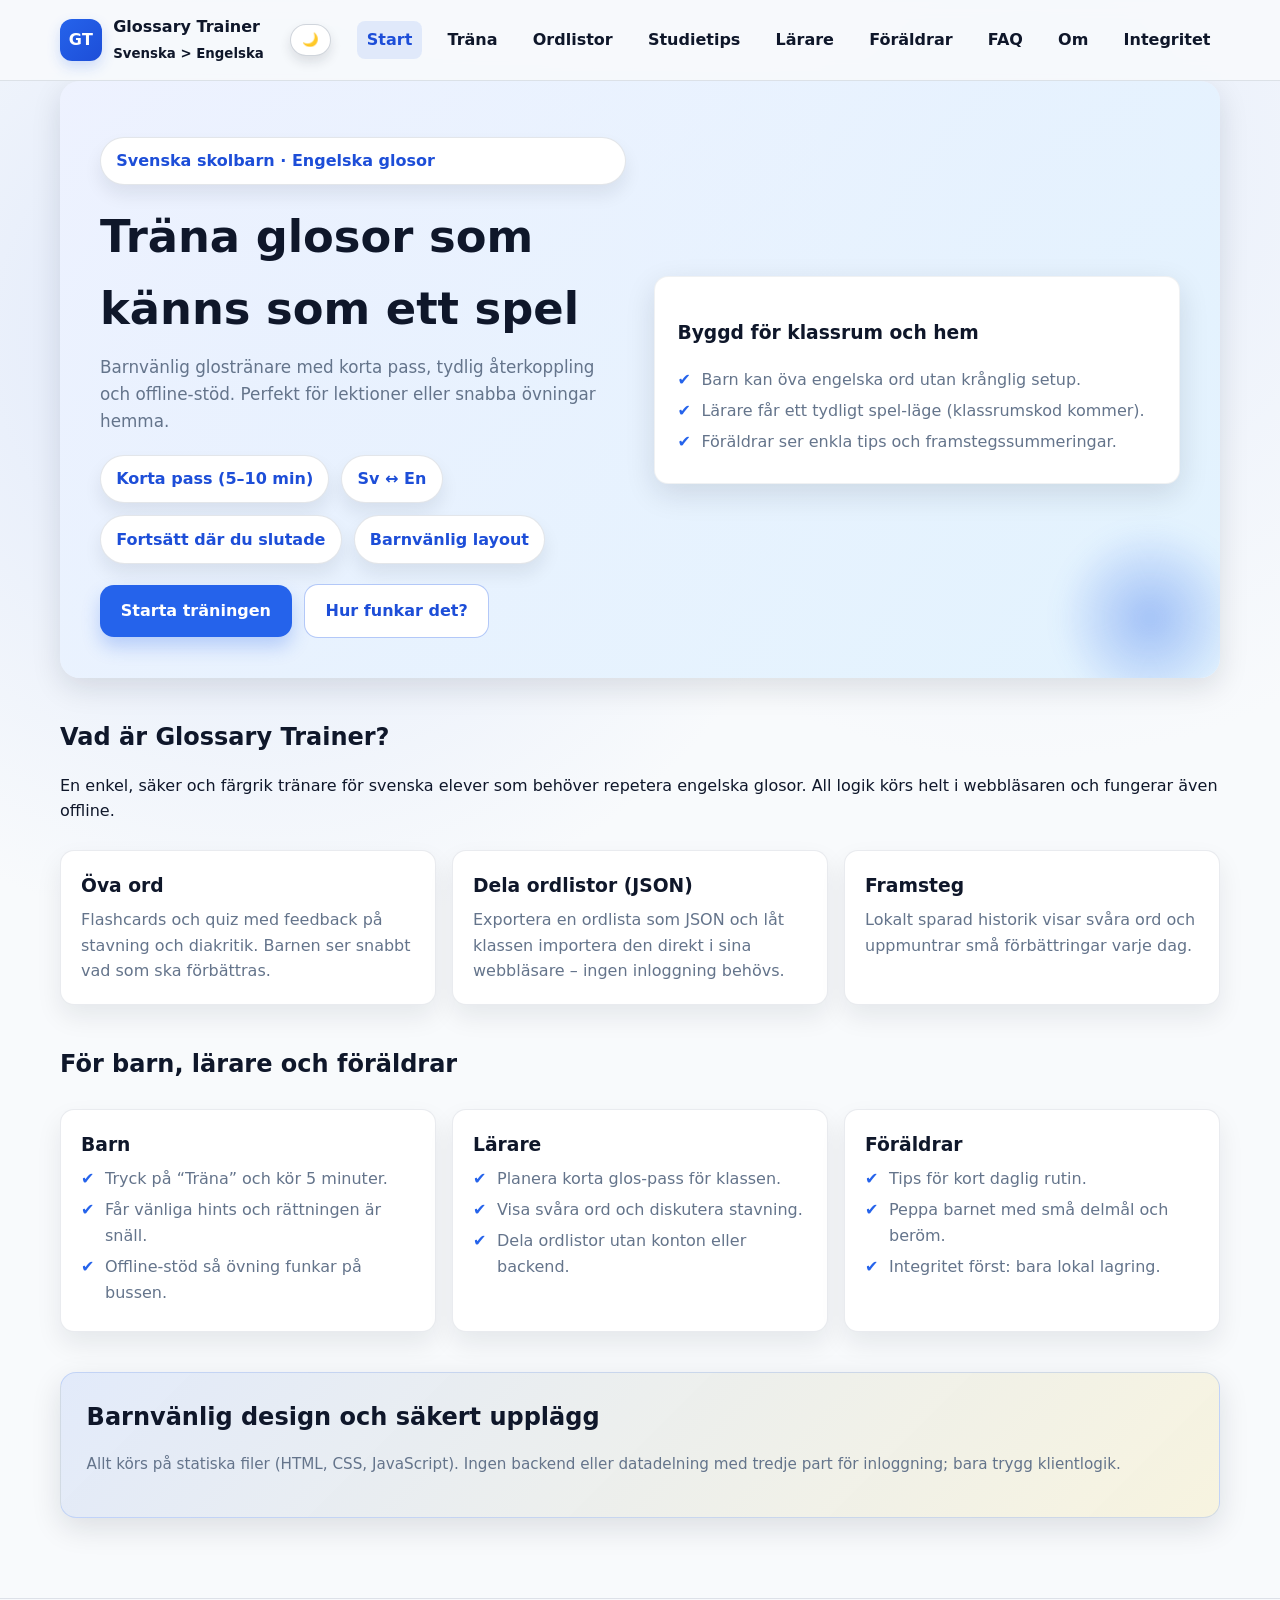
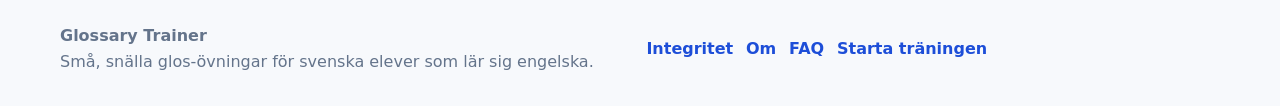
<file: index.html>
<!DOCTYPE html>
<html lang="sv">
<head>
  <meta charset="utf-8">
  <meta name="viewport" content="width=device-width, initial-scale=1">
  <meta http-equiv="Content-Security-Policy" content="default-src 'self'; style-src 'self' 'unsafe-inline'; img-src 'self' data: https://pagead2.googlesyndication.com https://googleads.g.doubleclick.net https://tpc.googlesyndication.com https://www.google-analytics.com; script-src 'self' 'unsafe-inline' https://pagead2.googlesyndication.com https://www.googletagmanager.com; connect-src 'self' https://pagead2.googlesyndication.com https://googleads.g.doubleclick.net https://www.google-analytics.com https://www.googletagmanager.com; frame-src https://googleads.g.doubleclick.net https://tpc.googlesyndication.com;">
  <title>Glossary Trainer | Svenska och Engelska glosor</title>
  <meta name="description" content="Glossary Trainer hjälper svenska skolbarn, lärare och föräldrar att träna engelska glosor på ett lekfullt och barnsäkert sätt.">
  <meta name="google-site-verification" content="8n_NNmSMlCgCqtONgCPEUggd4FST_eqx-KHPI5cfrjA">
  <meta name="google-adsense-account" content="ca-pub-8840406607435652">
  <script async src="https://pagead2.googlesyndication.com/pagead/js/adsbygoogle.js?client=ca-pub-8840406607435652" crossorigin="anonymous"></script>
  <script async src="https://www.googletagmanager.com/gtag/js?id=G-GJ0XDNEQVE"></script>
  <script>
    window.dataLayer = window.dataLayer || [];
    function gtag(){dataLayer.push(arguments);}
    gtag("js", new Date());
    gtag("config", "G-GJ0XDNEQVE");
  </script>
  <link rel="manifest" href="manifest.webmanifest">
  <link rel="icon" href="[data-uri]">
  <link rel="stylesheet" href="site.css">
</head>
<body class="home">
    <header class="site-header">
    <div class="site-header-inner">
      <a class="brand" href="index.html" aria-label="Glossary Trainer startsida">
        <span class="brand-mark" aria-hidden="true">GT</span>
        <div>
          <div>Glossary Trainer</div>
          <small>Svenska > Engelska</small>
        </div>
      </a>
      <div class="header-actions">
        <button class="theme-toggle" type="button" data-theme-toggle aria-label="Byt tema">
          <span class="theme-toggle-icon" aria-hidden="true">??</span>
        </button>
        <button class="nav-toggle" type="button" data-nav-toggle aria-expanded="false" aria-controls="primaryNav" aria-label="�ppna meny">Meny</button>
      </div>
      <nav class="site-nav" id="primaryNav">
        <a href="index.html" aria-current="page">Start</a>
        <a href="game.html">Träna</a>
        <a href="word-lists.html">Ordlistor</a>
        <a href="study-tips.html">Studietips</a>
        <a href="teachers.html">Lärare</a>
        <a href="parents.html">Föräldrar</a>
        <a href="faq.html">FAQ</a>
        <a href="about.html">Om</a>
        <a href="privacy.html">Integritet</a>
        
      </nav>
    </div>
  </header>

  <main class="site-shell">
    <section class="hero reveal">
      <div>
        <p class="pill">Svenska skolbarn · Engelska glosor</p>
        <h1>Träna glosor som känns som ett spel</h1>
        <p class="lead">Barnvänlig glostränare med korta pass, tydlig återkoppling och offline-stöd. Perfekt för lektioner eller snabba övningar hemma.</p>
        <div class="hero-pills">
          <span class="pill">Korta pass (5–10 min)</span>
          <span class="pill">Sv ↔ En</span>
          <span class="pill">Fortsätt där du slutade</span>
          <span class="pill">Barnvänlig layout</span>
        </div>
        <div class="cta-group">
          <a class="cta-button" href="game.html">Starta träningen</a>
          <a class="cta-button secondary" href="#guide">Hur funkar det?</a>
        </div>
      </div>
      <div class="hero-card">
        <h3>Byggd för klassrum och hem</h3>
        <ul class="highlight-list">
          <li>Barn kan öva engelska ord utan krånglig setup.</li>
          <li>Lärare får ett tydligt spel-läge (klassrumskod kommer).</li>
          <li>Föräldrar ser enkla tips och framstegssummeringar.</li>
        </ul>
      </div>
    </section>



    <section class="section reveal" id="guide">
      <h2>Vad är Glossary Trainer?</h2>
      <p>En enkel, säker och färgrik tränare för svenska elever som behöver repetera engelska glosor. All logik körs helt i webbläsaren och fungerar även offline.</p>
      <div class="feature-grid">
        <article class="card">
          <h3>Öva ord</h3>
          <p>Flashcards och quiz med feedback på stavning och diakritik. Barnen ser snabbt vad som ska förbättras.</p>
        </article>
        <article class="card">
          <h3>Dela ordlistor (JSON)</h3>
          <p>Exportera en ordlista som JSON och låt klassen importera den direkt i sina webbläsare – ingen inloggning behövs.</p>
        </article>
        <article class="card">
          <h3>Framsteg</h3>
          <p>Lokalt sparad historik visar svåra ord och uppmuntrar små förbättringar varje dag.</p>
        </article>
      </div>
    </section>

    <section class="section reveal">
      <h2>För barn, lärare och föräldrar</h2>
      <div class="feature-grid">
        <article class="card">
          <h3>Barn</h3>
          <ul class="highlight-list">
            <li>Tryck på “Träna” och kör 5 minuter.</li>
            <li>Får vänliga hints och rättningen är snäll.</li>
            <li>Offline-stöd så övning funkar på bussen.</li>
          </ul>
        </article>
        <article class="card">
          <h3>Lärare</h3>
          <ul class="highlight-list">
            <li>Planera korta glos-pass för klassen.</li>
            <li>Visa svåra ord och diskutera stavning.</li>
            <li>Dela ordlistor utan konton eller backend.</li>
        </article>
        <article class="card">
          <h3>Föräldrar</h3>
          <ul class="highlight-list">
            <li>Tips för kort daglig rutin.</li>
            <li>Peppa barnet med små delmål och beröm.</li>
            <li>Integritet först: bara lokal lagring.</li>
          </ul>
        </article>
      </div>
    </section>

    <section class="section callout reveal">
      <h2>Barnvänlig design och säkert upplägg</h2>
      <p class="footnotes">Allt körs på statiska filer (HTML, CSS, JavaScript). Ingen backend eller datadelning med tredje part för inloggning; bara trygg klientlogik.</p>
    </section>
  </main>

  <footer>
    <div class="footer-inner">
      <div>
        <strong>Glossary Trainer</strong><br>
        Små, snälla glos-övningar för svenska elever som lär sig engelska.
      </div>
      <div class="footer-links">
        <a href="privacy.html">Integritet</a>
        <a href="about.html">Om</a>
        <a href="faq.html">FAQ</a>
        <a href="game.html">Starta träningen</a>
      </div>
    </div>
  </footer>

  <script src="site.js"></script>
</body>
</html>
</file>
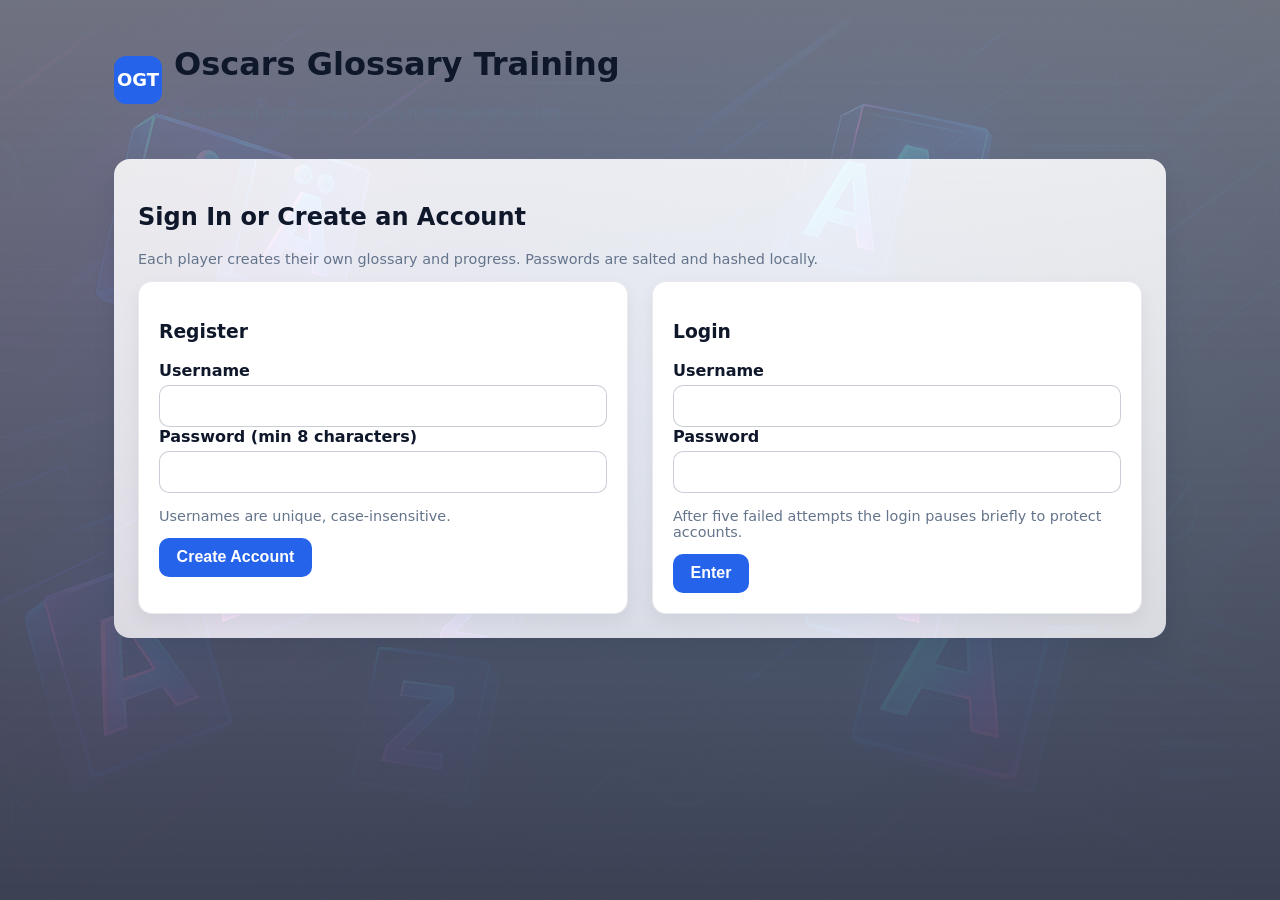
<file: Glossary trainer/index.html>
﻿<!--
README: Deploy on GitHub Pages
1. Commit these files to a GitHub repository.
2. In repository settings, enable GitHub Pages for the main branch (root folder).
3. Visit the published HTTPS URL; the service worker will activate after the first load.
App: Oscars Glossary Training (Swedish <-> English) - offline-ready single page PWA.
-->
<!DOCTYPE html>
<html lang="en">
<head>
  <meta charset="utf-8">
  <meta name="viewport" content="width=device-width, initial-scale=1">
  <meta http-equiv="Content-Security-Policy" content="default-src 'self'; style-src 'self' 'unsafe-inline'; img-src 'self' data:; script-src 'self' 'unsafe-inline';">
  <title>Oscars Glossary Training</title>
  <meta name="description" content="Oscars Glossary Training helps learners master Swedish and English vocabulary with saved progress and offline PWA support.">
  <link rel="manifest" href="manifest.webmanifest">
  <link rel="icon" href="[data-uri]">
  <meta name="theme-color" content="#2563eb">
  <style>
    :root {
      color-scheme: light;
      --primary: #2563eb;
      --primary-dark: #1d4ed8;
      --accent: #facc15;
      --bg: #f8fafc;
      --card: #ffffff;
      --text: #0f172a;
      --muted: #64748b;
      --success: #16a34a;
      --warning: #ea580c;
      --danger: #dc2626;
      font-family: "Segoe UI", system-ui, sans-serif;
    }

    * {
      box-sizing: border-box;
    }

    body {
      margin: 0;
      background-color: var(--bg);
      color: var(--text);
      min-height: 100vh;
    }

    body::before {
      content: "";
      position: fixed;
      inset: 0;
      background: url("Image/background-glossary-neon-tiles-hero-1920x1080.webp") center/cover no-repeat;
      opacity: 0.35;
      z-index: -2;
    }

    body::after {
      content: "";
      position: fixed;
      inset: 0;
      background: linear-gradient(180deg, rgba(15, 23, 42, 0.35), rgba(15, 23, 42, 0.7));
      z-index: -1;
    }

    h1, h2, h3 {
      font-weight: 700;
    }

    a {
      color: var(--primary-dark);
    }

    button {
      cursor: pointer;
    }

    .sr-only {
      position: absolute;
      width: 1px;
      height: 1px;
      padding: 0;
      margin: -1px;
      overflow: hidden;
      clip: rect(0, 0, 0, 0);
      white-space: nowrap;
      border: 0;
    }

    #app {
      max-width: 1100px;
      margin: auto;
      padding: 1.5rem;
      position: relative;
      z-index: 0;
    }

    header {
      display: flex;
      flex-wrap: wrap;
      gap: 1rem;
      align-items: center;
      justify-content: space-between;
      margin-bottom: 1.5rem;
    }

    .brand {
      display: flex;
      align-items: center;
      gap: 0.75rem;
    }

    .brand-icon {
      width: 48px;
      height: 48px;
      border-radius: 12px;
      background: var(--primary);
      display: grid;
      place-items: center;
      color: #fff;
      font-weight: 700;
      font-size: 1.125rem;
    }

    .view {
      background:
        linear-gradient(180deg, rgba(255, 255, 255, 0.92), rgba(255, 255, 255, 0.85)),
        url("Image/background-glossary-neon-tiles-hero-1920x1080.webp") center/cover no-repeat;
      border-radius: 16px;
      padding: 1.5rem;
      box-shadow: 0 12px 24px rgba(18, 27, 46, 0.08);
    }

    .hidden {
      display: none !important;
    }

    .panel-grid {
      display: grid;
      gap: 1.5rem;
      grid-template-columns: repeat(auto-fit, minmax(260px, 1fr));
    }

    .panel {
      background: var(--card);
      border-radius: 14px;
      padding: 1.25rem;
      border: 1px solid rgba(100, 116, 139, 0.15);
      box-shadow: 0 6px 18px rgba(15, 23, 42, 0.06);
    }

    label {
      display: block;
      font-weight: 600;
      margin-bottom: 0.3rem;
    }

    input[type="text"],
    input[type="password"],
    textarea,
    select {
      width: 100%;
      padding: 0.7rem 0.8rem;
      border-radius: 10px;
      border: 1px solid rgba(100, 116, 139, 0.35);
      font-size: 1rem;
      background: #fff;
      transition: border-color 0.2s ease;
    }

    input:focus,
    textarea:focus,
    select:focus {
      outline: none;
      border-color: var(--primary);
      box-shadow: 0 0 0 3px rgba(37, 99, 235, 0.15);
    }

    textarea {
      min-height: 120px;
      resize: vertical;
    }

    button,
    .btn {
      background: var(--primary);
      color: #fff;
      border: none;
      border-radius: 10px;
      padding: 0.65rem 1.1rem;
      font-size: 1rem;
      font-weight: 600;
      transition: background 0.2s ease, transform 0.1s ease, box-shadow 0.2s ease, filter 0.2s ease;
      display: inline-flex;
      align-items: center;
      gap: 0.4rem;
    }

    button:hover,
    .btn:hover {
      background: var(--primary-dark);
      box-shadow: 0 8px 20px rgba(37, 99, 235, 0.35);
      filter: brightness(1.05);
    }

    button.secondary:hover,
    .btn.secondary:hover,
    .nav-buttons button:hover,
    button.ghost:hover {
      box-shadow: 0 6px 16px rgba(15, 23, 42, 0.2);
      filter: brightness(1.08);
    }

    button:disabled,
    .btn:disabled {
      background: rgba(100, 116, 139, 0.4);
      cursor: not-allowed;
    }

    button.secondary {
      background: rgba(37, 99, 235, 0.12);
      color: var(--primary-dark);
    }

    button.ghost {
      background: transparent;
      color: var(--primary-dark);
      padding-left: 0;
    }

    button.danger,
    .btn.danger {
      background: rgba(220, 38, 38, 0.12);
      color: var(--danger);
    }

    button.danger:hover,
    .btn.danger:hover {
      background: var(--danger);
      color: #fff;
      box-shadow: 0 8px 20px rgba(220, 38, 38, 0.35);
    }

    .nav-buttons {
      display: flex;
      gap: 0.5rem;
      flex-wrap: wrap;
      margin-bottom: 1rem;
    }

    .nav-buttons button {
      background: rgba(15, 23, 42, 0.08);
      color: var(--text);
    }

    .nav-buttons button.active {
      background: var(--primary);
      color: #fff;
    }

    .glossary-controls {
      display: flex;
      flex-wrap: wrap;
      gap: 0.75rem;
      margin-bottom: 1.5rem;
      align-items: center;
    }

    
    .logout-accent {

      background: #ff5fd2;
      color: #160f29;
      border: none;
    }

    .logout-accent:hover {

      background: #ff73da;
      color: #0f0a1a;
      box-shadow: 0 8px 26px rgba(255, 95, 210, 0.45);
      filter: brightness(1.08);
    }

    .pill {
      display: inline-flex;
      align-items: center;
      gap: 0.35rem;
      padding: 0.4rem 0.75rem;
      border-radius: 999px;
      background: rgba(100, 116, 139, 0.12);
      font-size: 0.9rem;
      font-weight: 600;
    }

    table {
      width: 100%;
      border-collapse: collapse;
      margin-top: 1rem;
    }

    th, td {
      padding: 0.75rem 0.6rem;
      text-align: left;
      border-bottom: 1px solid rgba(100, 116, 139, 0.12);
    }

    th {
      font-size: 0.9rem;
      color: var(--muted);
      text-transform: uppercase;
      letter-spacing: 0.04em;
    }

    .table-actions {
      display: flex;
      gap: 0.4rem;
      flex-wrap: wrap;
    }

    .badge {
      display: inline-flex;
      align-items: center;
      gap: 0.3rem;
      border-radius: 999px;
      padding: 0.1rem 0.6rem;
      font-size: 0.85rem;
      font-weight: 600;
    }

    .badge.success { background: rgba(22, 163, 74, 0.15); color: var(--success); }
    .badge.partial { background: rgba(234, 88, 12, 0.15); color: var(--warning); }
    .badge.danger { background: rgba(220, 38, 38, 0.15); color: var(--danger); }

    .quiz-card {
      background: rgba(37, 99, 235, 0.05);
      border-radius: 16px;
      padding: 1.5rem;
      margin-top: 1rem;
    }

    .quiz-question {
      font-size: 1.6rem;
      font-weight: 700;
      margin-bottom: 1rem;
    }

    .choices-grid {
      display: grid;
      gap: 0.75rem;
      grid-template-columns: repeat(auto-fit, minmax(180px, 1fr));
      margin-top: 1rem;
    }

    .choices-grid button {
      justify-content: flex-start;
      background: #fff;
      color: var(--text);
      border: 2px solid transparent;
      box-shadow: 0 8px 20px rgba(15, 23, 42, 0.04);
    }

    .choices-grid button:focus {
      outline: none;
      border-color: var(--primary);
    }

    .progress-bar {
      height: 10px;
      border-radius: 999px;
      background: rgba(37, 99, 235, 0.2);
      overflow: hidden;
      margin-top: 1rem;
    }

    .progress-bar span {
      display: block;
      height: 100%;
      background: linear-gradient(90deg, var(--primary), var(--accent));
      width: 0%;
      transition: width 0.3s ease;
    }

    .results-grid {
      display: grid;
      gap: 1rem;
      grid-template-columns: repeat(auto-fit, minmax(200px, 1fr));
      margin-bottom: 1.5rem;
    }

    .results-grid .stat {
      background: rgba(15, 23, 42, 0.06);
      padding: 1rem;
      border-radius: 12px;
      font-weight: 600;
      display: flex;
      flex-direction: column;
      gap: 0.3rem;
    }

    .settings-grid {
      display: grid;
      gap: 1.5rem;
      grid-template-columns: repeat(auto-fit, minmax(260px, 1fr));
      margin-top: 1rem;
    }

    .settings-group h3 {
      margin-top: 0;
    }

    .switch-row {
      display: flex;
      align-items: center;
      gap: 0.75rem;
      margin-bottom: 0.8rem;
    }

    .hint {
      font-size: 0.9rem;
      color: var(--muted);
    }

    .warning-text {
      color: var(--danger);
      font-weight: 600;
    }

    @media (max-width: 720px) {
      #app {
        padding: 1rem;
      }

      header {
        justify-content: center;
      }

      .nav-buttons {
        justify-content: center;
      }

      .choices-grid {
        grid-template-columns: repeat(auto-fit, minmax(140px, 1fr));
      }
    }
  </style>
</head>
<body>
  <div id="app">
    <header>
      <div class="brand">
        <div class="brand-icon" aria-hidden="true">OGT</div>
        <div>
          <h1 id="brandTitle">Oscars Glossary Training</h1>
          <p id="brandWarning" class="hint">Educational login stored locally; not for sensitive data.</p>
        </div>
      </div>
      <div id="sessionInfo" class="pill hidden" aria-live="polite"></div>
      <button id="logoutBtn" class="secondary hidden logout-accent" type="button">Logout</button>
    </header>

    <section id="authView" class="view">
      <h2 id="authTitle">Sign In or Create an Account</h2>
      <p id="authHint" class="hint">Each player creates their own glossary and progress. Passwords are salted and hashed locally.</p>
      <div class="panel-grid">
        <div class="panel">
          <h3 id="registerHeading">Register</h3>
          <form id="registerForm">
            <label for="registerUsername">Username</label>
            <input id="registerUsername" name="username" type="text" autocomplete="username" minlength="3" maxlength="30" required>
            <label for="registerPassword">Password (min 8 characters)</label>
            <input id="registerPassword" name="password" type="password" autocomplete="new-password" minlength="8" required>
            <p class="hint">Usernames are unique, case-insensitive.</p>
            <button type="submit">Create Account</button>
          </form>
        </div>
        <div class="panel">
          <h3 id="loginHeading">Login</h3>
          <form id="loginForm">
            <label for="loginUsername">Username</label>
            <input id="loginUsername" name="username" type="text" autocomplete="username" required>
            <label for="loginPassword">Password</label>
            <input id="loginPassword" name="password" type="password" autocomplete="current-password" required>
            <p class="hint">After five failed attempts the login pauses briefly to protect accounts.</p>
            <button type="submit">Enter</button>
          </form>
        </div>
      </div>
    </section>

    <section id="appView" class="view hidden" aria-live="polite">
      <nav class="nav-buttons" aria-label="Main">
        <button class="nav-btn active" data-target="glossaryView" type="button">Glossary Builder</button>
        <button class="nav-btn" data-target="quizView" type="button">Quiz</button>
        <button class="nav-btn" data-target="resultsView" type="button">Results & Review</button>
        <button class="nav-btn" data-target="settingsView" type="button">Settings</button>
      </nav>

      <section id="glossaryView">
        <h2 id="glossaryTitle">Build Your Glossaries</h2>
        <div class="glossary-controls">
          <div>
            <label for="glossarySelect">Active Glossary</label>
            <select id="glossarySelect"></select>
          </div>
          <div class="table-actions">
            <button id="createGlossaryBtn" type="button">New Glossary</button>
            <button id="renameGlossaryBtn" class="secondary" type="button">Rename</button>
            <button id="duplicateGlossaryBtn" class="secondary" type="button">Duplicate</button>
            <button id="deleteGlossaryBtn" class="secondary" type="button">Delete</button>
          </div>
          <span class="pill" id="termCountPill">0 terms</span>
        </div>

        <form id="addTermForm" class="panel-grid" autocomplete="off">
          <div class="panel">
            <h3 id="addTermHeading">Add a New Term</h3>
            <label for="svTermInput">Swedish Word</label>
            <input id="svTermInput" name="sv" type="text" required>
            <label for="enTermInput">English Synonyms (comma separated)</label>
            <input id="enTermInput" name="en" type="text" required>
            <p class="hint" id="addTermHint">No duplicate entries. Words save automatically. Add at least 10 terms before starting the quiz.</p>
            <button type="submit">Add Term</button>
          </div>
        </form>

        <div id="termsTableContainer" class="panel">
          <h3 id="termsHeading">Terms</h3>
          <div class="hint" id="noTermsHint">Add at least 10 entries to unlock quizzes.</div>
          <div class="table-wrapper">
            <table aria-describedby="termCountPill">
              <thead>
                <tr>
                  <th scope="col">Swedish</th>
                  <th scope="col">English Synonyms</th>
                  <th scope="col">Tags</th>
                  <th scope="col">Actions</th>
                </tr>
              </thead>
              <tbody id="termsTableBody"></tbody>
            </table>
          </div>
        </div>
      </section>

      <section id="quizView" class="hidden">
        <h2 id="quizTitle">Practice Session</h2>
        <p id="quizHint" class="hint">Shuffle words each time. Use keyboard: Enter to submit, 1–4 for choices, N for next.</p>
        <div class="panel quiz-card" id="quizIntro">
          <p id="quizIntroText">Choose your mode in Settings, then start when ready.</p>
          <button id="toggleModeQuizBtn" class="secondary" type="button">Switch Mode</button>
          <button id="startQuizBtn" type="button">Start Quiz</button>
          <button id="retryIncorrectBtn" class="secondary hidden" type="button">Retry Incorrect Only</button>
          <button id="reviewDifficultBtn" class="secondary hidden" type="button">Review Difficult Words</button>
        </div>
        <div id="quizArea" class="quiz-card hidden">
          <div class="progress-bar" role="progressbar" aria-valuemin="0" aria-valuemax="100">
            <span id="progressFill"></span>
          </div>
          <p id="quizProgressText" class="hint">Question 0 of 0</p>
          <div id="quizQuestion" class="quiz-question"></div>
          <form id="typeAnswerForm" class="hidden" autocomplete="off">
            <label class="sr-only" for="typeAnswerInput">Your answer</label>
            <input id="typeAnswerInput" type="text" autocomplete="off">
            <div class="table-actions">
              <button type="submit">Submit</button>
              <button id="showHintBtn" class="ghost" type="button">Show hint</button>
            </div>
          </form>
          <div id="choiceOptions" class="choices-grid hidden" role="group" aria-label="Multiple choice answers"></div>
          <div class="table-actions">
            <button id="nextQuestionBtn" class="secondary" type="button">Next</button>
            <button id="abortQuizBtn" class="danger" type="button">Abort Quiz</button>
          </div>
          <div id="feedbackMessage" class="hint" aria-live="assertive"></div>
        </div>
      </section>

      <section id="resultsView" class="hidden">
        <h2 id="resultsTitle">Results & Review</h2>
        <div id="resultsSummary" class="results-grid"></div>
        <div class="table-actions">
          <button id="toggleModeResultsBtn" class="secondary" type="button">Switch Mode</button>
          <button id="restartQuizBtn" class="secondary" type="button">Play Again (Shuffle)</button>
        </div>
        <div class="table-wrapper">
          <table>
            <thead>
              <tr>
                <th scope="col">Swedish</th>
                <th scope="col">Your Answer</th>
                <th scope="col">Expected</th>
                <th scope="col">Similarity %</th>
                <th scope="col">Status</th>
              </tr>
            </thead>
            <tbody id="resultsTableBody"></tbody>
          </table>
        </div>
      </section>

      <section id="settingsView" class="hidden">
        <h2 id="settingsTitle">Player Settings & Data</h2>
        <div class="settings-grid">
          <div class="settings-group panel">
            <h3 id="quizPreferencesHeading">Quiz Preferences</h3>
            <div class="switch-row">
              <label for="modeSelect">Quiz Mode</label>
              <select id="modeSelect">
                <option value="type">Type Mode</option>
                <option value="guess">Guess Mode</option>
              </select>
            </div>
            <div class="switch-row">
              <label for="languageSelect">Interface language</label>
              <select id="languageSelect">
                <option value="en">English</option>
                <option value="sv">Svenska</option>
              </select>
            </div>
            <div class="switch-row">
              <input id="hintToggle" type="checkbox">
              <label for="hintToggle">Show first-letter hint button</label>
            </div>
            <div class="switch-row">
              <input id="punctuationToggle" type="checkbox">
              <label for="punctuationToggle">Ignore punctuation in answers</label>
            </div>
            <div class="switch-row">
              <input id="strictToggle" type="checkbox">
              <label for="strictToggle">Strict correct threshold (95%)</label>
            </div>
            <div class="switch-row">
              <input id="diacriticToggle" type="checkbox">
              <label for="diacriticToggle">Treat diacritics as identical</label>
            </div>
          </div>
          <div class="settings-group panel">
            <h3 id="playerDataHeading">Player Data</h3>
            <p class="hint">All progress is stored automatically on this device.</p>
          </div>
          <div class="settings-group panel">
            <h3 id="dangerHeading">Danger Zone</h3>
            <p id="resetHint" class="hint">Reset to defaults clears settings for this player.</p>
            <button id="resetSettingsBtn" class="secondary" type="button">Reset Settings</button>
            <p id="deleteWarning" class="warning-text">Delete account removes all saved glossaries and history.</p>
            <label id="confirmDeleteLabel" for="confirmDeleteInput">Type your username to confirm</label>
            <input id="confirmDeleteInput" type="text" autocomplete="off">
            <button id="deleteAccountBtn" class="btn danger" type="button">Delete Account</button>
          </div>
        </div>
      </section>
    </section>
    <div id="ariaStatus" class="sr-only" aria-live="polite"></div>
  </div>
  <script>
    (() => {
      const STORAGE_KEY = "oscarsGlossaryTrainingData";
      const LEGACY_STORAGE_KEY = "httpsGlossaryTrainerData";
      const AUTH_DRAFT_KEY = "oscarsGlossaryAuthDraft";
      const MIN_TERMS_REQUIRED = 10;
      const BACKOFF_BASE_MS = 30000;
      const PARTIAL_THRESHOLD = 60;
      const TRANSLATIONS = {
        en: {
          ui: {
            windowTitle: "Oscars Glossary Training",
            brandTitle: "Oscars Glossary Training",
            brandWarning: "Educational login stored locally; not for sensitive data.",
            nav: {
              glossary: "Glossary Builder",
              quiz: "Quiz",
              results: "Results & Review",
              settings: "Settings"
            },
            logout: "Logout",
            sessionSignedIn: ({ username }) => `Signed in as ${username}`
          },
          auth: {
            title: "Sign In or Create an Account",
            hint: "Each player creates their own glossary and progress. Passwords are salted and hashed locally.",
            register: {
              heading: "Register",
              usernameLabel: "Username",
              passwordLabel: "Password (min 8 characters)",
              hint: "Usernames are unique, case-insensitive.",
              button: "Create Account"
            },
            login: {
              heading: "Login",
              usernameLabel: "Username",
              passwordLabel: "Password",
              hint: "After five failed attempts the login pauses briefly to protect accounts.",
              button: "Enter"
            }
          },
          glossary: {
            title: "Build Your Glossaries",
            activeLabel: "Active Glossary",
            buttons: {
              new: "New Glossary",
              rename: "Rename",
              duplicate: "Duplicate",
              delete: "Delete"
            },
            defaultName: "My Glossary",
            initialName: "My First Glossary",
            importedName: "Imported Glossary",
            untitled: "Untitled Glossary",
            prompts: {
              newName: "Name for new glossary?",
              rename: "Rename glossary:",
              duplicate: "Name for duplicated glossary?",
              copySuffix: " Copy",
              confirmDelete: ({ name }) => `Delete glossary "${name}"? This cannot be undone.`,
              confirmDeleteTerm: ({ term }) => `Delete "${term}"?`
            },
            addHeading: "Add a New Term",
            svLabel: "Swedish Word",
            enLabel: "English Synonyms (comma separated)",
            addHint: "No duplicate entries. Words save automatically. Add at least 10 terms before starting the quiz.",
            addButton: "Add Term",
            termsHeading: "Terms",
            empty: "No terms yet. Add your first vocabulary pair.",
            termCount: ({ count }) => `${count} ${count === 1 ? "term" : "terms"}`,
            moreNeeded: ({ remaining }) => `Add ${remaining} more terms to unlock quizzes.`,
            ready: "Great! You can start a quiz at any time.",
            table: {
              swedish: "Swedish",
              english: "English Synonyms",
              tags: "Tags",
              actions: "Actions"
            },
            actions: {
              edit: "Edit",
              delete: "Delete",
              save: "Save",
              cancel: "Cancel"
            }
          },
          quiz: {
            title: "Practice Session",
            hint: "Shuffle words each time. Use keyboard: Enter to submit, 1–4 for choices, N for next.",
            intro: "Use the mode button or Settings to switch styles, then start when ready.",
            buttons: {
              start: "Start Quiz",
              retry: "Retry Incorrect Only",
              review: "Review Difficult Words",
              submit: "Submit",
              hint: "Show hint",
              next: "Next",
              abort: "Abort Quiz",
              switchToType: "Switch to Type Mode",
              switchToGuess: "Switch to Guess Mode"
            },
            progress: ({ current, total }) => `Question ${current} of ${total}`,
            hintMessage: ({ letter }) => `Hint: starts with ${letter}`,
            statuses: {
              correct: "Correct",
              partial: "Partially correct",
              incorrect: "Incorrect"
            },
            feedback: ({ status, expected, similarity }) => `${status} | Expected: ${expected} (${similarity}%)`,
            expectedLabel: "Expected",
            resultsAnnounce: "Quiz finished. Review your results."
          },
          results: {
            title: "Results & Review",
            stats: {
              overall: "Overall Accuracy",
              correct: "Correct",
              partial: "Partially Correct",
              incorrect: "Incorrect"
            },
            buttons: {
              restart: "Play Again (Shuffle)"
            },
            headers: {
              swedish: "Swedish",
              yourAnswer: "Your Answer",
              expected: "Expected",
              similarity: "Similarity %",
              status: "Status"
            },
            emptyHint: "Complete a quiz to see your results."
          },
          settings: {
            title: "Player Settings & Data",
            quizPreferences: "Quiz Preferences",
            playerDataHeading: "Player Data",
            modeLabel: "Quiz Mode",
            modeOptions: {
              type: "Type Mode",
              guess: "Guess Mode"
            },
            languageLabel: "Interface language",
            languageOptions: {
              en: "English",
              sv: "Swedish"
            },
            hintToggle: "Show first-letter hint button",
            punctuationToggle: "Ignore punctuation in answers",
            strictToggle: "Strict correct threshold (95%)",
            diacriticsToggle: "Treat diacritics as identical",
            danger: {
              heading: "Danger Zone",
              resetHint: "Reset to defaults clears settings for this player.",
              resetButton: "Reset Settings",
              deleteWarning: "Delete account removes all saved glossaries and history.",
              confirmLabel: "Type your username to confirm",
              deleteButton: "Delete Account"
            }
          },
          messages: {
            accountCreated: "Account created. You are now signed in.",
            loginSuccessful: "Login successful.",
            loggedOut: "Logged out.",
            glossaryRenamed: "Glossary renamed.",
            glossaryDuplicated: "Glossary duplicated.",
            glossaryDeleted: "Glossary deleted.",
            glossaryCreated: "Glossary created.",
            termAdded: "Term added.",
            termUpdated: "Term updated.",
            termDeleted: "Term deleted.",
            noDifficultWords: "No difficult words found yet.",
            settingsReset: "Settings reset.",
            fieldsRequired: "Both fields are required.",
            duplicateTerm: "That Swedish word already exists.",
            createGlossaryFirst: "Create a glossary first.",
            quizStarted: "Quiz started.",
            quizFinished: "Quiz finished. Review your results.",
            quizAborted: "Quiz aborted.",
            modeChanged: ({ modeName }) => `Mode set to ${modeName}.`,
            noIncorrectToRetry: "No incorrect answers to retry.",
            incorrectRemoved: "All incorrect items were removed from the glossary.",
            completeQuizFirst: "Complete a quiz first.",
            typeUsernameToConfirm: "Type your username to confirm deletion.",
            accountDeleted: "Account deleted.",
            languageChanged: ({ languageName }) => `Language changed to ${languageName}.`,
            hintEnabled: "Hint button enabled.",
            hintDisabled: "Hint button disabled.",
            punctuationIgnore: "Ignoring punctuation.",
            punctuationConsider: "Considering punctuation.",
            strictOn: "Strict mode on.",
            strictOff: "Strict mode off.",
            diacriticsOn: "Diacritics will be ignored.",
            diacriticsOff: "Diacritics will be respected.",
            confirmDeleteAccount: "Delete your account and all saved data?"
          },
          errors: {
            noActiveUser: "No active user.",
            usernameTooShort: "Username must be at least 3 characters.",
            passwordTooShort: "Password must be at least 8 characters.",
            usernameExists: "Username already exists.",
            enterUsernamePassword: "Enter username and password.",
            invalidCredentials: "Invalid username or password.",
            tooManyAttempts: ({ wait }) => `Too many attempts. Try again in ${wait} seconds.`,
            createGlossaryFirst: "Create a glossary first.",
            bothRequired: "Both Swedish and English are required.",
            duplicateTerm: "That Swedish word already exists.",
            invalidDataFormat: "Invalid data format."
          }
        },
        sv: {
          ui: {
            windowTitle: "Oscars ordträning",
            brandTitle: "Oscars ordträning",
            brandWarning: "Utbildningsinloggning sparas lokalt; inte för känslig information.",
            nav: {
              glossary: "Ordlistor",
              quiz: "Quiz",
              results: "Resultat & repetition",
              settings: "Inställningar"
            },
            logout: "Logga ut",
            sessionSignedIn: ({ username }) => `Inloggad som ${username}`
          },
          auth: {
            title: "Logga in eller skapa konto",
            hint: "Varje spelare skapar egna ordlistor och framsteg. Lösenord saltas och hashas lokalt.",
            register: {
              heading: "Registrera dig",
              usernameLabel: "Användarnamn",
              passwordLabel: "Lösenord (minst 8 tecken)",
              hint: "Användarnamn måste vara unika och är inte skiftlägeskänsliga.",
              button: "Skapa konto"
            },
            login: {
              heading: "Logga in",
              usernameLabel: "Användarnamn",
              passwordLabel: "Lösenord",
              hint: "Efter fem misslyckade försök pausas inloggningen för att skydda konton.",
              button: "Logga in"
            }
          },
          glossary: {
            title: "Skapa dina ordlistor",
            activeLabel: "Aktiv ordlista",
            buttons: {
              new: "Ny ordlista",
              rename: "Byt namn",
              duplicate: "Duplicera",
              delete: "Ta bort"
            },
            defaultName: "Min ordlista",
            initialName: "Min första ordlista",
            importedName: "Importerad ordlista",
            untitled: "Namnlös ordlista",
            prompts: {
              newName: "Namn på ny ordlista?",
              rename: "Byt namn på ordlista:",
              duplicate: "Namn för duplicerad ordlista?",
              copySuffix: " Kopia",
              confirmDelete: ({ name }) => `Ta bort ordlistan "${name}"? Detta går inte att ångra.`,
              confirmDeleteTerm: ({ term }) => `Ta bort "${term}"?`
            },
            addHeading: "Lägg till nytt ord",
            svLabel: "Svenskt ord",
            enLabel: "Engelska synonymer (kommaseparerade)",
            addHint: "Inga dubbletter. Orden sparas automatiskt. Lägg till minst 10 ord innan du startar quizet.",
            addButton: "Lägg till ord",
            termsHeading: "Ord",
            empty: "Inga ord ännu. Lägg till ditt första glospar.",
            termCount: ({ count }) => `${count} ${count === 1 ? "ord" : "ord"}`,
            moreNeeded: ({ remaining }) => `Lägg till ${remaining} fler ord för att låsa upp quiz.`,
            ready: "Toppen! Du kan starta ett quiz när som helst.",
            table: {
              swedish: "Svenska",
              english: "Engelska synonymer",
              tags: "Taggar",
              actions: "Åtgärder"
            },
            actions: {
              edit: "Redigera",
              delete: "Ta bort",
              save: "Spara",
              cancel: "Avbryt"
            }
          },
          quiz: {
            title: "Övningspass",
            hint: "Blanda orden varje gång. Tangentbord: Enter skickar, 1–4 för alternativ, N för nästa.",
            intro: "Byt läge med knappen eller i inställningar och starta när du är redo.",
            buttons: {
              start: "Starta quiz",
              retry: "Försök igen med fel svar",
              review: "Repetera svåra ord",
              submit: "Skicka in",
              hint: "Visa ledtråd",
              next: "Nästa",
              abort: "Avbryt quiz",
              switchToType: "Byt till skrivläge",
              switchToGuess: "Byt till gissningsläge"
            },
            progress: ({ current, total }) => `Fråga ${current} av ${total}`,
            hintMessage: ({ letter }) => `Ledtråd: börjar med ${letter}`,
            statuses: {
              correct: "Rätt",
              partial: "Delvis rätt",
              incorrect: "Fel"
            },
            feedback: ({ status, expected, similarity }) => `${status} | Förväntat: ${expected} (${similarity}%)`,
            expectedLabel: "Förväntat",
            resultsAnnounce: "Quiz klart. Granska dina resultat."
          },
          results: {
            title: "Resultat och repetition",
            stats: {
              overall: "Total träffsäkerhet",
              correct: "Rätt",
              partial: "Delvis rätt",
              incorrect: "Fel"
            },
            buttons: {
              restart: "Spela igen (blanda)"
            },
            headers: {
              swedish: "Svenska",
              yourAnswer: "Ditt svar",
              expected: "Förväntat",
              similarity: "Likhet %",
              status: "Status"
            },
            emptyHint: "Genomför ett quiz för att se resultat."
          },
          settings: {
            title: "Spelarinställningar & data",
            quizPreferences: "Quizinställningar",
            playerDataHeading: "Spelardata",
            modeLabel: "Quizläge",
            modeOptions: {
              type: "Skrivläge",
              guess: "Gissningsläge"
            },
            languageLabel: "Gränssnittsspråk",
            languageOptions: {
              en: "Engelska",
              sv: "Svenska"
            },
            hintToggle: "Visa ledtråd med första bokstaven",
            punctuationToggle: "Ignorera skiljetecken i svar",
            strictToggle: "Strikt gräns för rätt (95%)",
            diacriticsToggle: "Behandla diakritiska tecken som lika",
            danger: {
              heading: "Riskzon",
              resetHint: "Återställning återställer inställningarna för den här spelaren.",
              resetButton: "Återställ inställningar",
              deleteWarning: "Att ta bort kontot raderar alla sparade ordlistor och historik.",
              confirmLabel: "Skriv ditt användarnamn för att bekräfta",
              deleteButton: "Ta bort konto"
            }
          },
          messages: {
            accountCreated: "Konto skapat. Du är nu inloggad.",
            loginSuccessful: "Inloggning lyckades.",
            loggedOut: "Utloggad.",
            glossaryRenamed: "Ordlista döpt om.",
            glossaryDuplicated: "Ordlista duplicerad.",
            glossaryDeleted: "Ordlista borttagen.",
            glossaryCreated: "Ordlista skapad.",
            termAdded: "Ord tillaOG.",
            termUpdated: "Ord uppdaterat.",
            termDeleted: "Ord borttaget.",
            noDifficultWords: "Inga svåra ord hittades ännu.",
            settingsReset: "Inställningar återställda.",
            fieldsRequired: "Båda fälten krävs.",
            duplicateTerm: "Det svenska ordet finns redan.",
            createGlossaryFirst: "Skapa en ordlista först.",
            quizStarted: "Quiz startat.",
            quizFinished: "Quiz klart. Granska dina resultat.",
            quizAborted: "Quiz avbrutet.",
            modeChanged: ({ modeName }) => `Läge ändrat till ${modeName}.`,
            noIncorrectToRetry: "Inga felaktiga svar att repetera.",
            incorrectRemoved: "Alla felaktiga ord har tagits bort från ordlistan.",
            completeQuizFirst: "Genomför ett quiz först.",
            typeUsernameToConfirm: "Skriv ditt användarnamn för att bekräfta radering.",
            accountDeleted: "Kontot borttaget.",
            languageChanged: ({ languageName }) => `Språket ändrades till ${languageName}.`,
            hintEnabled: "Ledtrådsknappen aktiverades.",
            hintDisabled: "Ledtrådsknappen inaktiverades.",
            punctuationIgnore: "Skiljetecken ignoreras.",
            punctuationConsider: "Skiljetecken beaktas.",
            strictOn: "Strikt läge aktiverat.",
            strictOff: "Strikt läge avstänOG.",
            diacriticsOn: "Diakritiska tecken ignoreras.",
            diacriticsOff: "Diakritiska tecken skiljer på svar.",
            confirmDeleteAccount: "Ta bort ditt konto och alla sparade data?"
          },
          errors: {
            noActiveUser: "Ingen aktiv användare.",
            usernameTooShort: "Användarnamnet måste vara minst 3 tecken.",
            passwordTooShort: "Lösenordet måste vara minst 8 tecken.",
            usernameExists: "Användarnamnet finns redan.",
            enterUsernamePassword: "Ange användarnamn och lösenord.",
            invalidCredentials: "OgiltiOG användarnamn eller lösenord.",
            tooManyAttempts: ({ wait }) => `För många försök. Försök igen om ${wait} sekunder.`,
            createGlossaryFirst: "Skapa en ordlista först.",
            bothRequired: "Ange både svenska och engelska.",
            duplicateTerm: "Det svenska ordet finns redan.",
            invalidDataFormat: "OgiltiOG dataformat."
          }
        }
      };
      let currentLanguage = "en";

      function getTranslationObject(language) {
        return TRANSLATIONS[language] || TRANSLATIONS.en;
      }

      function resolveTranslation(obj, path) {
        return path.split(".").reduce((acc, key) => (acc && acc[key] !== undefined ? acc[key] : undefined), obj);
      }

      function formatString(template, params = {}) {
        return template.replace(/\{\{(\w+)\}\}/g, (_, key) => (params[key] !== undefined ? String(params[key]) : ""));
      }

      function getLanguageDisplayName(language, targetLanguage = currentLanguage) {
        const options = getTranslationObject(targetLanguage)?.settings?.languageOptions;
        if (options && options[language]) {
          return options[language];
        }
        const fallbackOptions = TRANSLATIONS.en.settings.languageOptions;
        return fallbackOptions[language] || language;
      }

      function t(path, params = {}) {
        const translation = resolveTranslation(getTranslationObject(currentLanguage), path);
        const fallback = resolveTranslation(TRANSLATIONS.en, path);
        const value = translation !== undefined ? translation : fallback;
        if (typeof value === "function") {
          return value(params);
        }
        if (typeof value === "string") {
          return formatString(value, params);
        }
        return value !== undefined ? value : path;
      }

      function updateTextContent(selectorOrElement, text) {
        const element = typeof selectorOrElement === "string" ? document.querySelector(selectorOrElement) : selectorOrElement;
        if (element) {
          element.textContent = text;
        }
      }

      function applyLanguage() {
        document.documentElement.lang = currentLanguage;
        document.title = t("ui.windowTitle");
        updateTextContent("#brandTitle", t("ui.brandTitle"));
        updateTextContent("#brandWarning", t("ui.brandWarning"));
        updateTextContent("#authTitle", t("auth.title"));
        updateTextContent("#authHint", t("auth.hint"));
        updateTextContent("#registerHeading", t("auth.register.heading"));
        updateTextContent("#loginHeading", t("auth.login.heading"));
        updateTextContent("#glossaryTitle", t("glossary.title"));
        updateTextContent("#addTermHeading", t("glossary.addHeading"));
        updateTextContent("#termsHeading", t("glossary.termsHeading"));
        updateTextContent("#quizTitle", t("quiz.title"));
        updateTextContent("#quizHint", t("quiz.hint"));
        updateTextContent("#quizIntroText", t("quiz.intro"));
        updateTextContent("#resultsTitle", t("results.title"));
        updateTextContent("#settingsTitle", t("settings.title"));
        updateTextContent("#quizPreferencesHeading", t("settings.quizPreferences"));
        updateTextContent("#playerDataHeading", t("settings.playerDataHeading"));
        updateTextContent("#dangerHeading", t("settings.danger.heading"));
        updateTextContent("#resetHint", t("settings.danger.resetHint"));
        updateTextContent("#deleteWarning", t("settings.danger.deleteWarning"));
        const sessionInfo = document.getElementById("sessionInfo");
        if (sessionInfo && currentUser) {
          sessionInfo.textContent = t("ui.sessionSignedIn", { username: currentUser.username });
        }
        updateTextContent("#logoutBtn", t("ui.logout"));
        updateTextContent("label[for='registerUsername']", t("auth.register.usernameLabel"));
        updateTextContent("label[for='registerPassword']", t("auth.register.passwordLabel"));
        updateTextContent("#registerForm .hint", t("auth.register.hint"));
        const registerButton = document.querySelector("#registerForm button[type='submit']");
        updateTextContent(registerButton, t("auth.register.button"));
        updateTextContent("label[for='loginUsername']", t("auth.login.usernameLabel"));
        updateTextContent("label[for='loginPassword']", t("auth.login.passwordLabel"));
        updateTextContent("#loginForm .hint", t("auth.login.hint"));
        const loginButton = document.querySelector("#loginForm button[type='submit']");
        updateTextContent(loginButton, t("auth.login.button"));
        updateTextContent("label[for='glossarySelect']", t("glossary.activeLabel"));
        updateTextContent("#createGlossaryBtn", t("glossary.buttons.new"));
        updateTextContent("#renameGlossaryBtn", t("glossary.buttons.rename"));
        updateTextContent("#duplicateGlossaryBtn", t("glossary.buttons.duplicate"));
        updateTextContent("#deleteGlossaryBtn", t("glossary.buttons.delete"));
        updateTextContent("label[for='svTermInput']", t("glossary.svLabel"));
        updateTextContent("label[for='enTermInput']", t("glossary.enLabel"));
        updateTextContent("#addTermHint", t("glossary.addHint"));
        const addTermButton = document.querySelector("#addTermForm button[type='submit']");
        updateTextContent(addTermButton, t("glossary.addButton"));
        const termHeaders = document.querySelectorAll("#termsTableContainer thead th");
        if (termHeaders.length === 4) {
          termHeaders[0].textContent = t("glossary.table.swedish");
          termHeaders[1].textContent = t("glossary.table.english");
          termHeaders[2].textContent = t("glossary.table.tags");
          termHeaders[3].textContent = t("glossary.table.actions");
        }
        updateTextContent("label[for='modeSelect']", t("settings.modeLabel"));
        const modeSelect = document.getElementById("modeSelect");
        if (modeSelect) {
          Array.from(modeSelect.options).forEach((option) => {
            if (option.value === "type") option.textContent = t("settings.modeOptions.type");
            if (option.value === "guess") option.textContent = t("settings.modeOptions.guess");
          });
        }
        updateTextContent("label[for='languageSelect']", t("settings.languageLabel"));
        const languageSelect = document.getElementById("languageSelect");
        if (languageSelect) {
          Array.from(languageSelect.options).forEach((option) => {
            option.textContent = getLanguageDisplayName(option.value);
          });
          languageSelect.value = currentLanguage;
        }
        updateTextContent("label[for='hintToggle']", t("settings.hintToggle"));
        updateTextContent("label[for='punctuationToggle']", t("settings.punctuationToggle"));
        updateTextContent("label[for='strictToggle']", t("settings.strictToggle"));
        updateTextContent("label[for='diacriticToggle']", t("settings.diacriticsToggle"));
        updateTextContent("#resetSettingsBtn", t("settings.danger.resetButton"));
        updateTextContent("#confirmDeleteLabel", t("settings.danger.confirmLabel"));
        updateTextContent("#deleteAccountBtn", t("settings.danger.deleteButton"));
        const navButtons = document.querySelectorAll(".nav-btn");
        navButtons.forEach((button) => {
          if (button.dataset.target === "glossaryView") button.textContent = t("ui.nav.glossary");
          if (button.dataset.target === "quizView") button.textContent = t("ui.nav.quiz");
          if (button.dataset.target === "resultsView") button.textContent = t("ui.nav.results");
          if (button.dataset.target === "settingsView") button.textContent = t("ui.nav.settings");
        });
        updateTextContent("#startQuizBtn", t("quiz.buttons.start"));
        updateTextContent("#retryIncorrectBtn", t("quiz.buttons.retry"));
        updateTextContent("#reviewDifficultBtn", t("quiz.buttons.review"));
        updateTextContent("#showHintBtn", t("quiz.buttons.hint"));
        updateTextContent("#nextQuestionBtn", t("quiz.buttons.next"));
        updateTextContent("#abortQuizBtn", t("quiz.buttons.abort"));
        const submitButton = document.querySelector("#typeAnswerForm button[type='submit']");
        updateTextContent(submitButton, t("quiz.buttons.submit"));
        updateTextContent("#restartQuizBtn", t("results.buttons.restart"));
        const resultsHeaders = document.querySelectorAll("#resultsView thead th");
        if (resultsHeaders.length === 5) {
          resultsHeaders[0].textContent = t("results.headers.swedish");
          resultsHeaders[1].textContent = t("results.headers.yourAnswer");
          resultsHeaders[2].textContent = t("results.headers.expected");
          resultsHeaders[3].textContent = t("results.headers.similarity");
          resultsHeaders[4].textContent = t("results.headers.status");
        }
        updateModeToggleButtons();
      }

      function setLanguage(language, options = {}) {
        const { persist = true, updateUI = true } = options;
        const nextLanguage = TRANSLATIONS[language] ? language : "en";
        currentLanguage = nextLanguage;
        if (persist && currentUser) {
          currentUser.profile.settings.language = nextLanguage;
          saveCurrentUser();
        }
        if (updateUI) {
          applyLanguage();
          updateSessionUI();
          if (currentUser) {
            renderGlossaries();
            renderSettings();
            renderResults();
            const activeGlossary = getActiveGlossary();
            renderQuizIntro(activeGlossary);
            if (quizSession) {
              renderQuestion();
            }
          } else {
            renderResults();
          }
        }
      }
      const ariaRegion = document.getElementById("ariaStatus");

      let appData = loadAppState();
      let currentUser = loadCurrentUser();
      let authDraft = loadAuthDraft();
      appData.authActivity = Array.isArray(appData.authActivity) ? appData.authActivity : [];
      currentLanguage = currentUser?.profile?.settings?.language || "en";
      let quizSession = null;
      let quizResults = null;
      let editingTermId = null;

      document.addEventListener("DOMContentLoaded", init);
      document.addEventListener("keydown", handleGlobalShortcuts);

      function init() {
        initAuthForms();
        initNavigation();
        initGlossaryBuilder();
        initQuizArea();
        initResultsArea();
        initSettings();
        setLanguage(currentLanguage, { persist: false });
        updateSessionUI();
        if (currentUser) {
          enterApp();
        } else {
          showAuthView();
        }
        maybeRegisterServiceWorker();
      }

      function initAuthForms() {
        const registerForm = document.getElementById("registerForm");
        const loginForm = document.getElementById("loginForm");
        const registerUsernameInput = document.getElementById("registerUsername");
        const loginUsernameInput = document.getElementById("loginUsername");

        applyAuthDraft(registerForm, loginForm);

        registerUsernameInput.addEventListener("input", (event) => {
          updateAuthDraft("registerUsername", event.target.value.trim());
        });
        loginUsernameInput.addEventListener("input", (event) => {
          updateAuthDraft("loginUsername", event.target.value.trim());
        });

        registerForm.addEventListener("submit", async (event) => {
          event.preventDefault();
          const formData = new FormData(registerForm);
          const username = String(formData.get("username") || "").trim();
          const password = String(formData.get("password") || "");
          try {
            await registerUser(username, password);
            updateAuthDraft("loginUsername", username);
            registerForm.reset();
            clearAuthDraft("registerUsername");
            applyAuthDraft(registerForm, loginForm);
            announce(t("messages.accountCreated"));
          } catch (error) {
            announce(error.message);
          }
          updateSessionUI();
        });

        loginForm.addEventListener("submit", async (event) => {
          event.preventDefault();
          const formData = new FormData(loginForm);
          const username = String(formData.get("username") || "").trim();
          const password = String(formData.get("password") || "");
          try {
            await loginUser(username, password);
            updateAuthDraft("loginUsername", username);
            loginForm.reset();
            loginUsernameInput.value = authDraft.loginUsername || "";
            announce(t("messages.loginSuccessful"));
          } catch (error) {
            announce(error.message);
          }
          updateSessionUI();
        });
      }

      function initNavigation() {
        const navButtons = document.querySelectorAll(".nav-btn");
        navButtons.forEach((button) => {
          button.addEventListener("click", () => {
            const targetId = button.dataset.target;
            showViewSection(targetId);
            navButtons.forEach((b) => b.classList.toggle("active", b === button));
          });
        });
        document.getElementById("logoutBtn").addEventListener("click", () => {
          appData.currentUserId = null;
          currentUser = null;
          saveAppState();
          quizSession = null;
          quizResults = null;
          setLanguage("en", { persist: false });
          showAuthView();
          announce(t("messages.loggedOut"));
          updateSessionUI();
        });
      }

      function initGlossaryBuilder() {
        document.getElementById("createGlossaryBtn").addEventListener("click", () => {
          const name = prompt(t("glossary.prompts.newName"), t("glossary.defaultName"));
          if (!name) return;
          createGlossary(name.trim());
        });

        document.getElementById("renameGlossaryBtn").addEventListener("click", () => {
          ensureActiveUser();
          const glossary = getActiveGlossary();
          if (!glossary) return;
          const name = prompt(t("glossary.prompts.rename"), glossary.name);
          if (!name) return;
          glossary.name = name.trim().slice(0, 60);
          glossary.updatedAt = new Date().toISOString();
          saveCurrentUser();
          renderGlossaries();
          announce(t("messages.glossaryRenamed"));
        });

        document.getElementById("duplicateGlossaryBtn").addEventListener("click", () => {
          ensureActiveUser();
          const glossary = getActiveGlossary();
          if (!glossary) return;
          const name = prompt(t("glossary.prompts.duplicate"), glossary.name + t("glossary.prompts.copySuffix"));
          if (!name) return;
          const clone = structuredClone(glossary);
          clone.id = crypto.randomUUID();
          clone.name = name.trim().slice(0, 60);
          clone.createdAt = new Date().toISOString();
          clone.updatedAt = clone.createdAt;
          clone.terms = clone.terms.map((term) => ({ ...term, id: crypto.randomUUID() }));
          currentUser.glossaries.push(clone);
          currentUser.profile.activeGlossaryId = clone.id;
          saveCurrentUser();
          renderGlossaries();
          announce(t("messages.glossaryDuplicated"));
        });

        document.getElementById("deleteGlossaryBtn").addEventListener("click", () => {
          ensureActiveUser();
          const glossary = getActiveGlossary();
          if (!glossary) return;
          if (!confirm(t("glossary.prompts.confirmDelete", { name: glossary.name }))) return;
          currentUser.glossaries = currentUser.glossaries.filter((g) => g.id !== glossary.id);
          if (!currentUser.glossaries.length) {
            const fallback = createGlossary(t("glossary.defaultName"));
            currentUser.profile.activeGlossaryId = fallback.id;
          } else {
            currentUser.profile.activeGlossaryId = currentUser.glossaries[0].id;
          }
          saveCurrentUser();
          renderGlossaries();
          announce(t("messages.glossaryDeleted"));
        });

        document.getElementById("glossarySelect").addEventListener("change", (event) => {
          ensureActiveUser();
          currentUser.profile.activeGlossaryId = event.target.value;
          saveCurrentUser();
          renderGlossaries();
        });

        document.getElementById("addTermForm").addEventListener("submit", (event) => {
          event.preventDefault();
          ensureActiveUser();
          const form = event.currentTarget;
          const svInput = form.querySelector("#svTermInput");
          const sv = form.sv.value.trim();
          const en = form.en.value.trim();
          try {
            addTermToGlossary(sv, en);
            form.reset();
            announce(t("messages.termAdded"));
          } catch (error) {
            announce(error.message);
          }
          renderGlossaries();
          if (svInput) {
            requestAnimationFrame(() => svInput.focus());
          }
        });

        document.getElementById("termsTableBody").addEventListener("click", handleTermTableClick);
      }

      function initQuizArea() {
        document.getElementById("startQuizBtn").addEventListener("click", () => {
          tryStartQuiz(getActiveGlossary());
        });
        document.getElementById("retryIncorrectBtn").addEventListener("click", retryIncorrectOnly);
        document.getElementById("reviewDifficultBtn").addEventListener("click", () => {
          const difficult = collectDifficultTerms();
          if (!difficult.length) {
            announce(t("messages.noDifficultWords"));
            return;
          }
          startQuiz(difficult);
        });
        document.getElementById("toggleModeQuizBtn").addEventListener("click", toggleQuizMode);
        document.getElementById("typeAnswerForm").addEventListener("submit", (event) => {
          event.preventDefault();
          if (!quizSession) return;
          const value = document.getElementById("typeAnswerInput").value.trim();
          handleTypeAnswer(value);
        });
        document.getElementById("showHintBtn").addEventListener("click", () => {
          if (!quizSession) return;
          const question = quizSession.questions[quizSession.index];
          const hint = question.term.en[0]?.charAt(0) || "";
          announce(t("quiz.hintMessage", { letter: hint.toUpperCase() }));
        });
        document.getElementById("nextQuestionBtn").addEventListener("click", () => {
          advanceQuiz();
        });
        document.getElementById("abortQuizBtn").addEventListener("click", abortQuiz);
      }

      function initResultsArea() {
        document.getElementById("toggleModeResultsBtn").addEventListener("click", toggleQuizMode);
        document.getElementById("restartQuizBtn").addEventListener("click", () => {
          const glossary = getActiveGlossary();
          if (!glossary) return;
          startQuiz(glossary.terms);
        });
      }

      function initSettings() {
        document.getElementById("modeSelect").addEventListener("change", (event) => {
          ensureActiveUser();
          currentUser.profile.settings.mode = event.target.value;
          saveCurrentUser();
          const modeName =
            event.target.value === "type" ? t("settings.modeOptions.type") : t("settings.modeOptions.guess");
          announce(t("messages.modeChanged", { modeName }));
          updateModeToggleButtons();
          renderQuizIntro(getActiveGlossary());
          if (quizSession) {
            quizSession.mode = event.target.value;
            renderQuestion();
          }
        });
        document.getElementById("languageSelect").addEventListener("change", (event) => {
          ensureActiveUser();
          const value = event.target.value;
          setLanguage(value);
          announce(t("messages.languageChanged", { languageName: getLanguageDisplayName(value) }));
        });
        document.getElementById("hintToggle").addEventListener("change", (event) => {
          ensureActiveUser();
          currentUser.profile.settings.showHintFirstLetter = event.target.checked;
          saveCurrentUser();
          announce(event.target.checked ? t("messages.hintEnabled") : t("messages.hintDisabled"));
        });
        document.getElementById("punctuationToggle").addEventListener("change", (event) => {
          ensureActiveUser();
          currentUser.profile.settings.ignorePunctuation = event.target.checked;
          saveCurrentUser();
          announce(event.target.checked ? t("messages.punctuationIgnore") : t("messages.punctuationConsider"));
        });
        document.getElementById("strictToggle").addEventListener("change", (event) => {
          ensureActiveUser();
          currentUser.profile.settings.strictThreshold = event.target.checked ? 95 : 90;
          saveCurrentUser();
          announce(event.target.checked ? t("messages.strictOn") : t("messages.strictOff"));
        });
        document.getElementById("diacriticToggle").addEventListener("change", (event) => {
          ensureActiveUser();
          currentUser.profile.settings.diacriticInsensitive = event.target.checked;
          saveCurrentUser();
          announce(event.target.checked ? t("messages.diacriticsOn") : t("messages.diacriticsOff"));
        });
        document.getElementById("resetSettingsBtn").addEventListener("click", () => {
          ensureActiveUser();
          currentUser.profile.settings = getDefaultSettings();
          currentLanguage = currentUser.profile.settings.language || "en";
          saveCurrentUser();
          setLanguage(currentLanguage);
          announce(t("messages.settingsReset"));
        });
        document.getElementById("deleteAccountBtn").addEventListener("click", deleteAccount);
      }
      function handleGlobalShortcuts(event) {
        if (!quizSession) return;
        if (quizSession.state !== "awaiting") return;
        if (quizSession.mode === "guess") {
          if (/^[1-4]$/.test(event.key)) {
            const index = Number(event.key) - 1;
            const button = document.querySelector(`#choiceOptions button[data-index="${index}"]`);
            if (button) {
              button.click();
              event.preventDefault();
            }
          }
        }
        if (event.key.toLowerCase() === "n") {
          const active = document.activeElement;
          if (active && (active.tagName === "INPUT" || active.tagName === "TEXTAREA" || active.isContentEditable)) {
            return;
          }
          advanceQuiz();
        }
      }

      function showAuthView() {
        document.getElementById("authView").classList.remove("hidden");
        document.getElementById("appView").classList.add("hidden");
      }

      function enterApp() {
        document.getElementById("authView").classList.add("hidden");
        document.getElementById("appView").classList.remove("hidden");
        ensureActiveUser();
        const language = currentUser.profile.settings.language || "en";
        setLanguage(language, { persist: false });
      }

      function showViewSection(id) {
        document.querySelectorAll("#appView > section").forEach((section) => {
          if (section.id === id) {
            section.classList.remove("hidden");
          } else if (section.id !== "appView") {
            section.classList.add("hidden");
          }
        });
      }

      function updateSessionUI() {
        const sessionInfo = document.getElementById("sessionInfo");
        const logoutBtn = document.getElementById("logoutBtn");
        if (currentUser) {
          sessionInfo.classList.remove("hidden");
          logoutBtn.classList.remove("hidden");
          sessionInfo.textContent = t("ui.sessionSignedIn", { username: currentUser.username });
          logoutBtn.textContent = t("ui.logout");
        } else {
          sessionInfo.classList.add("hidden");
          logoutBtn.classList.add("hidden");
          sessionInfo.textContent = "";
          logoutBtn.textContent = t("ui.logout");
        }
        updateModeToggleButtons();
      }

      function ensureActiveUser() {
        if (!currentUser) {
          throw new Error(t("errors.noActiveUser"));
        }
      }

      async function registerUser(username, password) {
        if (username.length < 3) throw new Error(t("errors.usernameTooShort"));
        if (password.length < 8) throw new Error(t("errors.passwordTooShort"));
        const normalized = normalizeUsername(username);
        const duplicate = appData.users.find((user) => user.usernameNormalized === normalized);
        if (duplicate) throw new Error(t("errors.usernameExists"));
        const salt = crypto.getRandomValues(new Uint8Array(16));
        const passwordHash = await hashPassword(password, salt);
        const newUser = {
          id: crypto.randomUUID(),
          username: username.trim(),
          usernameNormalized: normalized,
          salt: arrayBufferToBase64(salt),
          passwordHash,
          createdAt: new Date().toISOString(),
          security: { failedAttempts: 0, nextAllowed: 0 },
          profile: {
            activeGlossaryId: null,
            settings: getDefaultSettings()
          },
          glossaries: [],
          history: []
        };
        appData.users.push(newUser);
        appData.currentUserId = newUser.id;
        currentUser = newUser;
        currentLanguage = currentUser.profile.settings.language || "en";
        if (!currentUser.glossaries.length) {
          const glossary = createGlossary(t("glossary.initialName"));
          currentUser.profile.activeGlossaryId = glossary.id;
        }
        recordAuthEvent("register", currentUser.username);
        saveAppState();
        enterApp();
      }

      async function loginUser(username, password) {
        if (!username || !password) throw new Error(t("errors.enterUsernamePassword"));
        const user = appData.users.find((u) => u.usernameNormalized === normalizeUsername(username));
        if (!user) throw new Error(t("errors.invalidCredentials"));
        const now = Date.now();
        if (user.security.nextAllowed && now < user.security.nextAllowed) {
          const wait = Math.ceil((user.security.nextAllowed - now) / 1000);
          throw new Error(t("errors.tooManyAttempts", { wait }));
        }
        const saltBytes = base64ToArrayBuffer(user.salt);
        const candidateHash = await hashPassword(password, new Uint8Array(saltBytes));
        if (candidateHash === user.passwordHash) {
          user.security.failedAttempts = 0;
          user.security.nextAllowed = 0;
          appData.currentUserId = user.id;
          currentUser = user;
          currentUser.profile = currentUser.profile || {};
          const defaults = getDefaultSettings();
          currentUser.profile.settings = { ...defaults, ...(currentUser.profile.settings || {}) };
          currentLanguage = currentUser.profile.settings.language || "en";
          recordAuthEvent("login", currentUser.username);
          saveAppState();
          enterApp();
          return;
        }
        user.security.failedAttempts = (user.security.failedAttempts || 0) + 1;
        if (user.security.failedAttempts >= 5) {
          const exponent = user.security.failedAttempts - 5;
          const delay = BACKOFF_BASE_MS * Math.max(1, 2 ** exponent);
          user.security.nextAllowed = now + delay;
        }
        saveAppState();
        throw new Error(t("errors.invalidCredentials"));
      }

      async function hashPassword(password, salt) {
        const enc = new TextEncoder();
        const keyMaterial = await crypto.subtle.importKey(
          "raw",
          enc.encode(password),
          { name: "PBKDF2" },
          false,
          ["deriveBits"]
        );
        const derivedBits = await crypto.subtle.deriveBits(
          {
            name: "PBKDF2",
            salt,
            iterations: 150000,
            hash: "SHA-256"
          },
          keyMaterial,
          256
        );
        return arrayBufferToBase64(new Uint8Array(derivedBits));
      }

      function loadAppState() {
        try {
          let raw = localStorage.getItem(STORAGE_KEY);
          let loadedFromLegacy = false;
          if (!raw) {
            raw = localStorage.getItem(LEGACY_STORAGE_KEY);
            loadedFromLegacy = Boolean(raw);
          }
          if (!raw) {
            return { users: [], currentUserId: null, authActivity: [] };
          }
          const parsed = JSON.parse(raw);
          parsed.users = Array.isArray(parsed.users) ? parsed.users : [];
          parsed.authActivity = Array.isArray(parsed.authActivity) ? parsed.authActivity : [];
          if (loadedFromLegacy) {
            localStorage.setItem(STORAGE_KEY, JSON.stringify(parsed));
            localStorage.removeItem(LEGACY_STORAGE_KEY);
          }
          return parsed;
        } catch (error) {
          console.error("Failed to load stored state", error);
          return { users: [], currentUserId: null, authActivity: [] };
        }
      }

      function saveAppState() {
        localStorage.setItem(STORAGE_KEY, JSON.stringify(appData));
        localStorage.removeItem(LEGACY_STORAGE_KEY);
      }

      function loadCurrentUser() {
        if (!appData.currentUserId) return null;
        const user = appData.users.find((item) => item.id === appData.currentUserId) || null;
        if (user) {
          user.profile = user.profile || {};
          const defaults = getDefaultSettings();
          user.profile.settings = { ...defaults, ...(user.profile.settings || {}) };
        }
        return user;
      }

      function saveCurrentUser() {
        const index = appData.users.findIndex((user) => user.id === currentUser.id);
        if (index >= 0) {
          appData.users[index] = currentUser;
          saveAppState();
        }
      }

      function loadAuthDraft() {
        try {
          const raw = localStorage.getItem(AUTH_DRAFT_KEY);
          if (!raw) return {};
          const parsed = JSON.parse(raw);
          return parsed && typeof parsed === "object" ? parsed : {};
        } catch (error) {
          console.error("Failed to load auth draft", error);
          return {};
        }
      }

      function persistAuthDraft() {
        if (Object.keys(authDraft).length) {
          localStorage.setItem(AUTH_DRAFT_KEY, JSON.stringify(authDraft));
        } else {
          localStorage.removeItem(AUTH_DRAFT_KEY);
        }
      }

      function updateAuthDraft(field, value) {
        if (value) {
          authDraft[field] = value;
        } else {
          delete authDraft[field];
        }
        persistAuthDraft();
      }

      function clearAuthDraft(field) {
        if (field) {
          delete authDraft[field];
        } else {
          authDraft = {};
        }
        persistAuthDraft();
      }

      function applyAuthDraft(registerForm, loginForm) {
        if (registerForm?.username && typeof authDraft.registerUsername === "string") {
          registerForm.username.value = authDraft.registerUsername;
        }
        if (loginForm?.username && typeof authDraft.loginUsername === "string") {
          loginForm.username.value = authDraft.loginUsername;
        }
      }

      function recordAuthEvent(type, username) {
        if (!username) return;
        if (!Array.isArray(appData.authActivity)) {
          appData.authActivity = [];
        }
        appData.authActivity.unshift({
          id: crypto.randomUUID(),
          type,
          username,
          timestamp: new Date().toISOString()
        });
        appData.authActivity = appData.authActivity.slice(0, 200);
      }

      function getNextQuizMode() {
        const current = currentUser?.profile.settings.mode || "type";
        return current === "type" ? "guess" : "type";
      }

      function updateModeToggleButtons() {
        const quizButton = document.getElementById("toggleModeQuizBtn");
        const resultsButton = document.getElementById("toggleModeResultsBtn");
        const hasUser = Boolean(currentUser);
        const nextMode = hasUser ? getNextQuizMode() : "type";
        const label =
          nextMode === "type" ? t("quiz.buttons.switchToType") : t("quiz.buttons.switchToGuess");
        if (quizButton) {
          quizButton.textContent = label;
          quizButton.disabled = !hasUser;
          quizButton.classList.toggle("hidden", !hasUser);
        }
        if (resultsButton) {
          resultsButton.textContent = label;
          const showResultsButton = hasUser;
          resultsButton.disabled = !hasUser;
          resultsButton.classList.toggle("hidden", !showResultsButton);
        }
      }

      function toggleQuizMode() {
        ensureActiveUser();
        const nextMode = getNextQuizMode();
        currentUser.profile.settings.mode = nextMode;
        saveCurrentUser();
        const modeSelect = document.getElementById("modeSelect");
        if (modeSelect) {
          modeSelect.value = nextMode;
        }
        const modeName =
          nextMode === "type" ? t("settings.modeOptions.type") : t("settings.modeOptions.guess");
        announce(t("messages.modeChanged", { modeName }));
        updateModeToggleButtons();
        renderQuizIntro(getActiveGlossary());
        if (quizSession) {
          quizSession.mode = nextMode;
          renderQuestion();
        }
      }

      function getDefaultSettings() {
        return {
          mode: "type",
          showHintFirstLetter: false,
          ignorePunctuation: true,
          strictThreshold: 90,
          diacriticInsensitive: true,
          language: "en"
        };
      }

      function createGlossary(name) {
        ensureActiveUser();
        const now = new Date().toISOString();
        const glossary = {
          id: crypto.randomUUID(),
          name: name.trim().slice(0, 60) || t("glossary.untitled"),
          createdAt: now,
          updatedAt: now,
          terms: []
        };
        currentUser.glossaries.push(glossary);
        currentUser.profile.activeGlossaryId = glossary.id;
        saveCurrentUser();
        renderGlossaries();
        announce(t("messages.glossaryCreated"));
        return glossary;
      }

      function getActiveGlossary() {
        ensureActiveUser();
        const glossary = currentUser.glossaries.find((g) => g.id === currentUser.profile.activeGlossaryId);
        return glossary || currentUser.glossaries[0] || null;
      }

      function addTermToGlossary(svInput, enInput) {
        const glossary = getActiveGlossary();
        if (!glossary) throw new Error(t("errors.createGlossaryFirst"));
        const sv = svInput.trim();
        const enList = enInput.split(",").map((item) => item.trim()).filter(Boolean);
        if (!sv || !enList.length) throw new Error(t("errors.bothRequired"));
        const normalizedSv = diacriticNormalize(sv);
        const duplicates = glossary.terms.some((term) => diacriticNormalize(term.sv) === normalizedSv);
        if (duplicates) throw new Error(t("errors.duplicateTerm"));
        const now = new Date().toISOString();
        glossary.terms.push({
          id: crypto.randomUUID(),
          sv,
          en: enList,
          tags: []
        });
        glossary.updatedAt = now;
        saveCurrentUser();
      }

      function renderGlossaries() {
        if (!currentUser) return;
        if (!currentUser.glossaries.length) {
          createGlossary(t("glossary.defaultName"));
        }
        const select = document.getElementById("glossarySelect");
        select.innerHTML = "";
        currentUser.glossaries.forEach((glossary) => {
          const option = document.createElement("option");
          option.value = glossary.id;
          option.textContent = glossary.name;
          option.selected = glossary.id === currentUser.profile.activeGlossaryId;
          select.appendChild(option);
        });
        const glossary = getActiveGlossary();
        const count = glossary ? glossary.terms.length : 0;
        document.getElementById("termCountPill").textContent = t("glossary.termCount", { count });
        document.getElementById("noTermsHint").textContent =
          count >= MIN_TERMS_REQUIRED
            ? t("glossary.ready")
            : t("glossary.moreNeeded", { remaining: MIN_TERMS_REQUIRED - count });
        renderTermTable(glossary);
        renderQuizIntro(glossary);
      }

      function renderTermTable(glossary) {
        const tbody = document.getElementById("termsTableBody");
        tbody.innerHTML = "";
        if (!glossary || !glossary.terms.length) {
          const row = document.createElement("tr");
          const cell = document.createElement("td");
          cell.colSpan = 4;
          cell.textContent = t("glossary.empty");
          row.appendChild(cell);
          tbody.appendChild(row);
          return;
        }
        glossary.terms.forEach((term) => {
          if (editingTermId === term.id) {
            const row = document.createElement("tr");
            row.dataset.termId = term.id;
            row.innerHTML = `
              <td><input type="text" class="term-edit-sv" value="${term.sv.replace(/"/g, "&quot;")}"></td>
              <td><input type="text" class="term-edit-en" value="${term.en.join(", ").replace(/"/g, "&quot;")}"></td>
              <td><input type="text" class="term-edit-tags" value="${term.tags.join(", ").replace(/"/g, "&quot;")}"></td>
              <td class="table-actions">
                <button type="button" data-action="save-term">${t("glossary.actions.save")}</button>
                <button type="button" data-action="cancel-edit" class="secondary">${t("glossary.actions.cancel")}</button>
              </td>
            `;
            tbody.appendChild(row);
          } else {
            const row = document.createElement("tr");
            row.dataset.termId = term.id;
            row.innerHTML = `
              <td>${term.sv}</td>
              <td>${term.en.join(", ")}</td>
              <td>${term.tags.join(", ") || "—"}</td>
              <td class="table-actions">
                <button type="button" data-action="edit-term" class="secondary">${t("glossary.actions.edit")}</button>
                <button type="button" data-action="delete-term" class="secondary">${t("glossary.actions.delete")}</button>
              </td>
            `;
            tbody.appendChild(row);
          }
        });
      }

      function handleTermTableClick(event) {
        const button = event.target.closest("button");
        if (!button) return;
        const action = button.dataset.action;
        const row = button.closest("tr");
        const termId = row?.dataset.termId;
        if (!termId) return;
        const glossary = getActiveGlossary();
        const term = glossary.terms.find((t) => t.id === termId);
        switch (action) {
          case "edit-term":
            editingTermId = termId;
            renderTermTable(glossary);
            break;
          case "cancel-edit":
            editingTermId = null;
            renderTermTable(glossary);
            break;
          case "save-term":
            {
              const sv = row.querySelector(".term-edit-sv").value.trim();
              const enRaw = row.querySelector(".term-edit-en").value.trim();
              const tagsRaw = row.querySelector(".term-edit-tags").value.trim();
              if (!sv || !enRaw) {
                announce(t("messages.fieldsRequired"));
                return;
              }
              const normalizedSv = diacriticNormalize(sv);
              const duplicate = glossary.terms.some(
                (other) => other.id !== termId && diacriticNormalize(other.sv) === normalizedSv
              );
              if (duplicate) {
                announce(t("messages.duplicateTerm"));
                return;
              }
              term.sv = sv;
              term.en = enRaw.split(",").map((item) => item.trim()).filter(Boolean);
              term.tags = tagsRaw ? tagsRaw.split(",").map((item) => item.trim()).filter(Boolean) : [];
              glossary.updatedAt = new Date().toISOString();
              saveCurrentUser();
              editingTermId = null;
              renderTermTable(glossary);
              announce(t("messages.termUpdated"));
            }
            break;
          case "delete-term":
            if (!confirm(t("glossary.prompts.confirmDeleteTerm", { term: term.sv }))) return;
            glossary.terms = glossary.terms.filter((t) => t.id !== termId);
            glossary.updatedAt = new Date().toISOString();
            saveCurrentUser();
            renderGlossaries();
            announce(t("messages.termDeleted"));
            break;
          default:
        }
      }

      function renderQuizIntro(glossary) {
        const startButton = document.getElementById("startQuizBtn");
        const retryButton = document.getElementById("retryIncorrectBtn");
        const reviewButton = document.getElementById("reviewDifficultBtn");
        const hasResults = Boolean(quizResults);
        const hasHistory = collectDifficultTerms().length > 0;
        const ready = glossary && glossary.terms.length >= MIN_TERMS_REQUIRED;
        startButton.disabled = !ready;
        retryButton.classList.toggle("hidden", !hasResults || !quizResults.incorrectTermIds.length);
        reviewButton.classList.toggle("hidden", !hasHistory);
        updateModeToggleButtons();
      }

      function tryStartQuiz(glossary) {
        if (!glossary) {
          announce(t("messages.createGlossaryFirst"));
          return;
        }
        if (glossary.terms.length < MIN_TERMS_REQUIRED) {
          announce(t("glossary.moreNeeded", { remaining: MIN_TERMS_REQUIRED - glossary.terms.length }));
          return;
        }
        startQuiz(glossary.terms);
      }

      function startQuiz(terms) {
        if (!currentUser || !terms.length) return;
        const settings = currentUser.profile.settings;
        const shuffled = shuffleArray([...terms]);
        const questions = shuffled.map((term) => ({
          term,
          choices: settings.mode === "guess" ? generateChoices(term, shuffled) : [],
          answered: false,
          result: null
        }));
        quizSession = {
          id: crypto.randomUUID(),
          glossaryId: getActiveGlossary()?.id || null,
          mode: settings.mode,
          questions,
          index: 0,
          state: "awaiting",
          answers: []
        };
        quizResults = null;
        document.getElementById("quizArea").classList.remove("hidden");
        document.getElementById("quizIntro").classList.add("hidden");
        document.getElementById("resultsView").classList.add("hidden");
        showViewSection("quizView");
        renderQuestion();
        announce(t("messages.quizStarted"));
      }

      function generateChoices(term, pool) {
        const distractors = pool.filter((item) => item.id !== term.id);
        const picks = shuffleArray(distractors).slice(0, 3);
        const options = [...picks, term];
        return shuffleArray(options).map((item) => ({
          id: item.id,
          text: item.en[0] || ""
        }));
      }

      function renderQuestion() {
        if (!quizSession) return;
        const { questions, index, mode } = quizSession;
        const question = questions[index];
        if (!question) {
          finishQuiz();
          return;
        }
        quizSession.state = "awaiting";
        const total = questions.length;
        document.getElementById("quizQuestion").textContent = question.term.sv;
        document.getElementById("quizProgressText").textContent = t("quiz.progress", { current: index + 1, total });
        document.getElementById("progressFill").style.width = `${((index) / total) * 100}%`;
        const typeForm = document.getElementById("typeAnswerForm");
        const choiceOptions = document.getElementById("choiceOptions");
        const hintBtn = document.getElementById("showHintBtn");
        hintBtn.classList.toggle("hidden", !currentUser.profile.settings.showHintFirstLetter);
        document.getElementById("feedbackMessage").textContent = "";
        document.getElementById("typeAnswerInput").value = "";
        document.getElementById("nextQuestionBtn").disabled = true;
        if (mode === "type") {
          typeForm.classList.remove("hidden");
          choiceOptions.classList.add("hidden");
          document.getElementById("typeAnswerInput").focus();
        } else {
          typeForm.classList.add("hidden");
          choiceOptions.classList.remove("hidden");
          choiceOptions.innerHTML = "";
          question.choices.forEach((choice, idx) => {
            const button = document.createElement("button");
            button.type = "button";
            button.dataset.index = String(idx);
            button.dataset.choiceId = choice.id;
            button.textContent = `${idx + 1}. ${choice.text}`;
            button.addEventListener("click", () => {
              handleChoiceAnswer(choice.id);
            });
            choiceOptions.appendChild(button);
          });
          const firstButton = choiceOptions.querySelector("button");
          firstButton?.focus({ preventScroll: true });
        }
      }
      function handleTypeAnswer(answerRaw) {
        if (!quizSession || quizSession.state !== "awaiting") return;
        const question = quizSession.questions[quizSession.index];
        const settings = currentUser.profile.settings;
        const answer = settings.ignorePunctuation ? stripPunctuation(answerRaw) : answerRaw;
        const result = scoreTypedAnswer(question, answer);
        finalizeQuestion(result, answerRaw);
      }

      function handleChoiceAnswer(choiceId) {
        if (!quizSession || quizSession.state !== "awaiting") return;
        const question = quizSession.questions[quizSession.index];
        const result = scoreChoiceAnswer(question, choiceId);
        finalizeQuestion(result, result.answer);
      }

      function finalizeQuestion(result, rawAnswer) {
        quizSession.state = "answered";
        const question = quizSession.questions[quizSession.index];
        const feedback = document.getElementById("feedbackMessage");
        question.answered = true;
        question.result = result;
        quizSession.answers.push({
          termId: question.term.id,
          sv: question.term.sv,
          yourAnswer: rawAnswer,
          expected: result.expected,
          similarity: result.similarity,
          status: result.status
        });
        const similarityText = result.similarity.toFixed(1);
        feedback.innerHTML = t("quiz.feedback", { status: result.statusLabel, expected: result.expected, similarity: similarityText });
        feedback.className = `hint ${result.status}`;
        document.getElementById("progressFill").style.width = `${((quizSession.index + 1) / quizSession.questions.length) * 100}%`;
        document.getElementById("nextQuestionBtn").disabled = false;
      }

      function advanceQuiz() {
        if (!quizSession) return;
        if (quizSession.index < quizSession.questions.length - 1) {
          quizSession.index += 1;
          renderQuestion();
        } else {
          finishQuiz();
        }
      }

      function finishQuiz() {
        if (!quizSession) return;
        const counts = { correct: 0, partial: 0, incorrect: 0 };
        let totalSimilarity = 0;
        const perItem = quizSession.answers.map((item) => {
          counts[item.status] += 1;
          totalSimilarity += item.similarity;
          return {
            termId: item.termId,
            sv: item.sv,
            yourAnswer: item.yourAnswer,
            expected: item.expected,
            similarity: Number(item.similarity.toFixed(1))
          };
        });
        const overallPct = quizSession.answers.length ? totalSimilarity / quizSession.answers.length : 0;
        const incorrectTermIds = quizSession.answers.filter((item) => item.status !== "correct").map((item) => item.termId);
        quizResults = {
          id: quizSession.id,
          glossaryId: quizSession.glossaryId,
          date: new Date().toISOString(),
          mode: quizSession.mode,
          overallPct: Number(overallPct.toFixed(1)),
          counts,
          perItem,
          incorrectTermIds
        };
        saveHistory(quizResults);
        renderResults();
        renderQuizIntro(getActiveGlossary());
        document.getElementById("quizArea").classList.add("hidden");
        document.getElementById("quizIntro").classList.remove("hidden");
        showViewSection("resultsView");
        announce(t("messages.quizFinished"));
        quizSession = null;
      }

      function abortQuiz() {
        if (!quizSession) return;
        quizSession = null;
        document.getElementById("quizArea").classList.add("hidden");
        document.getElementById("quizIntro").classList.remove("hidden");
        document.getElementById("resultsView").classList.add("hidden");
        document.getElementById("quizQuestion").textContent = "";
        document.getElementById("quizProgressText").textContent = t("quiz.progress", { current: 0, total: 0 });
        document.getElementById("progressFill").style.width = "0%";
        document.getElementById("feedbackMessage").textContent = "";
        const choiceOptions = document.getElementById("choiceOptions");
        choiceOptions.innerHTML = "";
        choiceOptions.classList.add("hidden");
        const typeForm = document.getElementById("typeAnswerForm");
        typeForm.classList.add("hidden");
        document.getElementById("typeAnswerInput").value = "";
        document.getElementById("nextQuestionBtn").disabled = true;
        renderQuizIntro(getActiveGlossary());
        showViewSection("quizView");
        announce(t("messages.quizAborted"));
      }

      function scoreTypedAnswer(question, answer) {
        const { term } = question;
        const expectedList = term.en;
        const similarity = similarityPercent(answer, expectedList);
        const threshold = currentUser.profile.settings.strictThreshold || 90;
        let status = "incorrect";
        let statusLabel = t("quiz.statuses.incorrect");
        if (similarity >= threshold) {
          status = "correct";
          statusLabel = t("quiz.statuses.correct");
        } else if (similarity >= PARTIAL_THRESHOLD) {
          status = "partial";
          statusLabel = t("quiz.statuses.partial");
        }
        return { similarity, expected: expectedList[0] || "", status, statusLabel, answer };
      }

      function scoreChoiceAnswer(question, choiceId) {
        const picked = question.term.id === choiceId;
        return {
          similarity: picked ? 100 : 0,
          expected: question.term.en[0] || "",
          status: picked ? "correct" : "incorrect",
          statusLabel: picked ? t("quiz.statuses.correct") : t("quiz.statuses.incorrect"),
          answer: question.choices.find((choice) => choice.id === choiceId)?.text || ""
        };
      }

      function saveHistory(result) {
        ensureActiveUser();
        const entry = {
          id: result.id,
          glossaryId: result.glossaryId,
          date: result.date,
          mode: result.mode,
          overallPct: result.overallPct,
          counts: result.counts,
          perItem: result.perItem,
          incorrectTermIds: result.incorrectTermIds
        };
        currentUser.history.unshift(entry);
        currentUser.history = currentUser.history.slice(0, 1000);
        saveCurrentUser();
      }

      function renderResults() {
        updateModeToggleButtons();
        const summary = document.getElementById("resultsSummary");
        const tbody = document.getElementById("resultsTableBody");
        summary.innerHTML = "";
        tbody.innerHTML = "";
        if (!quizResults) {
          summary.innerHTML = `<p class="hint">${t("results.emptyHint")}</p>`;
          return;
        }
        const { overallPct, counts, perItem } = quizResults;
        const stats = [
          { label: t("results.stats.overall"), value: `${overallPct.toFixed(1)}%` },
          { label: t("results.stats.correct"), value: counts.correct },
          { label: t("results.stats.partial"), value: counts.partial },
          { label: t("results.stats.incorrect"), value: counts.incorrect }
        ];
        stats.forEach((stat) => {
          const statElement = document.createElement("div");
          statElement.className = "stat";
          const label = document.createElement("span");
          label.textContent = stat.label;
          const value = document.createElement("strong");
          value.textContent = String(stat.value);
          statElement.append(label, value);
          summary.appendChild(statElement);
        });
        perItem.forEach((item) => {
          const row = document.createElement("tr");
          row.innerHTML = `
            <td>${item.sv}</td>
            <td>${item.yourAnswer || "—"}</td>
            <td>${item.expected}</td>
            <td>${item.similarity.toFixed(1)}</td>
            <td>${renderStatusBadge(item.similarity)}</td>
          `;
          tbody.appendChild(row);
        });
      }

      function renderStatusBadge(similarity) {
        const strictThreshold = currentUser?.profile.settings.strictThreshold || 90;
        if (similarity >= strictThreshold) {
          return `<span class="badge success">${t("quiz.statuses.correct")}</span>`;
        }
        if (similarity >= PARTIAL_THRESHOLD) {
          return `<span class="badge partial">${t("quiz.statuses.partial")}</span>`;
        }
        return `<span class="badge danger">${t("quiz.statuses.incorrect")}</span>`;
      }

      function retryIncorrectOnly() {
        if (!quizResults || !quizResults.incorrectTermIds.length) {
          announce(t("messages.noIncorrectToRetry"));
          return;
        }
        const glossary = getActiveGlossary();
        if (!glossary) return;
        const subset = glossary.terms.filter((term) => quizResults.incorrectTermIds.includes(term.id));
        if (!subset.length) {
          announce(t("messages.incorrectRemoved"));
          return;
        }
        startQuiz(subset);
      }

      function collectDifficultTerms() {
        if (!currentUser) return [];
        const threshold = 70;
        const perTerm = new Map();
        currentUser.history.forEach((entry) => {
          entry.perItem.forEach((item) => {
            if (!perTerm.has(item.termId)) {
              perTerm.set(item.termId, []);
            }
            perTerm.get(item.termId).push(item.similarity);
          });
        });
        const difficult = [];
        for (const [termId, similarities] of perTerm.entries()) {
          const recent = similarities.slice(0, 3);
          const average = recent.reduce((sum, value) => sum + value, 0) / recent.length;
          if (average < threshold) {
            const term = getActiveGlossary()?.terms.find((t) => t.id === termId);
            if (term) difficult.push(term);
          }
        }
        return difficult;
      }

      function deleteAccount() {
        if (!currentUser) return;
        const usernameToRemove = currentUser.username;
        const confirmation = document.getElementById("confirmDeleteInput").value.trim();
        if (normalizeUsername(confirmation) !== currentUser.usernameNormalized) {
          announce(t("messages.typeUsernameToConfirm"));
          return;
        }
        if (!confirm(t("messages.confirmDeleteAccount"))) return;
        appData.users = appData.users.filter((user) => user.id !== currentUser.id);
        appData.currentUserId = null;
        appData.authActivity = Array.isArray(appData.authActivity)
          ? appData.authActivity.filter((entry) => entry.username !== usernameToRemove)
          : [];
        saveAppState();
        currentUser = null;
        showAuthView();
        updateSessionUI();
        announce(t("messages.accountDeleted"));
      }

      function renderSettings() {
        if (!currentUser) return;
        const settings = currentUser.profile.settings;
        document.getElementById("modeSelect").value = settings.mode;
        document.getElementById("languageSelect").value = settings.language || "en";
        document.getElementById("hintToggle").checked = settings.showHintFirstLetter;
        document.getElementById("punctuationToggle").checked = settings.ignorePunctuation;
        document.getElementById("strictToggle").checked = (settings.strictThreshold || 90) >= 95;
        document.getElementById("diacriticToggle").checked = settings.diacriticInsensitive ?? true;
        updateModeToggleButtons();
      }

      function similarityPercent(answer, expectedList) {
        if (!expectedList.length) return 0;
        const normalizedAnswers = expectedList.map((item) => normalizeForComparison(item));
        const candidate = normalizeForComparison(answer);
        let best = 0;
        normalizedAnswers.forEach((expected) => {
          const distance = levenshteinDistance(candidate, expected);
          const maxLen = Math.max(expected.length, candidate.length, 1);
          const similarity = 100 * (1 - distance / maxLen);
          if (similarity > best) {
            best = similarity;
          }
        });
        return Math.max(0, Math.min(100, best));
      }

      function normalizeForComparison(value) {
        if (!value) return "";
        const settings = currentUser?.profile.settings || getDefaultSettings();
        const processed = settings.ignorePunctuation ? stripPunctuation(value) : value;
        if (settings.diacriticInsensitive) {
          return diacriticNormalize(processed);
        }
        return processed.trim().toLowerCase();
      }

      function levenshteinDistance(a, b) {
        const m = a.length;
        const n = b.length;
        if (m === 0) return n;
        if (n === 0) return m;
        const dp = Array.from({ length: m + 1 }, () => new Array(n + 1).fill(0));
        for (let i = 0; i <= m; i++) dp[i][0] = i;
        for (let j = 0; j <= n; j++) dp[0][j] = j;
        for (let i = 1; i <= m; i++) {
          for (let j = 1; j <= n; j++) {
            const cost = a[i - 1] === b[j - 1] ? 0 : 1;
            dp[i][j] = Math.min(
              dp[i - 1][j] + 1,
              dp[i][j - 1] + 1,
              dp[i - 1][j - 1] + cost
            );
          }
        }
        return dp[m][n];
      }

      function diacriticNormalize(value) {
        return value
          ? value.normalize("NFD").replace(/[\u0300-\u036f]/g, "").trim().toLowerCase()
          : "";
      }

      function stripPunctuation(value) {
        return value.replace(/[.,/#!$%^&*;:{}=\-_`~()]/g, " ").replace(/\s+/g, " ").trim();
      }

      function shuffleArray(array) {
        for (let i = array.length - 1; i > 0; i--) {
          const j = Math.floor(Math.random() * (i + 1));
          [array[i], array[j]] = [array[j], array[i]];
        }
        return array;
      }

      function normalizeUsername(username) {
        return username.normalize("NFC").trim().toLowerCase();
      }

      function arrayBufferToBase64(buffer) {
        let binary = "";
        const bytes = buffer instanceof Uint8Array ? buffer : new Uint8Array(buffer);
        for (let i = 0; i < bytes.byteLength; i++) {
          binary += String.fromCharCode(bytes[i]);
        }
        return btoa(binary);
      }

      function base64ToArrayBuffer(base64) {
        const binary = atob(base64);
        const buffer = new Uint8Array(binary.length);
        for (let i = 0; i < binary.length; i++) {
          buffer[i] = binary.charCodeAt(i);
        }
        return buffer.buffer;
      }

      function announce(message) {
        ariaRegion.textContent = "";
        setTimeout(() => {
          ariaRegion.textContent = message;
        }, 16);
      }

      function maybeRegisterServiceWorker() {
        if ("serviceWorker" in navigator && (location.protocol === "https:" || location.hostname === "localhost")) {
          navigator.serviceWorker.register("sw.js").catch((error) => {
            console.error("Service worker registration failed", error);
          });
        }
      }
    })();
  </script>
</body>
</html>
</file>
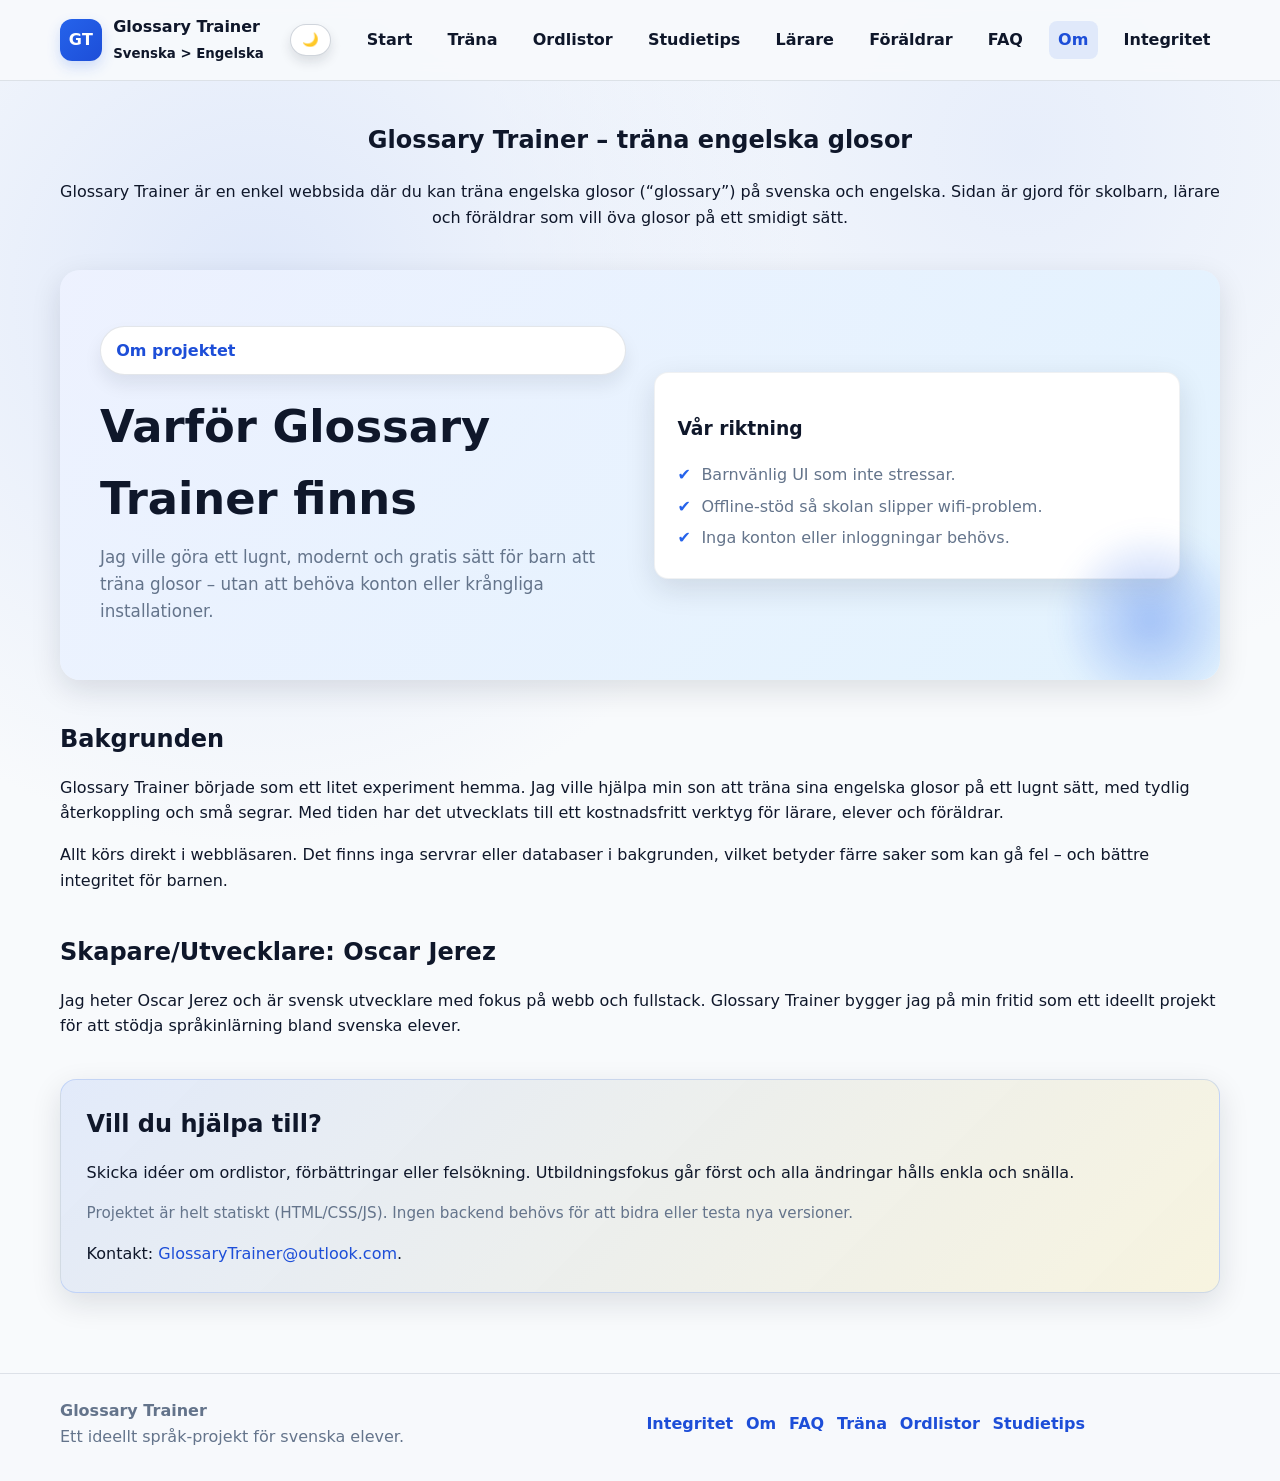
<file: about.html>
<!DOCTYPE html>
<html lang="sv">
<head>
  <meta charset="utf-8">
  <meta name="viewport" content="width=device-width, initial-scale=1">
  <meta http-equiv="Content-Security-Policy" content="default-src 'self'; style-src 'self' 'unsafe-inline'; img-src 'self' data: https://pagead2.googlesyndication.com https://googleads.g.doubleclick.net https://tpc.googlesyndication.com https://www.google-analytics.com; script-src 'self' 'unsafe-inline' https://pagead2.googlesyndication.com https://www.googletagmanager.com; connect-src 'self' https://pagead2.googlesyndication.com https://googleads.g.doubleclick.net https://www.google-analytics.com https://www.googletagmanager.com; frame-src https://googleads.g.doubleclick.net https://tpc.googlesyndication.com;">
  <title>Om Glossary Trainer</title>
  <meta name="description" content="Varför projektet finns, vem som bygger det och vad som kommer härnäst.">
  <meta name="google-adsense-account" content="ca-pub-8840406607435652">
  <script async src="https://pagead2.googlesyndication.com/pagead/js/adsbygoogle.js?client=ca-pub-8840406607435652" crossorigin="anonymous"></script>
  <script async src="https://www.googletagmanager.com/gtag/js?id=G-GJ0XDNEQVE"></script>
  <script>
    window.dataLayer = window.dataLayer || [];
    function gtag(){dataLayer.push(arguments);}
    gtag("js", new Date());
    gtag("config", "G-GJ0XDNEQVE");
  </script>
  <link rel="manifest" href="manifest.webmanifest">
  <link rel="icon" href="[data-uri]">
  <link rel="stylesheet" href="site.css">
</head>
<body>
    <header class="site-header">
    <div class="site-header-inner">
      <a class="brand" href="index.html" aria-label="Glossary Trainer startsida">
        <span class="brand-mark" aria-hidden="true">GT</span>
        <div>
          <div>Glossary Trainer</div>
          <small>Svenska > Engelska</small>
        </div>
      </a>
      <div class="header-actions">
        <button class="theme-toggle" type="button" data-theme-toggle aria-label="Byt tema">
          <span class="theme-toggle-icon" aria-hidden="true">??</span>
        </button>
        <button class="nav-toggle" type="button" data-nav-toggle aria-expanded="false" aria-controls="primaryNav" aria-label="�ppna meny">Meny</button>
      </div>
      <nav class="site-nav" id="primaryNav">
        <a href="index.html">Start</a>
        <a href="game.html">Träna</a>
        <a href="word-lists.html">Ordlistor</a>
        <a href="study-tips.html">Studietips</a>
        <a href="teachers.html">Lärare</a>
        <a href="parents.html">Föräldrar</a>
        <a href="faq.html">FAQ</a>
        <a href="about.html" aria-current="page">Om</a>
        <a href="privacy.html">Integritet</a>
      </nav>
    </div>
  </header>

  <main class="site-shell">
    <section class="section lead-copy">
      <h1>Glossary Trainer – träna engelska glosor</h1>
      <p>
        Glossary Trainer är en enkel webbsida där du kan träna engelska glosor
        (“glossary”) på svenska och engelska. Sidan är gjord för skolbarn, lärare
        och föräldrar som vill öva glosor på ett smidigt sätt.
      </p>
    </section>

    <section class="hero reveal">
      <div>
        <p class="pill">Om projektet</p>
        <h1>Varför Glossary Trainer finns</h1>
        <p class="lead">Jag ville göra ett lugnt, modernt och gratis sätt för barn att träna glosor – utan att behöva konton eller krångliga installationer.</p>
      </div>
      <div class="hero-card">
        <h3>Vår riktning</h3>
        <ul class="highlight-list">
          <li>Barnvänlig UI som inte stressar.</li>
          <li>Offline-stöd så skolan slipper wifi-problem.</li>
          <li>Inga konton eller inloggningar behövs.</li>
        </ul>
      </div>
    </section>



    <section class="section reveal">
      <h2>Bakgrunden</h2>
      <p>Glossary Trainer började som ett litet experiment hemma. Jag ville hjälpa min son att träna sina engelska glosor på ett lugnt sätt, med tydlig återkoppling och små segrar. Med tiden har det utvecklats till ett kostnadsfritt verktyg för lärare, elever och föräldrar.</p>
      <p>Allt körs direkt i webbläsaren. Det finns inga servrar eller databaser i bakgrunden, vilket betyder färre saker som kan gå fel – och bättre integritet för barnen.</p>
    </section>

        <section class="section reveal">
      <h2>Skapare/Utvecklare: Oscar Jerez</h2>
      <p>Jag heter Oscar Jerez och är svensk utvecklare med fokus på webb och fullstack. Glossary Trainer bygger jag på min fritid som ett ideellt projekt för att stödja språkinlärning bland svenska elever.</p>
    </section>


    <section class="section callout reveal">
      <h2>Vill du hjälpa till?</h2>
      <p>Skicka idéer om ordlistor, förbättringar eller felsökning. Utbildningsfokus går först och alla ändringar hålls enkla och snälla.</p>
      <p class="footnotes">Projektet är helt statiskt (HTML/CSS/JS). Ingen backend behövs för att bidra eller testa nya versioner.</p>
      Kontakt:
        <a href="mailto:GlossaryTrainer@outlook.com">GlossaryTrainer@outlook.com</a>.
    </section>
  </main>

  <footer>
    <div class="footer-inner">
      <div>
        <strong>Glossary Trainer</strong><br>
        Ett ideellt språk-projekt för svenska elever.
      </div>
      <div class="footer-links">
        <a href="privacy.html">Integritet</a>
        <a href="about.html">Om</a>
        <a href="faq.html">FAQ</a>
        <a href="game.html">Träna</a>
        <a href="word-lists.html">Ordlistor</a>
        <a href="study-tips.html">Studietips</a>
      </div>
    </div>
  </footer>

  <script src="site.js"></script>
</body>
</html>
</file>
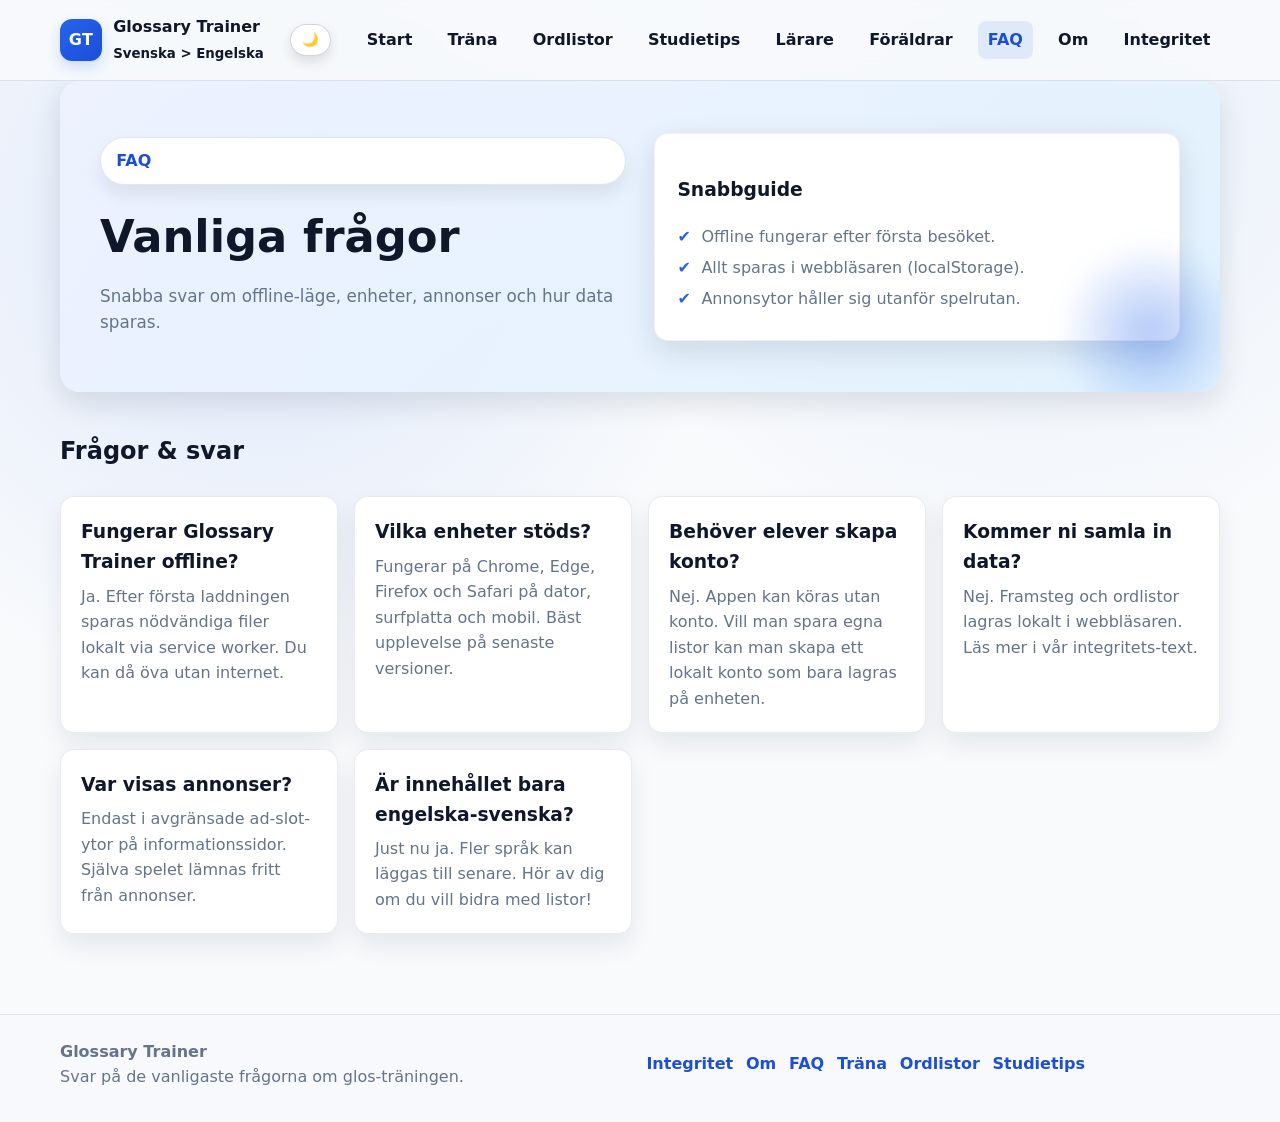
<file: faq.html>
<!DOCTYPE html>
<html lang="sv">
<head>
  <meta charset="utf-8">
  <meta name="viewport" content="width=device-width, initial-scale=1">
  <meta http-equiv="Content-Security-Policy" content="default-src 'self'; style-src 'self' 'unsafe-inline'; img-src 'self' data: https://pagead2.googlesyndication.com https://googleads.g.doubleclick.net https://tpc.googlesyndication.com https://www.google-analytics.com; script-src 'self' 'unsafe-inline' https://pagead2.googlesyndication.com https://www.googletagmanager.com; connect-src 'self' https://pagead2.googlesyndication.com https://googleads.g.doubleclick.net https://www.google-analytics.com https://www.googletagmanager.com; frame-src https://googleads.g.doubleclick.net https://tpc.googlesyndication.com;">
  <title>FAQ | Glossary Trainer</title>
  <meta name="description" content="Vanliga frågor om offline-läge, enheter, annonser och hur Glossary Trainer fungerar.">
  <meta name="google-adsense-account" content="ca-pub-8840406607435652">
  <script async src="https://pagead2.googlesyndication.com/pagead/js/adsbygoogle.js?client=ca-pub-8840406607435652" crossorigin="anonymous"></script>
  <script async src="https://www.googletagmanager.com/gtag/js?id=G-GJ0XDNEQVE"></script>
  <script>
    window.dataLayer = window.dataLayer || [];
    function gtag(){dataLayer.push(arguments);}
    gtag("js", new Date());
    gtag("config", "G-GJ0XDNEQVE");
  </script>
  <link rel="manifest" href="manifest.webmanifest">
  <link rel="icon" href="[data-uri]">
  <link rel="stylesheet" href="site.css">
</head>
<body>
    <header class="site-header">
    <div class="site-header-inner">
      <a class="brand" href="index.html" aria-label="Glossary Trainer startsida">
        <span class="brand-mark" aria-hidden="true">GT</span>
        <div>
          <div>Glossary Trainer</div>
          <small>Svenska > Engelska</small>
        </div>
      </a>
      <div class="header-actions">
        <button class="theme-toggle" type="button" data-theme-toggle aria-label="Byt tema">
          <span class="theme-toggle-icon" aria-hidden="true">??</span>
        </button>
        <button class="nav-toggle" type="button" data-nav-toggle aria-expanded="false" aria-controls="primaryNav" aria-label="�ppna meny">Meny</button>
      </div>
      <nav class="site-nav" id="primaryNav">
        <a href="index.html">Start</a>
        <a href="game.html">Träna</a>
        <a href="word-lists.html">Ordlistor</a>
        <a href="study-tips.html">Studietips</a>
        <a href="teachers.html">Lärare</a>
        <a href="parents.html">Föräldrar</a>
        <a href="faq.html" aria-current="page">FAQ</a>
        <a href="about.html">Om</a>
        <a href="privacy.html">Integritet</a>
        
      </nav>
    </div>
  </header>

  <main class="site-shell">
    <section class="hero reveal">
      <div>
        <p class="pill">FAQ</p>
        <h1>Vanliga frågor</h1>
        <p class="lead">Snabba svar om offline-läge, enheter, annonser och hur data sparas.</p>
      </div>
      <div class="hero-card">
        <h3>Snabbguide</h3>
        <ul class="highlight-list">
          <li>Offline fungerar efter första besöket.</li>
          <li>Allt sparas i webbläsaren (localStorage).</li>
          <li>Annonsytor håller sig utanför spelrutan.</li>
        </ul>
      </div>
    </section>



    <section class="section reveal">
      <h2>Frågor & svar</h2>
      <div class="feature-grid">
        <article class="card">
          <h3>Fungerar Glossary Trainer offline?</h3>
          <p>Ja. Efter första laddningen sparas nödvändiga filer lokalt via service worker. Du kan då öva utan internet.</p>
        </article>
        <article class="card">
          <h3>Vilka enheter stöds?</h3>
          <p>Fungerar på Chrome, Edge, Firefox och Safari på dator, surfplatta och mobil. Bäst upplevelse på senaste versioner.</p>
        </article>
        <article class="card">
          <h3>Behöver elever skapa konto?</h3>
          <p>Nej. Appen kan köras utan konto. Vill man spara egna listor kan man skapa ett lokalt konto som bara lagras på enheten.</p>
        </article>
        <article class="card">
          <h3>Kommer ni samla in data?</h3>
          <p>Nej. Framsteg och ordlistor lagras lokalt i webbläsaren. Läs mer i vår integritets-text.</p>
        </article>
        <article class="card">
          <h3>Var visas annonser?</h3>
          <p>Endast i avgränsade ad-slot-ytor på informationssidor. Själva spelet lämnas fritt från annonser.</p>
        </article>
        <article class="card">
          <h3>Är innehållet bara engelska-svenska?</h3>
          <p>Just nu ja. Fler språk kan läggas till senare. Hör av dig om du vill bidra med listor!</p>
        </article>
      </div>
    </section>
  </main>

  <footer>
    <div class="footer-inner">
      <div>
        <strong>Glossary Trainer</strong><br>
        Svar på de vanligaste frågorna om glos-träningen.
      </div>
      <div class="footer-links">
        <a href="privacy.html">Integritet</a>
        <a href="about.html">Om</a>
        <a href="faq.html">FAQ</a>
        <a href="game.html">Träna</a>
        <a href="word-lists.html">Ordlistor</a>
        <a href="study-tips.html">Studietips</a>
      </div>
    </div>
  </footer>

  <script src="site.js"></script>
</body>
</html>
</file>
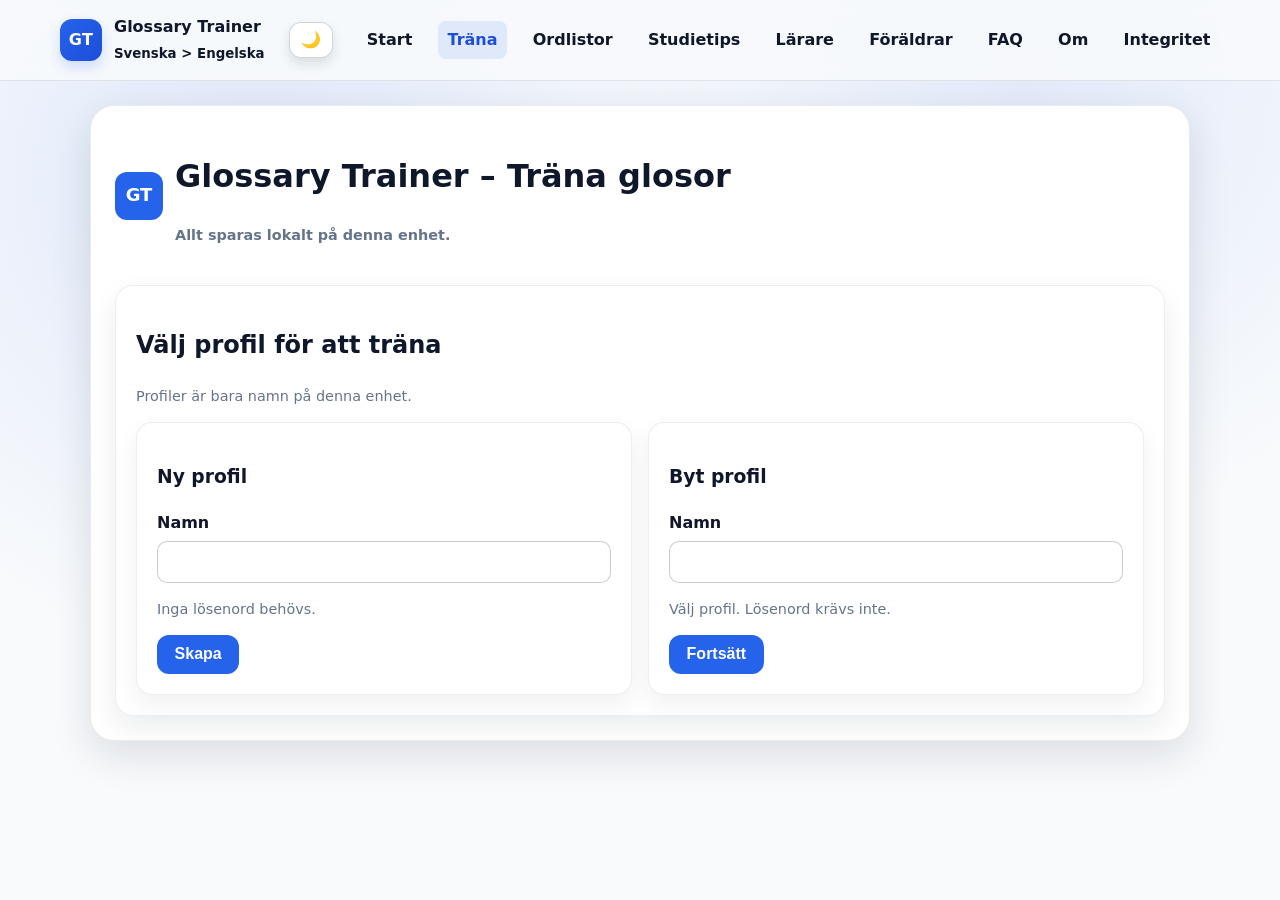
<file: game.html>
<!--
README: Deploy on GitHub Pages
1. Commit these files to a GitHub repository.
2. In repository settings, enable GitHub Pages for the main branch (root folder).
3. Visit the published HTTPS URL; the service worker will activate after the first load.
App: Oscars Glossary Training (Swedish <-> English) - offline-ready single page PWA.
-->
<!DOCTYPE html>
<html lang="en">
<head>
  <meta charset="utf-8">
  <meta name="viewport" content="width=device-width, initial-scale=1">
  <meta http-equiv="Content-Security-Policy" content="default-src 'self'; style-src 'self' 'unsafe-inline'; img-src 'self' data: https://pagead2.googlesyndication.com https://googleads.g.doubleclick.net https://tpc.googlesyndication.com https://www.google-analytics.com; script-src 'self' 'unsafe-inline' https://pagead2.googlesyndication.com https://www.googletagmanager.com; connect-src 'self' https://pagead2.googlesyndication.com https://googleads.g.doubleclick.net https://www.google-analytics.com https://www.googletagmanager.com; frame-src https://googleads.g.doubleclick.net https://tpc.googlesyndication.com;">
  <title>Glossary Trainer – Träna</title>
  <meta name="description" content="Glossary Trainer hjälper elever att träna svenska och engelska glosor med sparade framsteg och offline-stöd.">
  <meta name="google-adsense-account" content="ca-pub-8840406607435652">
  <script async src="https://pagead2.googlesyndication.com/pagead/js/adsbygoogle.js?client=ca-pub-8840406607435652" crossorigin="anonymous"></script>
  <!-- Google tag (gtag.js) -->
  <script async src="https://www.googletagmanager.com/gtag/js?id=G-GJ0XDNEQVE"></script>
  <script>
    window.dataLayer = window.dataLayer || [];
    function gtag(){dataLayer.push(arguments);}
    gtag("js", new Date());
    gtag("config", "G-GJ0XDNEQVE");
  </script>
  <link rel="manifest" href="manifest.webmanifest">
  <link rel="icon" href="[data-uri]">
  <link rel="stylesheet" href="site.css">
  <!-- Removed meta[name="theme-color"] (not supported by Firefox/Opera) and added compatible fallbacks -->
  <meta name="msapplication-TileColor" content="#2563eb">
  <meta name="apple-mobile-web-app-status-bar-style" content="default">
  <style>
    :root {
      color-scheme: light;
      --primary: #2563eb;
      --primary-dark: #1d4ed8;
      --accent: #facc15;
      --bg: #f8fafc;
      --card: #ffffff;
      --text: #0f172a;
      --muted: #64748b;
      --success: #16a34a;
      --warning: #ea580c;
      --danger: #dc2626;
      font-family: "Segoe UI", system-ui, sans-serif;
    }

    * {
      box-sizing: border-box;
    }

    body {
      margin: 0;
      background-color: var(--bg);
      color: var(--text);
      min-height: 100vh;
    }

    body::before {
      content: "";
      position: fixed;
      inset: 0;
      background: url("Image/background-glossary-neon-tiles-hero-1920x1080.webp") center/cover no-repeat;
      opacity: 0.35;
      z-index: -2;
    }

    body::after {
      content: "";
      position: fixed;
      inset: 0;
      background: linear-gradient(180deg, rgba(15, 23, 42, 0.35), rgba(15, 23, 42, 0.7));
      z-index: -1;
    }

    h1, h2, h3 {
      font-weight: 700;
    }

    a {
      color: var(--primary-dark);
    }

    button {
      cursor: pointer;
    }

    .sr-only {
      position: absolute;
      width: 1px;
      height: 1px;
      padding: 0;
      margin: -1px;
      overflow: hidden;
      clip: rect(0, 0, 0, 0);
      white-space: nowrap;
      border: 0;
    }

    #app {
      max-width: 1100px;
      margin: auto;
      padding: 1.5rem;
      position: relative;
      z-index: 0;
    }

    #app header {
      display: flex;
      flex-wrap: wrap;
      gap: 1rem;
      align-items: center;
      justify-content: space-between;
      margin-bottom: 1.5rem;
    }

    .brand {
      display: flex;
      align-items: center;
      gap: 0.75rem;
    }

    .brand-icon {
      width: 48px;
      height: 48px;
      border-radius: 12px;
      background: var(--primary);
      display: grid;
      place-items: center;
      color: #fff;
      font-weight: 700;
      font-size: 1.125rem;
    }

    .view {
      background:
        linear-gradient(180deg, rgba(255, 255, 255, 0.92), rgba(255, 255, 255, 0.85)),
        url("Image/background-glossary-neon-tiles-hero-1920x1080.webp") center/cover no-repeat;
      border-radius: 16px;
      padding: 1.5rem;
      box-shadow: 0 12px 24px rgba(18, 27, 46, 0.08);
    }

    .hidden {
      display: none !important;
    }

    .panel-grid {
      display: grid;
      gap: 1.5rem;
      grid-template-columns: repeat(auto-fit, minmax(260px, 1fr));
    }

    .panel {
      background: var(--card);
      border-radius: 14px;
      padding: 1.25rem;
      border: 1px solid rgba(100, 116, 139, 0.15);
      box-shadow: 0 6px 18px rgba(15, 23, 42, 0.06);
    }

    label {
      display: block;
      font-weight: 600;
      margin-bottom: 0.3rem;
    }

    input[type="text"],
    input[type="password"],
    textarea,
    select {
      width: 100%;
      padding: 0.7rem 0.8rem;
      border-radius: 10px;
      border: 1px solid rgba(100, 116, 139, 0.35);
      font-size: 1rem;
      background: #fff;
      transition: border-color 0.2s ease;
    }

    input:focus,
    textarea:focus,
    select:focus {
      outline: none;
      border-color: var(--primary);
      box-shadow: 0 0 0 3px rgba(37, 99, 235, 0.15);
    }

    textarea {
      min-height: 120px;
      resize: vertical;
    }

    button,
    .btn {
      background: var(--primary);
      color: #fff;
      border: none;
      border-radius: 10px;
      padding: 0.65rem 1.1rem;
      font-size: 1rem;
      font-weight: 600;
      transition: background 0.2s ease, transform 0.1s ease, box-shadow 0.2s ease, filter 0.2s ease;
      display: inline-flex;
      align-items: center;
      gap: 0.4rem;
    }

    button:hover,
    .btn:hover {
      background: var(--primary-dark);
      box-shadow: 0 8px 20px rgba(37, 99, 235, 0.35);
      filter: brightness(1.05);
    }

    button.secondary:hover,
    .btn.secondary:hover,
    .nav-buttons button:hover,
    button.ghost:hover {
      box-shadow: 0 6px 16px rgba(15, 23, 42, 0.2);
      filter: brightness(1.08);
    }

    button:disabled,
    .btn:disabled {
      background: rgba(100, 116, 139, 0.4);
      cursor: not-allowed;
    }

    button.secondary {
      background: rgba(37, 99, 235, 0.12);
      color: var(--primary-dark);
    }

    button.ghost {
      background: transparent;
      color: var(--primary-dark);
      padding-left: 0;
    }

    button.danger,
    .btn.danger {
      background: rgba(220, 38, 38, 0.12);
      color: var(--danger);
    }

    button.danger:hover,
    .btn.danger:hover {
      background: var(--danger);
      color: #fff;
      box-shadow: 0 8px 20px rgba(220, 38, 38, 0.35);
    }

    .nav-buttons {
      display: flex;
      gap: 0.5rem;
      flex-wrap: wrap;
      margin-bottom: 1rem;
    }

    .nav-buttons button {
      background: rgba(15, 23, 42, 0.08);
      color: var(--text);
    }

    .nav-buttons button.active {
      background: var(--primary);
      color: #fff;
    }

    .glossary-controls {
      display: flex;
      flex-wrap: wrap;
      gap: 0.75rem;
      margin-bottom: 1.5rem;
      align-items: center;
    }

    
    .logout-accent {

      background: #ff5fd2;
      color: #160f29;
      border: none;
    }

    .logout-accent:hover {

      background: #ff73da;
      color: #0f0a1a;
      box-shadow: 0 8px 26px rgba(255, 95, 210, 0.45);
      filter: brightness(1.08);
    }

    .pill {
      display: inline-flex;
      align-items: center;
      gap: 0.35rem;
      padding: 0.4rem 0.75rem;
      border-radius: 999px;
      background: rgba(100, 116, 139, 0.12);
      font-size: 0.9rem;
      font-weight: 600;
    }

    table {
      width: 100%;
      border-collapse: collapse;
      margin-top: 1rem;
    }

    th, td {
      padding: 0.75rem 0.6rem;
      text-align: left;
      border-bottom: 1px solid rgba(100, 116, 139, 0.12);
    }

    th {
      font-size: 0.9rem;
      color: var(--muted);
      text-transform: uppercase;
      letter-spacing: 0.04em;
    }

    .table-actions {
      display: flex;
      gap: 0.4rem;
      flex-wrap: wrap;
    }

    .badge {
      display: inline-flex;
      align-items: center;
      gap: 0.3rem;
      border-radius: 999px;
      padding: 0.1rem 0.6rem;
      font-size: 0.85rem;
      font-weight: 600;
    }

    .badge.success { background: rgba(22, 163, 74, 0.15); color: var(--success); }
    .badge.partial { background: rgba(234, 88, 12, 0.15); color: var(--warning); }
    .badge.danger { background: rgba(220, 38, 38, 0.15); color: var(--danger); }

    .quiz-card {
      background: rgba(37, 99, 235, 0.05);
      border-radius: 16px;
      padding: 1.5rem;
      margin-top: 1rem;
    }

    .quiz-question {
      font-size: 1.6rem;
      font-weight: 700;
      margin-bottom: 1rem;
    }

    .choices-grid {
      display: grid;
      gap: 0.75rem;
      grid-template-columns: repeat(auto-fit, minmax(180px, 1fr));
      margin-top: 1rem;
    }

    .choices-grid button {
      justify-content: flex-start;
      background: #fff;
      color: var(--text);
      border: 2px solid transparent;
      box-shadow: 0 8px 20px rgba(15, 23, 42, 0.04);
    }

    .choices-grid button:focus {
      outline: none;
      border-color: var(--primary);
    }

    .progress-bar {
      height: 10px;
      border-radius: 999px;
      background: rgba(37, 99, 235, 0.2);
      overflow: hidden;
      margin-top: 1rem;
    }

    .progress-bar span {
      display: block;
      height: 100%;
      background: linear-gradient(90deg, var(--primary), var(--accent));
      width: 0%;
      transition: width 0.3s ease;
    }

    .results-grid {
      display: grid;
      gap: 1rem;
      grid-template-columns: repeat(auto-fit, minmax(200px, 1fr));
      margin-bottom: 1.5rem;
    }

    .results-grid .stat {
      background: rgba(15, 23, 42, 0.06);
      padding: 1rem;
      border-radius: 12px;
      font-weight: 600;
      display: flex;
      flex-direction: column;
      gap: 0.3rem;
    }

    .settings-grid {
      display: grid;
      gap: 1.5rem;
      grid-template-columns: repeat(auto-fit, minmax(260px, 1fr));
      margin-top: 1rem;
    }

    .settings-group h3 {
      margin-top: 0;
    }

    .switch-row {
      display: flex;
      align-items: center;
      gap: 0.75rem;
      margin-bottom: 0.8rem;
    }

    .hint {
      font-size: 0.9rem;
      color: var(--muted);
    }

    .warning-text {
      color: var(--danger);
      font-weight: 600;
    }

    @media (max-width: 720px) {
      #app {
        padding: 1rem;
      }

      #app header {
        justify-content: center;
      }

      .nav-buttons {
        justify-content: center;
      }

      .choices-grid {
        grid-template-columns: repeat(auto-fit, minmax(140px, 1fr));
      }
    }
  </style>
</head>
<body class="training-page">
    <header class="site-header">
    <div class="site-header-inner">
      <a class="brand" href="index.html" aria-label="Glossary Trainer startsida">
        <span class="brand-mark" aria-hidden="true">GT</span>
        <div>
          <div>Glossary Trainer</div>
          <small>Svenska > Engelska</small>
        </div>
      </a>
      <div class="header-actions">
        <button class="theme-toggle" type="button" data-theme-toggle aria-label="Byt tema">
          <span class="theme-toggle-icon" aria-hidden="true">🌙</span>
        </button>
        <button class="nav-toggle" type="button" data-nav-toggle aria-expanded="false" aria-controls="primaryNavGame" aria-label="Öppna meny">Meny</button>
      </div>
      <nav class="site-nav" id="primaryNavGame">
        <a href="index.html">Start</a>
        <a href="game.html" aria-current="page">Träna</a>
        <a href="word-lists.html">Ordlistor</a>
        <a href="study-tips.html">Studietips</a>
        <a href="teachers.html">Lärare</a>
        <a href="parents.html">Föräldrar</a>
        <a href="faq.html">FAQ</a>
        <a href="about.html">Om</a>
        <a href="privacy.html">Integritet</a>
        
      </nav>
    </div>
  </header>



  <main class="site-shell trainer-layout">
  <div id="app" class="trainer-card">
    <header>
      <div class="brand">
        <div class="brand-icon" aria-hidden="true">GT</div>
        <div>
          <h1 id="brandTitle">Glossary Trainer – Träna glosor</h1>
          <p id="brandWarning" class="hint">Educational login stored locally; not for sensitive data.</p>
        </div>
      </div>
      <div id="sessionInfo" class="pill hidden" aria-live="polite"></div>
      <button id="logoutBtn" class="secondary hidden logout-accent" type="button">Logout</button>
    </header>

    <section id="authView" class="view">
      <h2 id="authTitle">Sign In or Create an Account</h2>
      <p id="authHint" class="hint">Each player creates their own glossary and progress. Passwords are salted and hashed locally.</p>
      <div class="panel-grid">
        <div class="panel">
          <h3 id="registerHeading">Register</h3>
          <form id="registerForm">
            <label for="registerUsername">Username (no password needed)</label>
            <input id="registerUsername" name="username" type="text" autocomplete="username" minlength="3" maxlength="30" required>
            <p class="hint">Profiles are just names on this device.</p>
            <button type="submit">Create Account</button>
          </form>
        </div>
        <div class="panel">
          <h3 id="loginHeading">Login</h3>
          <form id="loginForm">
            <label for="loginUsername">Username (no password)</label>
            <input id="loginUsername" name="username" type="text" autocomplete="username" required>
            <p class="hint">Select an existing profile by name.</p>
            <button type="submit">Enter</button>
          </form>
        </div>
      </div>
    </section>

    <section id="appView" class="view hidden" aria-live="polite">
      <nav class="nav-buttons" aria-label="Main">
        <button class="nav-btn active" data-target="glossaryView" type="button">Glossary Builder</button>
        <button class="nav-btn" data-target="quizView" type="button">Quiz</button>
        <button class="nav-btn" data-target="resultsView" type="button">Results & Review</button>
        <button class="nav-btn" data-target="settingsView" type="button">Settings</button>
      </nav>

      <section id="glossaryView">
        <h2 id="glossaryTitle">Build Your Glossaries</h2>
        <div class="glossary-controls">
          <div>
            <label for="glossarySelect">Active Glossary</label>
            <select id="glossarySelect"></select>
          </div>
          <div class="table-actions">
            <button id="createGlossaryBtn" type="button">New Glossary</button>
            <button id="renameGlossaryBtn" class="secondary" type="button">Rename</button>
            <button id="duplicateGlossaryBtn" class="secondary" type="button">Duplicate</button>
            <button id="deleteGlossaryBtn" class="secondary" type="button">Delete</button>
          </div>
          <span class="pill" id="termCountPill">0 terms</span>
        </div>

        <div class="panel-grid">
          <div class="panel">
            <h3>Exportera ordlista</h3>
            <p class="hint">Ladda ner den valda ordlistan som en JSON-fil och dela med klassen.</p>
            <button id="exportGlossaryBtn" class="secondary" type="button" disabled>Exportera ordlista (JSON)</button>
          </div>
          <div class="panel">
            <h3>Importera ordlista</h3>
            <p class="hint">Importera en delad JSON-fil. Den sparas direkt i din lista.</p>
            <label for="importGlossaryInput">Välj JSON-fil med ordlista</label>
            <input id="importGlossaryInput" type="file" accept="application/json">
            <button id="importGlossaryBtn" class="secondary" type="button">Importera ordlista (JSON)</button>
          </div>
        </div>

        <form id="addTermForm" class="panel-grid" autocomplete="off">
          <div class="panel">
            <h3 id="addTermHeading">Add a New Term</h3>
            <label for="svTermInput">Swedish Word</label>
            <input id="svTermInput" name="sv" type="text" required>
            <label for="enTermInput">English Synonyms (comma separated)</label>
            <input id="enTermInput" name="en" type="text" required>
            <label for="tagTermInput">Taggar (kommaseparerade, valfitt)</label>
            <input id="tagTermInput" name="tags" type="text" placeholder="verb, tema, kapitel 4">
            <p class="hint" id="addTermHint">No duplicate entries. Words save automatically. Add at least 1 term before starting the quiz.</p>
            <button type="submit">Add Term</button>
          </div>
        </form>

        <div id="termsTableContainer" class="panel">
          <h3 id="termsHeading">Terms</h3>
          <div class="hint" id="noTermsHint">Add at least 1 entry to unlock quizzes.</div>
          <div class="table-wrapper">
            <table aria-describedby="termCountPill">
              <thead>
                <tr>
                  <th scope="col">Swedish</th>
                  <th scope="col">English Synonyms</th>
                  <th scope="col">Tags</th>
                  <th scope="col">Actions</th>
                </tr>
              </thead>
              <tbody id="termsTableBody"></tbody>
            </table>
          </div>
        </div>
      </section>

      <section id="quizView" class="hidden">
        <h2 id="quizTitle">Practice Session</h2>
        <p id="quizHint" class="hint">Shuffle words each time. Use keyboard: Enter to submit, 1–4 for choices, N for next.</p>
        <div class="panel quiz-card" id="quizIntro">
          <p id="quizIntroText">Choose your mode in Settings, then start when ready.</p>
          <button id="toggleModeQuizBtn" class="secondary" type="button">Switch Mode</button>
          <button id="startQuizBtn" type="button">Start Quiz</button>
          <button id="retryIncorrectBtn" class="secondary hidden" type="button">Retry Incorrect Only</button>
          <button id="reviewDifficultBtn" class="secondary hidden" type="button">Review Difficult Words</button>
        </div>
        <div id="quizArea" class="quiz-card hidden">
          <div class="progress-bar" role="progressbar" aria-valuemin="0" aria-valuemax="100">
            <span id="progressFill"></span>
          </div>
          <p id="quizProgressText" class="hint">Question 0 of 0</p>
          <div id="quizQuestion" class="quiz-question"></div>
          <form id="typeAnswerForm" class="hidden" autocomplete="off">
            <label class="sr-only" for="typeAnswerInput">Your answer</label>
            <input id="typeAnswerInput" type="text" autocomplete="off">
            <div class="table-actions">
              <button type="submit">Submit</button>
              <button id="showHintBtn" class="ghost" type="button">Show hint</button>
            </div>
          </form>
          <div id="choiceOptions" class="choices-grid hidden" role="group" aria-label="Multiple choice answers"></div>
          <div class="table-actions">
            <button id="nextQuestionBtn" class="secondary" type="button">Next</button>
            <button id="abortQuizBtn" class="danger" type="button">Abort Quiz</button>
          </div>
          <div id="feedbackMessage" class="hint" aria-live="assertive"></div>
        </div>
      </section>

      <section id="resultsView" class="hidden">
        <h2 id="resultsTitle">Results & Review</h2>
        <div id="resultsSummary" class="results-grid"></div>
        <div class="table-actions">
          <button id="toggleModeResultsBtn" class="secondary" type="button">Switch Mode</button>
          <button id="restartQuizBtn" class="secondary" type="button">Play Again (Shuffle)</button>
        </div>
        <div class="table-wrapper">
          <table>
            <thead>
              <tr>
                <th scope="col">Swedish</th>
                <th scope="col">Your Answer</th>
                <th scope="col">Expected</th>
                <th scope="col">Similarity %</th>
                <th scope="col">Status</th>
              </tr>
            </thead>
            <tbody id="resultsTableBody"></tbody>
          </table>
        </div>
      </section>

      <section id="settingsView" class="hidden">
        <h2 id="settingsTitle">Player Settings & Data</h2>
        <div class="settings-grid">
          <div class="settings-group panel">
            <h3 id="quizPreferencesHeading">Quiz Preferences</h3>
            <div class="switch-row">
              <label for="modeSelect">Quiz Mode</label>
              <select id="modeSelect">
                <option value="type">Type Mode</option>
                <option value="guess">Guess Mode</option>
              </select>
            </div>
            <div class="switch-row">
              <label for="languageSelect">Interface language</label>
              <select id="languageSelect">
                <option value="sv">Svenska</option>
              </select>
            </div>
            <div class="switch-row">
              <input id="hintToggle" type="checkbox">
              <label for="hintToggle">Show first-letter hint button</label>
            </div>
            <div class="switch-row">
              <input id="punctuationToggle" type="checkbox">
              <label for="punctuationToggle">Ignore punctuation in answers</label>
            </div>
            <div class="switch-row">
              <input id="strictToggle" type="checkbox">
              <label for="strictToggle">Strict correct threshold (95%)</label>
            </div>
            <div class="switch-row">
              <input id="diacriticToggle" type="checkbox">
              <label for="diacriticToggle">Treat diacritics as identical</label>
            </div>
          </div>
          <div class="settings-group panel">
            <h3 id="playerDataHeading">Player Data</h3>
            <p class="hint">All progress is stored automatically on this device.</p>
          </div>
          <div class="settings-group panel">
            <h3 id="dangerHeading">Danger Zone</h3>
            <p id="resetHint" class="hint">Reset to defaults clears settings for this player.</p>
            <button id="resetSettingsBtn" class="secondary" type="button">Reset Settings</button>
            <p id="deleteWarning" class="warning-text">Delete account removes all saved glossaries and history.</p>
            <label id="confirmDeleteLabel" for="confirmDeleteInput">Type your username to confirm</label>
            <input id="confirmDeleteInput" type="text" autocomplete="off">
            <button id="deleteAccountBtn" class="btn danger" type="button">Delete Account</button>
          </div>
        </div>
      </section>
    </section>
    <div id="ariaStatus" class="sr-only" aria-live="polite"></div>
  </div>
  </main>
  <script src="site.js"></script>
  <script>
    (() => {
      const STORAGE_KEY = "oscarsGlossaryTrainingData";
      const LEGACY_STORAGE_KEY = "httpsGlossaryTrainerData";
      const AUTH_DRAFT_KEY = "oscarsGlossaryAuthDraft";
      const WORD_LISTS_STORAGE_KEY = "glossaryTrainerWordLists";
      const MIN_TERMS_REQUIRED = 1;
      const BACKOFF_BASE_MS = 30000;
      const PARTIAL_THRESHOLD = 60;
      const TRANSLATIONS = {
        sv: {
          ui: {
            windowTitle: "Glossary Trainer – Träna",
            brandTitle: "Glossary Trainer – Träna glosor",
            brandWarning: "Allt sparas lokalt på denna enhet.",
            nav: {
              glossary: "Ordlistor",
              quiz: "Quiz",
              results: "Resultat",
              settings: "Inställningar"
            },
            logout: "Byt användare",
            sessionSignedIn: ({ username }) => `Nu tränar: ${username || "Profil"}`
          },
          auth: {
            title: "Välj profil för att träna",
            hint: "Profiler är bara namn på denna enhet.",
            register: {
              heading: "Ny profil",
              usernameLabel: "Namn",
              passwordLabel: " (ignoreras)",
              hint: "Inga lösenord behövs.",
              button: "Skapa"
            },
            login: {
              heading: "Byt profil",
              usernameLabel: "Namn",
              passwordLabel: " (ignoreras)",
              hint: "Välj profil. Lösenord krävs inte.",
              button: "Fortsätt"
            }
          },
          glossary: {
            title: "Skapa dina ordlistor",
            activeLabel: "Aktiv ordlista",
            buttons: {
              new: "Ny ordlista",
              rename: "Byt namn",
              duplicate: "Duplicera",
              delete: "Ta bort"
            },
            defaultName: "Min ordlista",
            initialName: "Min första ordlista",
            importedName: "Importerad ordlista",
            untitled: "Namnlös ordlista",
            prompts: {
              newName: "Namn på ny ordlista?",
              rename: "Byt namn på ordlista:",
              duplicate: "Namn för duplicerad ordlista?",
              copySuffix: " Kopia",
              confirmDelete: ({ name }) => `Ta bort ordlistan "${name}"? Detta går inte att ångra.`,
              confirmDeleteTerm: ({ term }) => `Ta bort "${term}"?`
            },
            addHeading: "Lägg till nytt ord",
            svLabel: "Svenskt ord",
            enLabel: "Engelska synonymer (kommaseparerade)",
            addHint: "Inga dubbletter. Orden sparas automatiskt. Lägg till minst 1 ord innan du startar quizet.",
            addButton: "Lägg till ord",
            termsHeading: "Ord",
            empty: "Inga ord ännu. Lägg till ditt första glospar.",
            termCount: ({ count }) => `${count} ${count === 1 ? "ord" : "ord"}`,
            moreNeeded: ({ remaining }) =>
              remaining === 1
                ? "Lägg till 1 ord till för att låsa upp quiz."
                : `Lägg till ${remaining} fler ord för att låsa upp quiz.`,
            ready: "Toppen! Du kan starta ett quiz när som helst.",
            table: {
              swedish: "Svenska",
              english: "Engelska synonymer",
              tags: "Taggar",
              actions: "Åtgärder"
            },
            actions: {
              edit: "Redigera",
              delete: "Ta bort",
              save: "Spara",
              cancel: "Avbryt"
            }
          },
          quiz: {
            title: "Övningspass",
            hint: "Blanda orden varje gång. Tangentbord: Enter skickar, 1-4 för alternativ.",
            intro: "Byt läge med knappen eller i inställningar och starta när du är redo.",
            buttons: {
              start: "Starta quiz",
              retry: "Försök igen med fel svar",
              review: "Repetera svåra ord",
              submit: "Skicka in",
              hint: "Visa ledtråd",
              next: "Nästa",
              abort: "Avbryt quiz",
              switchToType: "Byt till skrivläge",
              switchToGuess: "Byt till gissningsläge"
            },
            progress: ({ current, total }) => `Fråga ${current} av ${total}`,
            hintMessage: ({ letter }) => `Ledtråd: börjar med ${letter}`,
            statuses: {
              correct: "Rätt",
              partial: "Delvis rätt",
              incorrect: "Fel"
            },
            feedback: ({ status, expected, similarity }) => `${status} | Förväntat: ${expected} (${similarity}%)`,
            expectedLabel: "Förväntat",
            resultsAnnounce: "Quiz klart. Granska dina resultat."
          },
          results: {
            title: "Resultat och repetition",
            stats: {
              overall: "Total träffsäkerhet",
              correct: "Rätt",
              partial: "Delvis rätt",
              incorrect: "Fel"
            },
            buttons: {
              restart: "Spela igen (blanda)"
            },
            headers: {
              swedish: "Svenska",
              yourAnswer: "Ditt svar",
              expected: "Förväntat",
              similarity: "Likhet %",
              status: "Status"
            },
            emptyHint: "Genomför ett quiz för att se resultat."
          },
          settings: {
            title: "Spelarinställningar & data",
            quizPreferences: "Quizinställningar",
            playerDataHeading: "Spelardata",
            modeLabel: "Quizläge",
            modeOptions: {
              type: "Skrivläge",
              guess: "Gissningsläge"
            },
            languageLabel: "Gränssnittsspråk",
            languageOptions: {
              sv: "Svenska"
            },
            hintToggle: "Visa ledtråd med första bokstaven",
            punctuationToggle: "Ignorera skiljetecken i svar",
            strictToggle: "Strikt gräns för rätt (95%)",
            diacriticsToggle: "Behandla diakritiska tecken som lika",
            danger: {
              heading: "Riskzon",
              resetHint: "Återställning återställer inställningarna för denna spelare.",
              resetButton: "Återställ inställningar",
              deleteWarning: "Att ta bort kontot raderar alla sparade ordlistor och historik.",
              confirmLabel: "Skriv ditt användarnamn för att bekräfta",
              deleteButton: "Ta bort konto"
            }
          },
          messages: {
            accountCreated: "Profil sparad.",
            loginSuccessful: "Profil vald.",
            loggedOut: "Profil bytt.",
            glossaryRenamed: "Ordlista döpt om.",
            glossaryDuplicated: "Ordlista duplicerad.",
            glossaryDeleted: "Ordlista borttagen.",
            glossaryCreated: "Ordlista skapad.",
            termAdded: "Ord tillagt.",
            termUpdated: "Ord uppdaterat.",
            termDeleted: "Ord borttaget.",
            noDifficultWords: "Inga svåra ord hittades ännu.",
            settingsReset: "Inställningar återställda.",
            fieldsRequired: "Båda fälten krävs.",
            duplicateTerm: "Det svenska ordet finns redan.",
            createGlossaryFirst: "Skapa en ordlista först.",
            quizStarted: "Quiz startat.",
            quizFinished: "Quiz klart. Granska dina resultat.",
            quizAborted: "Quiz avbrutet.",
            modeChanged: ({ modeName }) => `Läge ändrat till ${modeName}.`,
            noIncorrectToRetry: "Inga felaktiga svar att repetera.",
            incorrectRemoved: "Alla felaktiga ord har tagits bort från ordlistan.",
            completeQuizFirst: "Genomför ett quiz först.",
            typeUsernameToConfirm: "Skriv ditt användarnamn för att bekräfta radering.",
            accountDeleted: "Kontot borttaget.",
            languageChanged: ({ languageName }) => `Språket ändrades till ${languageName}.`,
            hintEnabled: "Ledtrådsknappen aktiverades.",
            hintDisabled: "Ledtrådsknappen inaktiverades.",
            punctuationIgnore: "Skiljetecken ignoreras.",
            punctuationConsider: "Skiljetecken beaktas.",
            strictOn: "Strikt läge aktiverat.",
            strictOff: "Strikt läge avstängt.",
            diacriticsOn: "Diakritiska tecken ignoreras.",
            diacriticsOff: "Diakritiska tecken skiljer på svar.",
            confirmDeleteAccount: "Ta bort ditt konto och alla sparade data?"
          },
          errors: {
            noActiveUser: "Ingen aktiv användare.",
            usernameTooShort: "Namnet måste vara minst 3 tecken.",
            passwordTooShort: "Lösenord ignoreras.",
            usernameExists: "Namnet finns redan.",
            enterUsernamePassword: "Ange namn.",
            invalidCredentials: "Ogiltigt namn.",
            tooManyAttempts: ({ wait }) => `För många försök. Försök igen om ${wait} sekunder.`,
            createGlossaryFirst: "Skapa en ordlista först.",
            bothRequired: "Ange både svenska och engelska.",
            duplicateTerm: "Det svenska ordet finns redan.",
            invalidDataFormat: "Ogiltigt dataformat."
          }
        }
      };
      TRANSLATIONS.en = TRANSLATIONS.sv;
      let currentLanguage = "sv";

      function getTranslationObject(language) {
        return TRANSLATIONS[language] || TRANSLATIONS.en;
      }

      function resolveTranslation(obj, path) {
        return path.split(".").reduce((acc, key) => (acc && acc[key] !== undefined ? acc[key] : undefined), obj);
      }

      function formatString(template, params = {}) {
        return template.replace(/\{\{(\w+)\}\}/g, (_, key) => (params[key] !== undefined ? String(params[key]) : ""));
      }

      function getLanguageDisplayName(language, targetLanguage = currentLanguage) {
        const options = getTranslationObject(targetLanguage)?.settings?.languageOptions;
        if (options && options[language]) {
          return options[language];
        }
        const fallbackOptions = TRANSLATIONS.sv.settings.languageOptions;
        return fallbackOptions[language] || language;
      }

      function t(path, params = {}) {
        const translation = resolveTranslation(getTranslationObject(currentLanguage), path);
        const fallback = resolveTranslation(TRANSLATIONS.en, path);
        const value = translation !== undefined ? translation : fallback;
        if (typeof value === "function") {
          return value(params);
        }
        if (typeof value === "string") {
          return formatString(value, params);
        }
        return value !== undefined ? value : path;
      }

      function updateTextContent(selectorOrElement, text) {
        const element = typeof selectorOrElement === "string" ? document.querySelector(selectorOrElement) : selectorOrElement;
        if (element) {
          element.textContent = text;
        }
      }

      function applyLanguage() {
        document.documentElement.lang = currentLanguage;
        document.title = t("ui.windowTitle");
        updateTextContent("#brandTitle", t("ui.brandTitle"));
        updateTextContent("#brandWarning", t("ui.brandWarning"));
        updateTextContent("#authTitle", t("auth.title"));
        updateTextContent("#authHint", t("auth.hint"));
        updateTextContent("#registerHeading", t("auth.register.heading"));
        updateTextContent("#loginHeading", t("auth.login.heading"));
        updateTextContent("#glossaryTitle", t("glossary.title"));
        updateTextContent("#addTermHeading", t("glossary.addHeading"));
        updateTextContent("#termsHeading", t("glossary.termsHeading"));
        updateTextContent("#quizTitle", t("quiz.title"));
        updateTextContent("#quizHint", t("quiz.hint"));
        updateTextContent("#quizIntroText", t("quiz.intro"));
        updateTextContent("#resultsTitle", t("results.title"));
        updateTextContent("#settingsTitle", t("settings.title"));
        updateTextContent("#quizPreferencesHeading", t("settings.quizPreferences"));
        updateTextContent("#playerDataHeading", t("settings.playerDataHeading"));
        updateTextContent("#dangerHeading", t("settings.danger.heading"));
        updateTextContent("#resetHint", t("settings.danger.resetHint"));
        updateTextContent("#deleteWarning", t("settings.danger.deleteWarning"));
        const sessionInfo = document.getElementById("sessionInfo");
        if (sessionInfo && currentUser) {
          sessionInfo.textContent = t("ui.sessionSignedIn", { username: currentUser.username });
        }
        updateTextContent("#logoutBtn", t("ui.logout"));
        updateTextContent("label[for='registerUsername']", t("auth.register.usernameLabel"));
        updateTextContent("label[for='registerPassword']", t("auth.register.passwordLabel"));
        updateTextContent("#registerForm .hint", t("auth.register.hint"));
        const registerButton = document.querySelector("#registerForm button[type='submit']");
        updateTextContent(registerButton, t("auth.register.button"));
        updateTextContent("label[for='loginUsername']", t("auth.login.usernameLabel"));
        updateTextContent("#loginForm .hint", t("auth.login.hint"));
        const loginButton = document.querySelector("#loginForm button[type='submit']");
        updateTextContent(loginButton, t("auth.login.button"));
        updateTextContent("label[for='glossarySelect']", t("glossary.activeLabel"));
        updateTextContent("#createGlossaryBtn", t("glossary.buttons.new"));
        updateTextContent("#renameGlossaryBtn", t("glossary.buttons.rename"));
        updateTextContent("#duplicateGlossaryBtn", t("glossary.buttons.duplicate"));
        updateTextContent("#deleteGlossaryBtn", t("glossary.buttons.delete"));
        updateTextContent("label[for='svTermInput']", t("glossary.svLabel"));
        updateTextContent("label[for='enTermInput']", t("glossary.enLabel"));
        updateTextContent("#addTermHint", t("glossary.addHint"));
        const addTermButton = document.querySelector("#addTermForm button[type='submit']");
        updateTextContent(addTermButton, t("glossary.addButton"));
        const termHeaders = document.querySelectorAll("#termsTableContainer thead th");
        if (termHeaders.length === 4) {
          termHeaders[0].textContent = t("glossary.table.swedish");
          termHeaders[1].textContent = t("glossary.table.english");
          termHeaders[2].textContent = t("glossary.table.tags");
          termHeaders[3].textContent = t("glossary.table.actions");
        }
        updateTextContent("label[for='modeSelect']", t("settings.modeLabel"));
        const modeSelect = document.getElementById("modeSelect");
        if (modeSelect) {
          Array.from(modeSelect.options).forEach((option) => {
            if (option.value === "type") option.textContent = t("settings.modeOptions.type");
            if (option.value === "guess") option.textContent = t("settings.modeOptions.guess");
          });
        }
        updateTextContent("label[for='languageSelect']", t("settings.languageLabel"));
        const languageSelect = document.getElementById("languageSelect");
        if (languageSelect) {
          Array.from(languageSelect.options).forEach((option) => {
            option.textContent = getLanguageDisplayName(option.value);
          });
          languageSelect.value = currentLanguage;
        }
        updateTextContent("label[for='hintToggle']", t("settings.hintToggle"));
        updateTextContent("label[for='punctuationToggle']", t("settings.punctuationToggle"));
        updateTextContent("label[for='strictToggle']", t("settings.strictToggle"));
        updateTextContent("label[for='diacriticToggle']", t("settings.diacriticsToggle"));
        updateTextContent("#resetSettingsBtn", t("settings.danger.resetButton"));
        updateTextContent("#confirmDeleteLabel", t("settings.danger.confirmLabel"));
        updateTextContent("#deleteAccountBtn", t("settings.danger.deleteButton"));
        const navButtons = document.querySelectorAll(".nav-btn");
        navButtons.forEach((button) => {
          if (button.dataset.target === "glossaryView") button.textContent = t("ui.nav.glossary");
          if (button.dataset.target === "quizView") button.textContent = t("ui.nav.quiz");
          if (button.dataset.target === "resultsView") button.textContent = t("ui.nav.results");
          if (button.dataset.target === "settingsView") button.textContent = t("ui.nav.settings");
        });
        updateTextContent("#startQuizBtn", t("quiz.buttons.start"));
        updateTextContent("#retryIncorrectBtn", t("quiz.buttons.retry"));
        updateTextContent("#reviewDifficultBtn", t("quiz.buttons.review"));
        updateTextContent("#showHintBtn", t("quiz.buttons.hint"));
        updateTextContent("#nextQuestionBtn", t("quiz.buttons.next"));
        updateTextContent("#abortQuizBtn", t("quiz.buttons.abort"));
        const submitButton = document.querySelector("#typeAnswerForm button[type='submit']");
        updateTextContent(submitButton, t("quiz.buttons.submit"));
        updateTextContent("#restartQuizBtn", t("results.buttons.restart"));
        const resultsHeaders = document.querySelectorAll("#resultsView thead th");
        if (resultsHeaders.length === 5) {
          resultsHeaders[0].textContent = t("results.headers.swedish");
          resultsHeaders[1].textContent = t("results.headers.yourAnswer");
          resultsHeaders[2].textContent = t("results.headers.expected");
          resultsHeaders[3].textContent = t("results.headers.similarity");
          resultsHeaders[4].textContent = t("results.headers.status");
        }
        updateModeToggleButtons();
      }

      function setLanguage(language, options = {}) {
        const { persist = true, updateUI = true } = options;
        const nextLanguage = TRANSLATIONS[language] ? language : "en";
        currentLanguage = nextLanguage;
        if (persist && currentUser) {
          currentUser.profile.settings.language = nextLanguage;
          saveCurrentUser();
        }
        if (updateUI) {
          applyLanguage();
          updateSessionUI();
          if (currentUser) {
            renderGlossaries();
            renderSettings();
            renderResults();
            const activeGlossary = getActiveGlossary();
            renderQuizIntro(activeGlossary);
            if (quizSession) {
              renderQuestion();
            }
          } else {
            renderResults();
          }
        }
      }
      const ariaRegion = document.getElementById("ariaStatus");

      let appData = loadAppState();
      let currentUser = loadCurrentUser();
      let authDraft = loadAuthDraft();
      appData.authActivity = Array.isArray(appData.authActivity) ? appData.authActivity : [];
      currentLanguage = currentUser?.profile?.settings?.language || "en";
      let quizSession = null;
      let quizResults = null;
      let editingTermId = null;

      document.addEventListener("DOMContentLoaded", init);
      document.addEventListener("keydown", handleGlobalShortcuts);

      function init() {
        initAuthForms();
        initNavigation();
        initGlossaryBuilder();
        initQuizArea();
        initResultsArea();
        initSettings();
        setLanguage(currentLanguage, { persist: false });
        updateSessionUI();
        if (currentUser) {
          enterApp();
        } else {
          showAuthView();
        }
        maybeRegisterServiceWorker();
      }

      function initAuthForms() {
        const registerForm = document.getElementById("registerForm");
        const loginForm = document.getElementById("loginForm");
        const registerUsernameInput = document.getElementById("registerUsername");
        const loginUsernameInput = document.getElementById("loginUsername");

        applyAuthDraft(registerForm, loginForm);

        registerUsernameInput.addEventListener("input", (event) => {
          updateAuthDraft("registerUsername", event.target.value.trim());
        });
        loginUsernameInput.addEventListener("input", (event) => {
          updateAuthDraft("loginUsername", event.target.value.trim());
        });

        registerForm.addEventListener("submit", async (event) => {
          event.preventDefault();
          const formData = new FormData(registerForm);
          const username = String(formData.get("username") || "").trim();
          const password = "defaultpass123"; // Password ignored; profiles are name-only.
          try {
            await registerUser(username, password);
            updateAuthDraft("loginUsername", username);
            registerForm.reset();
            clearAuthDraft("registerUsername");
            applyAuthDraft(registerForm, loginForm);
            announce(t("messages.accountCreated"));
          } catch (error) {
            announce(error.message);
          }
          updateSessionUI();
        });

        loginForm.addEventListener("submit", async (event) => {
          event.preventDefault();
          const formData = new FormData(loginForm);
          const username = String(formData.get("username") || "").trim();
          const password = "defaultpass123"; // Password ignored; profiles are name-only.
          try {
            await loginUser(username, password);
            updateAuthDraft("loginUsername", username);
            loginForm.reset();
            loginUsernameInput.value = authDraft.loginUsername || "";
            announce(t("messages.loginSuccessful"));
          } catch (error) {
            announce(error.message);
          }
          updateSessionUI();
        });
      }

      function initNavigation() {
        const navButtons = document.querySelectorAll(".nav-btn");
        navButtons.forEach((button) => {
          button.addEventListener("click", () => {
            const targetId = button.dataset.target;
            showViewSection(targetId);
            navButtons.forEach((b) => b.classList.toggle("active", b === button));
          });
        });
        document.getElementById("logoutBtn").addEventListener("click", () => {
          appData.currentUserId = null;
          currentUser = null;
          saveAppState();
          quizSession = null;
          quizResults = null;
          setLanguage("en", { persist: false });
          showAuthView();
          announce(t("messages.loggedOut"));
          updateSessionUI();
        });
      }

      function initGlossaryBuilder() {
        document.getElementById("createGlossaryBtn").addEventListener("click", () => {
          const name = prompt(t("glossary.prompts.newName"), t("glossary.defaultName"));
          if (!name) return;
          createGlossary(name.trim());
        });

        document.getElementById("renameGlossaryBtn").addEventListener("click", () => {
          ensureActiveUser();
          const glossary = getActiveGlossary();
          if (!glossary) return;
          const name = prompt(t("glossary.prompts.rename"), glossary.name);
          if (!name) return;
          glossary.name = name.trim().slice(0, 60);
          glossary.updatedAt = new Date().toISOString();
          saveCurrentUser();
          renderGlossaries();
          announce(t("messages.glossaryRenamed"));
        });

        document.getElementById("duplicateGlossaryBtn").addEventListener("click", () => {
          ensureActiveUser();
          const glossary = getActiveGlossary();
          if (!glossary) return;
          const name = prompt(t("glossary.prompts.duplicate"), glossary.name + t("glossary.prompts.copySuffix"));
          if (!name) return;
          const clone = structuredClone(glossary);
          clone.id = crypto.randomUUID();
          clone.name = name.trim().slice(0, 60);
          clone.createdAt = new Date().toISOString();
          clone.updatedAt = clone.createdAt;
          clone.terms = clone.terms.map((term) => ({ ...term, id: crypto.randomUUID() }));
          currentUser.glossaries.push(clone);
          currentUser.profile.activeGlossaryId = clone.id;
          saveCurrentUser();
          renderGlossaries();
          announce(t("messages.glossaryDuplicated"));
        });

        document.getElementById("deleteGlossaryBtn").addEventListener("click", () => {
          ensureActiveUser();
          const glossary = getActiveGlossary();
          if (!glossary) return;
          if (!confirm(t("glossary.prompts.confirmDelete", { name: glossary.name }))) return;
          currentUser.glossaries = currentUser.glossaries.filter((g) => g.id !== glossary.id);
          if (!currentUser.glossaries.length) {
            const fallback = createGlossary(t("glossary.defaultName"));
            currentUser.profile.activeGlossaryId = fallback.id;
          } else {
            currentUser.profile.activeGlossaryId = currentUser.glossaries[0].id;
          }
          saveCurrentUser();
          renderGlossaries();
          announce(t("messages.glossaryDeleted"));
        });

        document.getElementById("glossarySelect").addEventListener("change", (event) => {
          ensureActiveUser();
          currentUser.profile.activeGlossaryId = event.target.value;
          saveCurrentUser();
          renderGlossaries();
        });

        document.getElementById("addTermForm").addEventListener("submit", (event) => {
          event.preventDefault();
          ensureActiveUser();
          const form = event.currentTarget;
          const svInput = form.querySelector("#svTermInput");
          const sv = form.sv.value.trim();
          const en = form.en.value.trim();
          const tags = (form.tags?.value || "").trim();
          try {
            addTermToGlossary(sv, en, tags);
            form.reset();
            announce(t("messages.termAdded"));
          } catch (error) {
            announce(error.message);
          }
          renderGlossaries();
          if (svInput) {
            requestAnimationFrame(() => svInput.focus());
          }
        });

        const exportBtn = document.getElementById("exportGlossaryBtn");
        if (exportBtn) {
          exportBtn.addEventListener("click", exportActiveGlossaryToJson);
        }
        const importInput = document.getElementById("importGlossaryInput");
        if (importInput) {
          importInput.addEventListener("change", handleGlossaryImportFile);
        }
        const importButton = document.getElementById("importGlossaryBtn");
        if (importButton && importInput) {
          importButton.addEventListener("click", () => importInput.click());
        }

        document.getElementById("termsTableBody").addEventListener("click", handleTermTableClick);
      }

      function initQuizArea() {
        document.getElementById("startQuizBtn").addEventListener("click", () => {
          tryStartQuiz(getActiveGlossary());
        });
        document.getElementById("retryIncorrectBtn").addEventListener("click", retryIncorrectOnly);
        document.getElementById("reviewDifficultBtn").addEventListener("click", () => {
          const difficult = collectDifficultTerms();
          if (!difficult.length) {
            announce(t("messages.noDifficultWords"));
            return;
          }
          startQuiz(difficult);
        });
        document.getElementById("toggleModeQuizBtn").addEventListener("click", toggleQuizMode);
        document.getElementById("typeAnswerForm").addEventListener("submit", (event) => {
          event.preventDefault();
          if (!quizSession) return;
          const value = document.getElementById("typeAnswerInput").value.trim();
          handleTypeAnswer(value);
        });
        document.getElementById("showHintBtn").addEventListener("click", () => {
          // Show hint only while awaiting an answer; display text for kids and announce for accessibility.
          if (!quizSession || quizSession.state !== "awaiting") return;
          const question = quizSession.questions[quizSession.index];
          const hint = question.term.en[0]?.charAt(0) || "";
          const hintMessage = t("quiz.hintMessage", { letter: hint.toUpperCase() });
          document.getElementById("feedbackMessage").textContent = hintMessage;
          announce(hintMessage);
        });
        document.getElementById("nextQuestionBtn").addEventListener("click", () => {
          advanceQuiz();
        });
        document.getElementById("abortQuizBtn").addEventListener("click", abortQuiz);
      }

      function initResultsArea() {
        document.getElementById("toggleModeResultsBtn").addEventListener("click", toggleQuizMode);
        document.getElementById("restartQuizBtn").addEventListener("click", () => {
          const glossary = getActiveGlossary();
          if (!glossary) return;
          startQuiz(glossary.terms);
        });
      }

      function initSettings() {
        document.getElementById("modeSelect").addEventListener("change", (event) => {
          ensureActiveUser();
          currentUser.profile.settings.mode = event.target.value;
          saveCurrentUser();
          const modeName =
            event.target.value === "type" ? t("settings.modeOptions.type") : t("settings.modeOptions.guess");
          announce(t("messages.modeChanged", { modeName }));
          updateModeToggleButtons();
          renderQuizIntro(getActiveGlossary());
          if (quizSession) {
            quizSession.mode = event.target.value;
            renderQuestion();
          }
        });
        document.getElementById("languageSelect").addEventListener("change", (event) => {
          ensureActiveUser();
          const value = event.target.value;
          setLanguage(value);
          announce(t("messages.languageChanged", { languageName: getLanguageDisplayName(value) }));
        });
        document.getElementById("hintToggle").addEventListener("change", (event) => {
          ensureActiveUser();
          currentUser.profile.settings.showHintFirstLetter = event.target.checked;
          saveCurrentUser();
          announce(event.target.checked ? t("messages.hintEnabled") : t("messages.hintDisabled"));
        });
        document.getElementById("punctuationToggle").addEventListener("change", (event) => {
          ensureActiveUser();
          currentUser.profile.settings.ignorePunctuation = event.target.checked;
          saveCurrentUser();
          announce(event.target.checked ? t("messages.punctuationIgnore") : t("messages.punctuationConsider"));
        });
        document.getElementById("strictToggle").addEventListener("change", (event) => {
          ensureActiveUser();
          currentUser.profile.settings.strictThreshold = event.target.checked ? 95 : 90;
          saveCurrentUser();
          announce(event.target.checked ? t("messages.strictOn") : t("messages.strictOff"));
        });
        document.getElementById("diacriticToggle").addEventListener("change", (event) => {
          ensureActiveUser();
          currentUser.profile.settings.diacriticInsensitive = event.target.checked;
          saveCurrentUser();
          announce(event.target.checked ? t("messages.diacriticsOn") : t("messages.diacriticsOff"));
        });
        document.getElementById("resetSettingsBtn").addEventListener("click", () => {
          ensureActiveUser();
          currentUser.profile.settings = getDefaultSettings();
          currentLanguage = currentUser.profile.settings.language || "en";
          saveCurrentUser();
          setLanguage(currentLanguage);
          announce(t("messages.settingsReset"));
        });
        document.getElementById("deleteAccountBtn").addEventListener("click", deleteAccount);
      }
      function handleGlobalShortcuts(event) {
        if (!quizSession) return;
        if (quizSession.state !== "awaiting") return;
        if (quizSession.mode === "guess") {
          if (/^[1-4]$/.test(event.key)) {
            const index = Number(event.key) - 1;
            const button = document.querySelector(`#choiceOptions button[data-index="${index}"]`);
            if (button) {
              button.click();
              event.preventDefault();
            }
          }
        }
        if (event.key.toLowerCase() === "n") {
          const active = document.activeElement;
          if (active && (active.tagName === "INPUT" || active.tagName === "TEXTAREA" || active.isContentEditable)) {
            return;
          }
          advanceQuiz();
        }
      }

      function showAuthView() {
        document.getElementById("authView").classList.remove("hidden");
        document.getElementById("appView").classList.add("hidden");
      }

      function enterApp() {
        document.getElementById("authView").classList.add("hidden");
        document.getElementById("appView").classList.remove("hidden");
        ensureActiveUser();
        const language = currentUser.profile.settings.language || "en";
        setLanguage(language, { persist: false });
      }

      function showViewSection(id) {
        document.querySelectorAll("#appView > section").forEach((section) => {
          if (section.id === id) {
            section.classList.remove("hidden");
          } else if (section.id !== "appView") {
            section.classList.add("hidden");
          }
        });
      }

      function updateSessionUI() {
        const sessionInfo = document.getElementById("sessionInfo");
        const logoutBtn = document.getElementById("logoutBtn");
        if (currentUser) {
          sessionInfo.classList.remove("hidden");
          logoutBtn.classList.remove("hidden");
          sessionInfo.textContent = t("ui.sessionSignedIn", { username: currentUser.username });
          logoutBtn.textContent = t("ui.logout");
        } else {
          sessionInfo.classList.add("hidden");
          logoutBtn.classList.add("hidden");
          sessionInfo.textContent = "";
          logoutBtn.textContent = t("ui.logout");
        }
        updateModeToggleButtons();
      }

      function ensureActiveUser() {
        if (!currentUser) {
          throw new Error(t("errors.noActiveUser"));
        }
      }

      async function registerUser(username, password) {
        // Password is ignored; profiles are name-only for kids.
        if (username.length < 3) throw new Error(t("errors.usernameTooShort"));
        const normalized = normalizeUsername(username);
        const duplicate = appData.users.find((user) => user.usernameNormalized === normalized);
        if (duplicate) throw new Error(t("errors.usernameExists"));
        const salt = crypto.getRandomValues(new Uint8Array(16));
        const passwordHash = await hashPassword("defaultpass123", salt);
        const newUser = {
          id: crypto.randomUUID(),
          username: username.trim(),
          usernameNormalized: normalized,
          salt: arrayBufferToBase64(salt),
          passwordHash,
          createdAt: new Date().toISOString(),
          security: { failedAttempts: 0, nextAllowed: 0 },
          profile: {
            activeGlossaryId: null,
            settings: getDefaultSettings()
          },
          glossaries: [],
          history: []
        };
        appData.users.push(newUser);
        appData.currentUserId = newUser.id;
        currentUser = newUser;
        currentLanguage = currentUser.profile.settings.language || "en";
        if (!currentUser.glossaries.length) {
          const glossary = createGlossary(t("glossary.initialName"));
          currentUser.profile.activeGlossaryId = glossary.id;
        }
        recordAuthEvent("register", currentUser.username);
        saveAppState();
        enterApp();
      }

      async function loginUser(username) {
        // Login by name only; passwords are ignored for child-friendly profiles.
        if (!username) throw new Error(t("errors.enterUsernamePassword"));
        const user = appData.users.find((u) => u.usernameNormalized === normalizeUsername(username));
        if (!user) throw new Error(t("errors.invalidCredentials"));
        user.security.failedAttempts = 0;
        user.security.nextAllowed = 0;
        appData.currentUserId = user.id;
        currentUser = user;
        currentUser.profile = currentUser.profile || {};
        const defaults = getDefaultSettings();
        currentUser.profile.settings = { ...defaults, ...(currentUser.profile.settings || {}) };
        currentLanguage = currentUser.profile.settings.language || "sv";
        recordAuthEvent("login", currentUser.username);
        saveAppState();
        enterApp();
      }

      async function hashPassword(password, salt) {
        const enc = new TextEncoder();
        const keyMaterial = await crypto.subtle.importKey(
          "raw",
          enc.encode(password),
          { name: "PBKDF2" },
          false,
          ["deriveBits"]
        );
        const derivedBits = await crypto.subtle.deriveBits(
          {
            name: "PBKDF2",
            salt,
            iterations: 150000,
            hash: "SHA-256"
          },
          keyMaterial,
          256
        );
        return arrayBufferToBase64(new Uint8Array(derivedBits));
      }

      function loadAppState() {
        try {
          let raw = localStorage.getItem(STORAGE_KEY);
          let loadedFromLegacy = false;
          if (!raw) {
            raw = localStorage.getItem(LEGACY_STORAGE_KEY);
            loadedFromLegacy = Boolean(raw);
          }
          if (!raw) {
            return { users: [], currentUserId: null, authActivity: [] };
          }
          const parsed = JSON.parse(raw);
          parsed.users = Array.isArray(parsed.users) ? parsed.users : [];
          parsed.authActivity = Array.isArray(parsed.authActivity) ? parsed.authActivity : [];
          if (loadedFromLegacy) {
            localStorage.setItem(STORAGE_KEY, JSON.stringify(parsed));
            localStorage.removeItem(LEGACY_STORAGE_KEY);
          }
          return parsed;
        } catch (error) {
          console.error("Failed to load stored state", error);
          return { users: [], currentUserId: null, authActivity: [] };
        }
      }

      function saveAppState() {
        localStorage.setItem(STORAGE_KEY, JSON.stringify(appData));
        localStorage.removeItem(LEGACY_STORAGE_KEY);
      }

      // Shared storage helpers for teacher/student word list exchange (no backend needed).
      function loadAllWordListsFromStorage() {
        try {
          const raw = localStorage.getItem(WORD_LISTS_STORAGE_KEY);
          const parsed = raw ? JSON.parse(raw) : [];
          return Array.isArray(parsed) ? parsed : [];
        } catch (error) {
          console.error("Failed to load shared word lists", error);
          return [];
        }
      }

      function saveAllWordListsToStorage(allLists) {
        try {
          const safeLists = Array.isArray(allLists) ? allLists : [];
          localStorage.setItem(WORD_LISTS_STORAGE_KEY, JSON.stringify(safeLists));
        } catch (error) {
          console.error("Failed to save shared word lists", error);
        }
      }

      function addWordListToStorage(newList) {
        if (!newList || typeof newList !== "object") return;
        const listName = String(newList.listName || "").trim() || "Ordlista";
        const allLists = loadAllWordListsFromStorage();
        const existingIndex = allLists.findIndex(
          (item) => String(item.listName || "").trim() === listName
        );
        if (existingIndex >= 0) {
          allLists[existingIndex] = { ...newList, listName };
        } else {
          allLists.push({ ...newList, listName });
        }
        saveAllWordListsToStorage(allLists);
      }

      function loadCurrentUser() {
        if (!appData.currentUserId) return null;
        const user = appData.users.find((item) => item.id === appData.currentUserId) || null;
        if (user) {
          user.profile = user.profile || {};
          const defaults = getDefaultSettings();
          user.profile.settings = { ...defaults, ...(user.profile.settings || {}) };
        }
        return user;
      }

      function saveCurrentUser() {
        const index = appData.users.findIndex((user) => user.id === currentUser.id);
        if (index >= 0) {
          appData.users[index] = currentUser;
          saveAppState();
        }
      }

      function loadAuthDraft() {
        try {
          const raw = localStorage.getItem(AUTH_DRAFT_KEY);
          if (!raw) return {};
          const parsed = JSON.parse(raw);
          return parsed && typeof parsed === "object" ? parsed : {};
        } catch (error) {
          console.error("Failed to load auth draft", error);
          return {};
        }
      }

      function persistAuthDraft() {
        if (Object.keys(authDraft).length) {
          localStorage.setItem(AUTH_DRAFT_KEY, JSON.stringify(authDraft));
        } else {
          localStorage.removeItem(AUTH_DRAFT_KEY);
        }
      }

      function updateAuthDraft(field, value) {
        if (value) {
          authDraft[field] = value;
        } else {
          delete authDraft[field];
        }
        persistAuthDraft();
      }

      function clearAuthDraft(field) {
        if (field) {
          delete authDraft[field];
        } else {
          authDraft = {};
        }
        persistAuthDraft();
      }

      function applyAuthDraft(registerForm, loginForm) {
        if (registerForm?.username && typeof authDraft.registerUsername === "string") {
          registerForm.username.value = authDraft.registerUsername;
        }
        if (loginForm?.username && typeof authDraft.loginUsername === "string") {
          loginForm.username.value = authDraft.loginUsername;
        }
      }

      function recordAuthEvent(type, username) {
        if (!username) return;
        if (!Array.isArray(appData.authActivity)) {
          appData.authActivity = [];
        }
        appData.authActivity.unshift({
          id: crypto.randomUUID(),
          type,
          username,
          timestamp: new Date().toISOString()
        });
        appData.authActivity = appData.authActivity.slice(0, 200);
      }

      function getNextQuizMode() {
        const current = currentUser?.profile.settings.mode || "type";
        return current === "type" ? "guess" : "type";
      }

      function updateModeToggleButtons() {
        const quizButton = document.getElementById("toggleModeQuizBtn");
        const resultsButton = document.getElementById("toggleModeResultsBtn");
        const hasUser = Boolean(currentUser);
        const nextMode = hasUser ? getNextQuizMode() : "type";
        const label =
          nextMode === "type" ? t("quiz.buttons.switchToType") : t("quiz.buttons.switchToGuess");
        if (quizButton) {
          quizButton.textContent = label;
          quizButton.disabled = !hasUser;
          quizButton.classList.toggle("hidden", !hasUser);
        }
        if (resultsButton) {
          resultsButton.textContent = label;
          const showResultsButton = hasUser;
          resultsButton.disabled = !hasUser;
          resultsButton.classList.toggle("hidden", !showResultsButton);
        }
      }

      function toggleQuizMode() {
        ensureActiveUser();
        const nextMode = getNextQuizMode();
        currentUser.profile.settings.mode = nextMode;
        saveCurrentUser();
        const modeSelect = document.getElementById("modeSelect");
        if (modeSelect) {
          modeSelect.value = nextMode;
        }
        const modeName =
          nextMode === "type" ? t("settings.modeOptions.type") : t("settings.modeOptions.guess");
        announce(t("messages.modeChanged", { modeName }));
        updateModeToggleButtons();
        renderQuizIntro(getActiveGlossary());
        if (quizSession) {
          quizSession.mode = nextMode;
          renderQuestion();
        }
      }

      function getDefaultSettings() {
        return {
          mode: "type",
          showHintFirstLetter: false,
          ignorePunctuation: true,
          strictThreshold: 90,
          diacriticInsensitive: true,
          language: "sv"
        };
      }

      function createGlossary(name) {
        ensureActiveUser();
        const now = new Date().toISOString();
        const glossary = {
          id: crypto.randomUUID(),
          name: name.trim().slice(0, 60) || t("glossary.untitled"),
          createdAt: now,
          updatedAt: now,
          terms: []
        };
        currentUser.glossaries.push(glossary);
        currentUser.profile.activeGlossaryId = glossary.id;
        saveCurrentUser();
        renderGlossaries();
        announce(t("messages.glossaryCreated"));
        return glossary;
      }

      function getActiveGlossary() {
        ensureActiveUser();
        const glossary = currentUser.glossaries.find((g) => g.id === currentUser.profile.activeGlossaryId);
        return glossary || currentUser.glossaries[0] || null;
      }

      function addTermToGlossary(svInput, enInput, tagsInput = "") {
        const glossary = getActiveGlossary();
        if (!glossary) throw new Error(t("errors.createGlossaryFirst"));
        const sv = svInput.trim();
        const enList = enInput.split(",").map((item) => item.trim()).filter(Boolean);
        if (!sv || !enList.length) throw new Error(t("errors.bothRequired"));
        const normalizedSv = diacriticNormalize(sv);
        const duplicates = glossary.terms.some((term) => diacriticNormalize(term.sv) === normalizedSv);
        if (duplicates) throw new Error(t("errors.duplicateTerm"));
        const tags = tagsInput
          ? tagsInput.split(",").map((item) => item.trim()).filter(Boolean)
          : [];
        const now = new Date().toISOString();
        glossary.terms.push({
          id: crypto.randomUUID(),
          sv,
          en: enList,
          tags
        });
        glossary.updatedAt = now;
        saveCurrentUser();
      }

      // Build a safe file name to avoid invalid characters when downloading JSON.
      function makeSafeFileName(name) {
        return name
          .toLowerCase()
          .replace(/[^a-z0-9\- ]+/gi, "")
          .trim()
          .replace(/\s+/g, "-")
          .slice(0, 80) || "ordlista";
      }

      // Convert the active glossary into a portable JSON payload for teachers to share.
      function buildWordListPayload(glossary) {
        const words = (glossary?.terms || [])
          .map((term) => {
            const swedish = (term.sv || "").trim();
            const englishRaw = Array.isArray(term.en) ? term.en.join(", ") : String(term.en || "");
            const english = englishRaw.trim();
            if (!swedish || !english) return null;
            return { swedish, english };
          })
          .filter(Boolean);
        const createdAt =
          (glossary?.createdAt && glossary.createdAt.slice(0, 10)) ||
          new Date().toISOString().slice(0, 10);
        return {
          listName: glossary?.name || "Ordlista",
          languagePair: "sv-en",
          createdBy: currentUser?.username || "Lärare",
          createdAt,
          words
        };
      }

      function exportActiveGlossaryToJson() {
        ensureActiveUser();
        const glossary = getActiveGlossary();
        if (!glossary) {
          alert("Välj en ordlista först.");
          return;
        }
        if (!glossary.terms.length) {
          alert("Lägg till minst ett ord innan du exporterar.");
          return;
        }
        const payload = buildWordListPayload(glossary);
        addWordListToStorage(payload);
        const blob = new Blob([JSON.stringify(payload, null, 2)], { type: "application/json" });
        const url = URL.createObjectURL(blob);
        const link = document.createElement("a");
        link.href = url;
        link.download = `${makeSafeFileName(payload.listName)}.json`;
        link.style.display = "none";
        document.body.appendChild(link);
        link.click();
        URL.revokeObjectURL(url);
        link.remove();
        announce("Ordlistan exporterades som JSON.");
      }

      // Validate and normalize incoming JSON so only simple, safe data is stored.
      function normalizeImportedWordList(raw) {
        if (!raw || typeof raw !== "object") {
          throw new Error("JSON-filen ser inte ut som en giltig ordlista.");
        }
        const listName = String(raw.listName || "").trim();
        const wordsArray = Array.isArray(raw.words) ? raw.words : [];
        const cleanedWords = wordsArray
          .map((item) => {
            if (!item || typeof item !== "object") return null;
            const swedish = String(item.swedish ?? "").trim();
            const englishValue = item.english ?? "";
            const english = Array.isArray(englishValue)
              ? englishValue.join(", ").trim()
              : String(englishValue).trim();
            if (!swedish || !english) return null;
            return { swedish, english };
          })
          .filter(Boolean);
        if (!listName || !cleanedWords.length) {
          throw new Error("JSON-filen ser inte ut som en giltig ordlista.");
        }
        return {
          listName,
          languagePair: raw.languagePair || "sv-en",
          createdBy: raw.createdBy || "Importerad ordlista",
          createdAt: raw.createdAt || new Date().toISOString().slice(0, 10),
          words: cleanedWords
        };
      }

      function addImportedListToCurrentUser(wordList) {
        ensureActiveUser();
        const glossaryName = wordList.listName || t("glossary.importedName");
        const glossary = createGlossary(glossaryName);
        glossary.terms = wordList.words.map((entry) => ({
          id: crypto.randomUUID(),
          sv: entry.swedish,
          en: entry.english.split(",").map((part) => part.trim()).filter(Boolean),
          tags: []
        }));
        glossary.languagePair = wordList.languagePair || "sv-en";
        glossary.updatedAt = new Date().toISOString();
        saveCurrentUser();
        renderGlossaries();
      }

      function handleGlossaryImportFile(event) {
        const file = event.target.files?.[0];
        if (!file) return;
        const reader = new FileReader();
        reader.onload = () => {
          try {
            const parsed = JSON.parse(reader.result);
            const normalized = normalizeImportedWordList(parsed);
            addWordListToStorage(normalized);
            addImportedListToCurrentUser(normalized);
            alert("Ordlistan importerades. Du hittar den nu i din lista.");
          } catch (error) {
            console.error("Import failed", error);
            alert("JSON-filen ser inte ut som en giltig ordlista.");
          } finally {
            event.target.value = "";
          }
        };
        reader.onerror = () => {
          alert("Kunde inte läsa filen. Försök igen.");
          event.target.value = "";
        };
        reader.readAsText(file, "utf-8");
      }

      function updateExportButtonState(glossary) {
        const exportBtn = document.getElementById("exportGlossaryBtn");
        if (!exportBtn) return;
        const hasGlossary = Boolean(glossary);
        const hasTerms = Boolean(glossary?.terms?.length);
        exportBtn.disabled = !(hasGlossary && hasTerms);
      }

      function renderGlossaries() {
        if (!currentUser) return;
        if (!currentUser.glossaries.length) {
          createGlossary(t("glossary.defaultName"));
        }
        const select = document.getElementById("glossarySelect");
        select.innerHTML = "";
        currentUser.glossaries.forEach((glossary) => {
          const option = document.createElement("option");
          option.value = glossary.id;
          option.textContent = glossary.name;
          option.selected = glossary.id === currentUser.profile.activeGlossaryId;
          select.appendChild(option);
        });
        const glossary = getActiveGlossary();
        const count = glossary ? glossary.terms.length : 0;
        document.getElementById("termCountPill").textContent = t("glossary.termCount", { count });
        document.getElementById("noTermsHint").textContent =
          count >= MIN_TERMS_REQUIRED
            ? t("glossary.ready")
            : t("glossary.moreNeeded", { remaining: MIN_TERMS_REQUIRED - count });
        updateExportButtonState(glossary);
        renderTermTable(glossary);
        renderQuizIntro(glossary);
      }

      function renderTermTable(glossary) {
        const tbody = document.getElementById("termsTableBody");
        tbody.innerHTML = "";
        if (!glossary || !glossary.terms.length) {
          const row = document.createElement("tr");
          const cell = document.createElement("td");
          cell.colSpan = 4;
          cell.textContent = t("glossary.empty");
          row.appendChild(cell);
          tbody.appendChild(row);
          return;
        }
        glossary.terms.forEach((term) => {
          if (editingTermId === term.id) {
            const row = document.createElement("tr");
            row.dataset.termId = term.id;
            row.innerHTML = `
              <td><input type="text" class="term-edit-sv" value="${term.sv.replace(/"/g, "&quot;")}"></td>
              <td><input type="text" class="term-edit-en" value="${term.en.join(", ").replace(/"/g, "&quot;")}"></td>
              <td><input type="text" class="term-edit-tags" value="${term.tags.join(", ").replace(/"/g, "&quot;")}"></td>
              <td class="table-actions">
                <button type="button" data-action="save-term">${t("glossary.actions.save")}</button>
                <button type="button" data-action="cancel-edit" class="secondary">${t("glossary.actions.cancel")}</button>
              </td>
            `;
            tbody.appendChild(row);
          } else {
            const row = document.createElement("tr");
            row.dataset.termId = term.id;
            row.innerHTML = `
              <td>${term.sv}</td>
              <td>${term.en.join(", ")}</td>
              <td>${term.tags.join(", ") || "—"}</td>
              <td class="table-actions">
                <button type="button" data-action="edit-term" class="secondary">${t("glossary.actions.edit")}</button>
                <button type="button" data-action="delete-term" class="secondary">${t("glossary.actions.delete")}</button>
              </td>
            `;
            tbody.appendChild(row);
          }
        });
      }

      function handleTermTableClick(event) {
        const button = event.target.closest("button");
        if (!button) return;
        const action = button.dataset.action;
        const row = button.closest("tr");
        const termId = row?.dataset.termId;
        if (!termId) return;
        const glossary = getActiveGlossary();
        const term = glossary.terms.find((t) => t.id === termId);
        switch (action) {
          case "edit-term":
            editingTermId = termId;
            renderTermTable(glossary);
            break;
          case "cancel-edit":
            editingTermId = null;
            renderTermTable(glossary);
            break;
          case "save-term":
            {
              const sv = row.querySelector(".term-edit-sv").value.trim();
              const enRaw = row.querySelector(".term-edit-en").value.trim();
              const tagsRaw = row.querySelector(".term-edit-tags").value.trim();
              if (!sv || !enRaw) {
                announce(t("messages.fieldsRequired"));
                return;
              }
              const normalizedSv = diacriticNormalize(sv);
              const duplicate = glossary.terms.some(
                (other) => other.id !== termId && diacriticNormalize(other.sv) === normalizedSv
              );
              if (duplicate) {
                announce(t("messages.duplicateTerm"));
                return;
              }
              term.sv = sv;
              term.en = enRaw.split(",").map((item) => item.trim()).filter(Boolean);
              term.tags = tagsRaw ? tagsRaw.split(",").map((item) => item.trim()).filter(Boolean) : [];
              glossary.updatedAt = new Date().toISOString();
              saveCurrentUser();
              editingTermId = null;
              renderTermTable(glossary);
              announce(t("messages.termUpdated"));
            }
            break;
          case "delete-term":
            if (!confirm(t("glossary.prompts.confirmDeleteTerm", { term: term.sv }))) return;
            glossary.terms = glossary.terms.filter((t) => t.id !== termId);
            glossary.updatedAt = new Date().toISOString();
            saveCurrentUser();
            renderGlossaries();
            announce(t("messages.termDeleted"));
            break;
          default:
        }
      }

      function renderQuizIntro(glossary) {
        const startButton = document.getElementById("startQuizBtn");
        const retryButton = document.getElementById("retryIncorrectBtn");
        const reviewButton = document.getElementById("reviewDifficultBtn");
        const hasResults = Boolean(quizResults);
        const hasHistory = collectDifficultTerms().length > 0;
        const ready = glossary && glossary.terms.length >= MIN_TERMS_REQUIRED;
        startButton.disabled = !ready;
        retryButton.classList.toggle("hidden", !hasResults || !quizResults.incorrectTermIds.length);
        reviewButton.classList.toggle("hidden", !hasHistory);
        updateModeToggleButtons();
      }

      function tryStartQuiz(glossary) {
        if (!glossary) {
          announce(t("messages.createGlossaryFirst"));
          return;
        }
        if (glossary.terms.length < MIN_TERMS_REQUIRED) {
          announce(t("glossary.moreNeeded", { remaining: MIN_TERMS_REQUIRED - glossary.terms.length }));
          return;
        }
        startQuiz(glossary.terms);
      }

      function startQuiz(terms) {
        if (!currentUser || !terms.length) return;
        const settings = currentUser.profile.settings;
        const shuffled = shuffleArray([...terms]);
        const questions = shuffled.map((term) => ({
          term,
          choices: settings.mode === "guess" ? generateChoices(term, shuffled) : [],
          answered: false,
          result: null
        }));
        quizSession = {
          id: crypto.randomUUID(),
          glossaryId: getActiveGlossary()?.id || null,
          mode: settings.mode,
          questions,
          index: 0,
          state: "awaiting",
          answers: []
        };
        quizResults = null;
        document.getElementById("quizArea").classList.remove("hidden");
        document.getElementById("quizIntro").classList.add("hidden");
        document.getElementById("resultsView").classList.add("hidden");
        showViewSection("quizView");
        renderQuestion();
        announce(t("messages.quizStarted"));
      }

      function generateChoices(term, pool) {
        const distractors = pool.filter((item) => item.id !== term.id);
        const picks = shuffleArray(distractors).slice(0, 3);
        const options = [...picks, term];
        return shuffleArray(options).map((item) => ({
          id: item.id,
          text: item.en[0] || ""
        }));
      }

      function renderQuestion() {
        if (!quizSession) return;
        const { questions, index, mode } = quizSession;
        const question = questions[index];
        if (!question) {
          finishQuiz();
          return;
        }
        quizSession.state = "awaiting";
        const total = questions.length;
        document.getElementById("quizQuestion").textContent = question.term.sv;
        document.getElementById("quizProgressText").textContent = t("quiz.progress", { current: index + 1, total });
        document.getElementById("progressFill").style.width = `${((index) / total) * 100}%`;
        const typeForm = document.getElementById("typeAnswerForm");
        const choiceOptions = document.getElementById("choiceOptions");
        const hintBtn = document.getElementById("showHintBtn");
        hintBtn.classList.toggle("hidden", !currentUser.profile.settings.showHintFirstLetter);
        document.getElementById("feedbackMessage").textContent = "";
        document.getElementById("typeAnswerInput").value = "";
        document.getElementById("nextQuestionBtn").disabled = true;
        if (mode === "type") {
          typeForm.classList.remove("hidden");
          choiceOptions.classList.add("hidden");
          document.getElementById("typeAnswerInput").focus();
        } else {
          typeForm.classList.add("hidden");
          choiceOptions.classList.remove("hidden");
          choiceOptions.innerHTML = "";
          question.choices.forEach((choice, idx) => {
            const button = document.createElement("button");
            button.type = "button";
            button.dataset.index = String(idx);
            button.dataset.choiceId = choice.id;
            button.textContent = `${idx + 1}. ${choice.text}`;
            button.addEventListener("click", () => {
              handleChoiceAnswer(choice.id);
            });
            choiceOptions.appendChild(button);
          });
          const firstButton = choiceOptions.querySelector("button");
          firstButton?.focus({ preventScroll: true });
        }
      }
      function handleTypeAnswer(answerRaw) {
        if (!quizSession || quizSession.state !== "awaiting") return;
        const question = quizSession.questions[quizSession.index];
        const settings = currentUser.profile.settings;
        const answer = settings.ignorePunctuation ? stripPunctuation(answerRaw) : answerRaw;
        const result = scoreTypedAnswer(question, answer);
        finalizeQuestion(result, answerRaw);
      }

      function handleChoiceAnswer(choiceId) {
        if (!quizSession || quizSession.state !== "awaiting") return;
        const question = quizSession.questions[quizSession.index];
        const result = scoreChoiceAnswer(question, choiceId);
        finalizeQuestion(result, result.answer);
      }

      function finalizeQuestion(result, rawAnswer) {
        quizSession.state = "answered";
        const question = quizSession.questions[quizSession.index];
        const feedback = document.getElementById("feedbackMessage");
        question.answered = true;
        question.result = result;
        quizSession.answers.push({
          termId: question.term.id,
          sv: question.term.sv,
          yourAnswer: rawAnswer,
          expected: result.expected,
          similarity: result.similarity,
          status: result.status
        });
        const similarityText = result.similarity.toFixed(1);
        feedback.innerHTML = t("quiz.feedback", { status: result.statusLabel, expected: result.expected, similarity: similarityText });
        feedback.className = `hint ${result.status}`;
        document.getElementById("progressFill").style.width = `${((quizSession.index + 1) / quizSession.questions.length) * 100}%`;
        document.getElementById("nextQuestionBtn").disabled = false;
      }

      function advanceQuiz() {
        if (!quizSession) return;
        if (quizSession.index < quizSession.questions.length - 1) {
          quizSession.index += 1;
          renderQuestion();
        } else {
          finishQuiz();
        }
      }

      function finishQuiz() {
        if (!quizSession) return;
        const counts = { correct: 0, partial: 0, incorrect: 0 };
        let totalSimilarity = 0;
        const perItem = quizSession.answers.map((item) => {
          counts[item.status] += 1;
          totalSimilarity += item.similarity;
          return {
            termId: item.termId,
            sv: item.sv,
            yourAnswer: item.yourAnswer,
            expected: item.expected,
            similarity: Number(item.similarity.toFixed(1))
          };
        });
        const overallPct = quizSession.answers.length ? totalSimilarity / quizSession.answers.length : 0;
        const incorrectTermIds = quizSession.answers.filter((item) => item.status !== "correct").map((item) => item.termId);
        quizResults = {
          id: quizSession.id,
          glossaryId: quizSession.glossaryId,
          date: new Date().toISOString(),
          mode: quizSession.mode,
          overallPct: Number(overallPct.toFixed(1)),
          counts,
          perItem,
          incorrectTermIds
        };
        saveHistory(quizResults);
        renderResults();
        renderQuizIntro(getActiveGlossary());
        document.getElementById("quizArea").classList.add("hidden");
        document.getElementById("quizIntro").classList.remove("hidden");
        showViewSection("resultsView");
        announce(t("messages.quizFinished"));
        quizSession = null;
      }

      function abortQuiz() {
        if (!quizSession) return;
        quizSession = null;
        document.getElementById("quizArea").classList.add("hidden");
        document.getElementById("quizIntro").classList.remove("hidden");
        document.getElementById("resultsView").classList.add("hidden");
        document.getElementById("quizQuestion").textContent = "";
        document.getElementById("quizProgressText").textContent = t("quiz.progress", { current: 0, total: 0 });
        document.getElementById("progressFill").style.width = "0%";
        document.getElementById("feedbackMessage").textContent = "";
        const choiceOptions = document.getElementById("choiceOptions");
        choiceOptions.innerHTML = "";
        choiceOptions.classList.add("hidden");
        const typeForm = document.getElementById("typeAnswerForm");
        typeForm.classList.add("hidden");
        document.getElementById("typeAnswerInput").value = "";
        document.getElementById("nextQuestionBtn").disabled = true;
        renderQuizIntro(getActiveGlossary());
        showViewSection("quizView");
        announce(t("messages.quizAborted"));
      }

      function scoreTypedAnswer(question, answer) {
        const { term } = question;
        const expectedList = term.en;
        const similarity = similarityPercent(answer, expectedList);
        const threshold = currentUser.profile.settings.strictThreshold || 90;
        let status = "incorrect";
        let statusLabel = t("quiz.statuses.incorrect");
        if (similarity >= threshold) {
          status = "correct";
          statusLabel = t("quiz.statuses.correct");
        } else if (similarity >= PARTIAL_THRESHOLD) {
          status = "partial";
          statusLabel = t("quiz.statuses.partial");
        }
        return { similarity, expected: expectedList[0] || "", status, statusLabel, answer };
      }

      function scoreChoiceAnswer(question, choiceId) {
        const picked = question.term.id === choiceId;
        return {
          similarity: picked ? 100 : 0,
          expected: question.term.en[0] || "",
          status: picked ? "correct" : "incorrect",
          statusLabel: picked ? t("quiz.statuses.correct") : t("quiz.statuses.incorrect"),
          answer: question.choices.find((choice) => choice.id === choiceId)?.text || ""
        };
      }

      function saveHistory(result) {
        ensureActiveUser();
        const entry = {
          id: result.id,
          glossaryId: result.glossaryId,
          date: result.date,
          mode: result.mode,
          overallPct: result.overallPct,
          counts: result.counts,
          perItem: result.perItem,
          incorrectTermIds: result.incorrectTermIds
        };
        currentUser.history.unshift(entry);
        currentUser.history = currentUser.history.slice(0, 1000);
        saveCurrentUser();
      }

      function renderResults() {
        updateModeToggleButtons();
        const summary = document.getElementById("resultsSummary");
        const tbody = document.getElementById("resultsTableBody");
        summary.innerHTML = "";
        tbody.innerHTML = "";
        if (!quizResults) {
          summary.innerHTML = `<p class="hint">${t("results.emptyHint")}</p>`;
          return;
        }
        const { overallPct, counts, perItem } = quizResults;
        const stats = [
          { label: t("results.stats.overall"), value: `${overallPct.toFixed(1)}%` },
          { label: t("results.stats.correct"), value: counts.correct },
          { label: t("results.stats.partial"), value: counts.partial },
          { label: t("results.stats.incorrect"), value: counts.incorrect }
        ];
        stats.forEach((stat) => {
          const statElement = document.createElement("div");
          statElement.className = "stat";
          const label = document.createElement("span");
          label.textContent = stat.label;
          const value = document.createElement("strong");
          value.textContent = String(stat.value);
          statElement.append(label, value);
          summary.appendChild(statElement);
        });
        perItem.forEach((item) => {
          const row = document.createElement("tr");
          row.innerHTML = `
            <td>${item.sv}</td>
            <td>${item.yourAnswer || "—"}</td>
            <td>${item.expected}</td>
            <td>${item.similarity.toFixed(1)}</td>
            <td>${renderStatusBadge(item.similarity)}</td>
          `;
          tbody.appendChild(row);
        });
      }

      function renderStatusBadge(similarity) {
        const strictThreshold = currentUser?.profile.settings.strictThreshold || 90;
        if (similarity >= strictThreshold) {
          return `<span class="badge success">${t("quiz.statuses.correct")}</span>`;
        }
        if (similarity >= PARTIAL_THRESHOLD) {
          return `<span class="badge partial">${t("quiz.statuses.partial")}</span>`;
        }
        return `<span class="badge danger">${t("quiz.statuses.incorrect")}</span>`;
      }

      function retryIncorrectOnly() {
        if (!quizResults || !quizResults.incorrectTermIds.length) {
          announce(t("messages.noIncorrectToRetry"));
          return;
        }
        const glossary = getActiveGlossary();
        if (!glossary) return;
        const subset = glossary.terms.filter((term) => quizResults.incorrectTermIds.includes(term.id));
        if (!subset.length) {
          announce(t("messages.incorrectRemoved"));
          return;
        }
        startQuiz(subset);
      }

      function collectDifficultTerms() {
        if (!currentUser) return [];
        const threshold = 70;
        const perTerm = new Map();
        currentUser.history.forEach((entry) => {
          entry.perItem.forEach((item) => {
            if (!perTerm.has(item.termId)) {
              perTerm.set(item.termId, []);
            }
            perTerm.get(item.termId).push(item.similarity);
          });
        });
        const difficult = [];
        for (const [termId, similarities] of perTerm.entries()) {
          const recent = similarities.slice(0, 3);
          const average = recent.reduce((sum, value) => sum + value, 0) / recent.length;
          if (average < threshold) {
            const term = getActiveGlossary()?.terms.find((t) => t.id === termId);
            if (term) difficult.push(term);
          }
        }
        return difficult;
      }

      function deleteAccount() {
        if (!currentUser) return;
        const usernameToRemove = currentUser.username;
        const confirmation = document.getElementById("confirmDeleteInput").value.trim();
        if (normalizeUsername(confirmation) !== currentUser.usernameNormalized) {
          announce(t("messages.typeUsernameToConfirm"));
          return;
        }
        if (!confirm(t("messages.confirmDeleteAccount"))) return;
        appData.users = appData.users.filter((user) => user.id !== currentUser.id);
        appData.currentUserId = null;
        appData.authActivity = Array.isArray(appData.authActivity)
          ? appData.authActivity.filter((entry) => entry.username !== usernameToRemove)
          : [];
        saveAppState();
        currentUser = null;
        showAuthView();
        updateSessionUI();
        announce(t("messages.accountDeleted"));
      }

      function renderSettings() {
        if (!currentUser) return;
        const settings = currentUser.profile.settings;
        document.getElementById("modeSelect").value = settings.mode;
        document.getElementById("languageSelect").value = "sv";
        document.getElementById("languageSelect").disabled = true;
        document.getElementById("hintToggle").checked = settings.showHintFirstLetter;
        document.getElementById("punctuationToggle").checked = settings.ignorePunctuation;
        document.getElementById("strictToggle").checked = (settings.strictThreshold || 90) >= 95;
        document.getElementById("diacriticToggle").checked = settings.diacriticInsensitive ?? true;
        updateModeToggleButtons();
      }

      function similarityPercent(answer, expectedList) {
        if (!expectedList.length) return 0;
        const normalizedAnswers = expectedList.map((item) => normalizeForComparison(item));
        const candidate = normalizeForComparison(answer);
        let best = 0;
        normalizedAnswers.forEach((expected) => {
          const distance = levenshteinDistance(candidate, expected);
          const maxLen = Math.max(expected.length, candidate.length, 1);
          const similarity = 100 * (1 - distance / maxLen);
          if (similarity > best) {
            best = similarity;
          }
        });
        return Math.max(0, Math.min(100, best));
      }

      function normalizeForComparison(value) {
        if (!value) return "";
        const settings = currentUser?.profile.settings || getDefaultSettings();
        const processed = settings.ignorePunctuation ? stripPunctuation(value) : value;
        if (settings.diacriticInsensitive) {
          return diacriticNormalize(processed);
        }
        return processed.trim().toLowerCase();
      }

      function levenshteinDistance(a, b) {
        const m = a.length;
        const n = b.length;
        if (m === 0) return n;
        if (n === 0) return m;
        const dp = Array.from({ length: m + 1 }, () => new Array(n + 1).fill(0));
        for (let i = 0; i <= m; i++) dp[i][0] = i;
        for (let j = 0; j <= n; j++) dp[0][j] = j;
        for (let i = 1; i <= m; i++) {
          for (let j = 1; j <= n; j++) {
            const cost = a[i - 1] === b[j - 1] ? 0 : 1;
            dp[i][j] = Math.min(
              dp[i - 1][j] + 1,
              dp[i][j - 1] + 1,
              dp[i - 1][j - 1] + cost
            );
          }
        }
        return dp[m][n];
      }

      function diacriticNormalize(value) {
        return value
          ? value.normalize("NFD").replace(/[\u0300-\u036f]/g, "").trim().toLowerCase()
          : "";
      }

      function stripPunctuation(value) {
        return value.replace(/[.,/#!$%^&*;:{}=\-_`~()]/g, " ").replace(/\s+/g, " ").trim();
      }

      function shuffleArray(array) {
        for (let i = array.length - 1; i > 0; i--) {
          const j = Math.floor(Math.random() * (i + 1));
          [array[i], array[j]] = [array[j], array[i]];
        }
        return array;
      }

      function normalizeUsername(username) {
        return username.normalize("NFC").trim().toLowerCase();
      }

      function arrayBufferToBase64(buffer) {
        let binary = "";
        const bytes = buffer instanceof Uint8Array ? buffer : new Uint8Array(buffer);
        for (let i = 0; i < bytes.byteLength; i++) {
          binary += String.fromCharCode(bytes[i]);
        }
        return btoa(binary);
      }

      function base64ToArrayBuffer(base64) {
        const binary = atob(base64);
        const buffer = new Uint8Array(binary.length);
        for (let i = 0; i < binary.length; i++) {
          buffer[i] = binary.charCodeAt(i);
        }
        return buffer.buffer;
      }

      function announce(message) {
        ariaRegion.textContent = "";
        setTimeout(() => {
          ariaRegion.textContent = message;
        }, 16);
      }

      function maybeRegisterServiceWorker() {
        if ("serviceWorker" in navigator && (location.protocol === "https:" || location.hostname === "localhost")) {
          navigator.serviceWorker.register("sw.js").catch((error) => {
            console.error("Service worker registration failed", error);
          });
        }
      }
    })();
  </script>
</body>
</html>
</file>
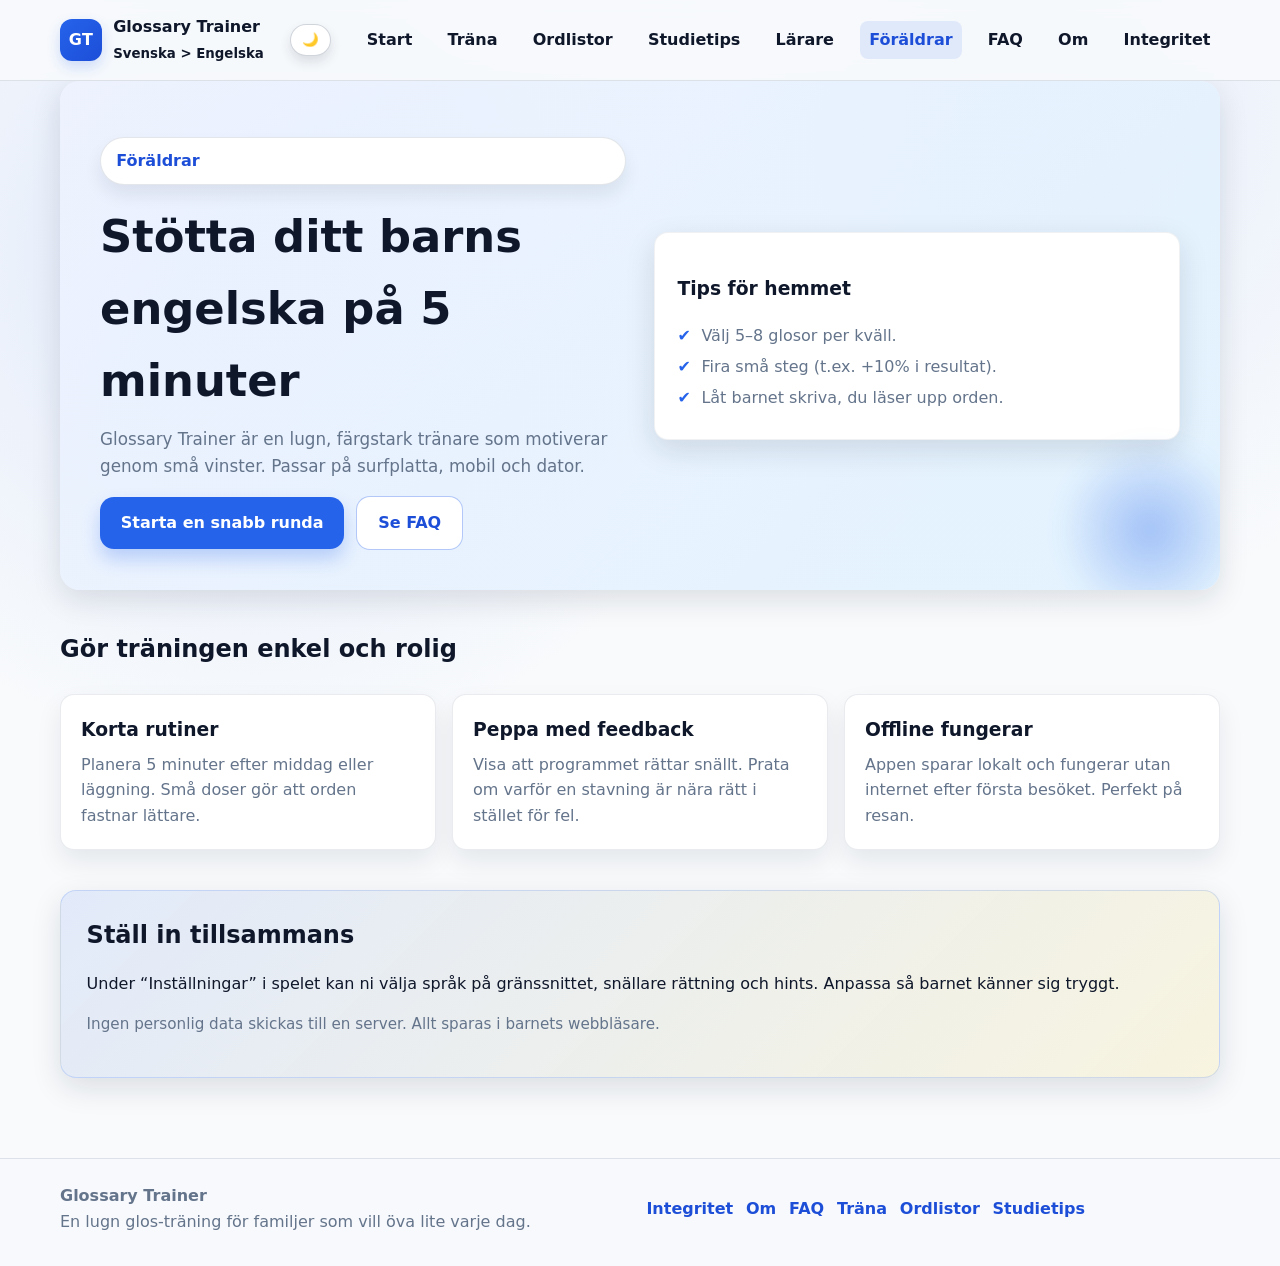
<file: parents.html>
<!DOCTYPE html>
<html lang="sv">
<head>
  <meta charset="utf-8">
  <meta name="viewport" content="width=device-width, initial-scale=1">
  <meta http-equiv="Content-Security-Policy" content="default-src 'self'; style-src 'self' 'unsafe-inline'; img-src 'self' data: https://pagead2.googlesyndication.com https://googleads.g.doubleclick.net https://tpc.googlesyndication.com https://www.google-analytics.com; script-src 'self' 'unsafe-inline' https://pagead2.googlesyndication.com https://www.googletagmanager.com; connect-src 'self' https://pagead2.googlesyndication.com https://googleads.g.doubleclick.net https://www.google-analytics.com https://www.googletagmanager.com; frame-src https://googleads.g.doubleclick.net https://tpc.googlesyndication.com;">
  <title>Föräldraguiden | Glossary Trainer</title>
  <meta name="description" content="Så kan föräldrar stötta barnens engelska glos-träning hemma med korta, peppande pass.">
  <meta name="google-adsense-account" content="ca-pub-8840406607435652">
  <script async src="https://pagead2.googlesyndication.com/pagead/js/adsbygoogle.js?client=ca-pub-8840406607435652" crossorigin="anonymous"></script>
  <script async src="https://www.googletagmanager.com/gtag/js?id=G-GJ0XDNEQVE"></script>
  <script>
    window.dataLayer = window.dataLayer || [];
    function gtag(){dataLayer.push(arguments);}
    gtag("js", new Date());
    gtag("config", "G-GJ0XDNEQVE");
  </script>
  <link rel="manifest" href="manifest.webmanifest">
  <link rel="icon" href="[data-uri]">
  <link rel="stylesheet" href="site.css">
</head>
<body>
    <header class="site-header">
    <div class="site-header-inner">
      <a class="brand" href="index.html" aria-label="Glossary Trainer startsida">
        <span class="brand-mark" aria-hidden="true">GT</span>
        <div>
          <div>Glossary Trainer</div>
          <small>Svenska > Engelska</small>
        </div>
      </a>
      <div class="header-actions">
        <button class="theme-toggle" type="button" data-theme-toggle aria-label="Byt tema">
          <span class="theme-toggle-icon" aria-hidden="true">??</span>
        </button>
        <button class="nav-toggle" type="button" data-nav-toggle aria-expanded="false" aria-controls="primaryNav" aria-label="�ppna meny">Meny</button>
      </div>
      <nav class="site-nav" id="primaryNav">
        <a href="index.html">Start</a>
        <a href="game.html">Träna</a>
        <a href="word-lists.html">Ordlistor</a>
        <a href="study-tips.html">Studietips</a>
        <a href="teachers.html">Lärare</a>
        <a href="parents.html" aria-current="page">Föräldrar</a>
        <a href="faq.html">FAQ</a>
        <a href="about.html">Om</a>
        <a href="privacy.html">Integritet</a>
        
      </nav>
    </div>
  </header>

  <main class="site-shell">
    <section class="hero reveal">
      <div>
        <p class="pill">Föräldrar</p>
        <h1>Stötta ditt barns engelska på 5 minuter</h1>
        <p class="lead">Glossary Trainer är en lugn, färgstark tränare som motiverar genom små vinster. Passar på surfplatta, mobil och dator.</p>
        <div class="cta-group">
          <a class="cta-button" href="game.html">Starta en snabb runda</a>
          <a class="cta-button secondary" href="faq.html">Se FAQ</a>
        </div>
      </div>
      <div class="hero-card">
        <h3>Tips för hemmet</h3>
        <ul class="highlight-list">
          <li>Välj 5–8 glosor per kväll.</li>
          <li>Fira små steg (t.ex. +10% i resultat).</li>
          <li>Låt barnet skriva, du läser upp orden.</li>
        </ul>
      </div>
    </section>


    <section class="section reveal">
      <h2>Gör träningen enkel och rolig</h2>
      <div class="feature-grid">
        <article class="card">
          <h3>Korta rutiner</h3>
          <p>Planera 5 minuter efter middag eller läggning. Små doser gör att orden fastnar lättare.</p>
        </article>
        <article class="card">
          <h3>Peppa med feedback</h3>
          <p>Visa att programmet rättar snällt. Prata om varför en stavning är nära rätt i stället för fel.</p>
        </article>
        <article class="card">
          <h3>Offline fungerar</h3>
          <p>Appen sparar lokalt och fungerar utan internet efter första besöket. Perfekt på resan.</p>
        </article>
      </div>
    </section>

    <section class="section callout reveal">
      <h2>Ställ in tillsammans</h2>
      <p>Under “Inställningar” i spelet kan ni välja språk på gränssnittet, snällare rättning och hints. Anpassa så barnet känner sig tryggt.</p>
      <p class="footnotes">Ingen personlig data skickas till en server. Allt sparas i barnets webbläsare.</p>
    </section>
  </main>

  <footer>
    <div class="footer-inner">
      <div>
        <strong>Glossary Trainer</strong><br>
        En lugn glos-träning för familjer som vill öva lite varje dag.
      </div>
      <div class="footer-links">
        <a href="privacy.html">Integritet</a>
        <a href="about.html">Om</a>
        <a href="faq.html">FAQ</a>
        <a href="game.html">Träna</a>
        <a href="word-lists.html">Ordlistor</a>
        <a href="study-tips.html">Studietips</a>
      </div>
    </div>
  </footer>

  <script src="site.js"></script>
</body>
</html>
</file>
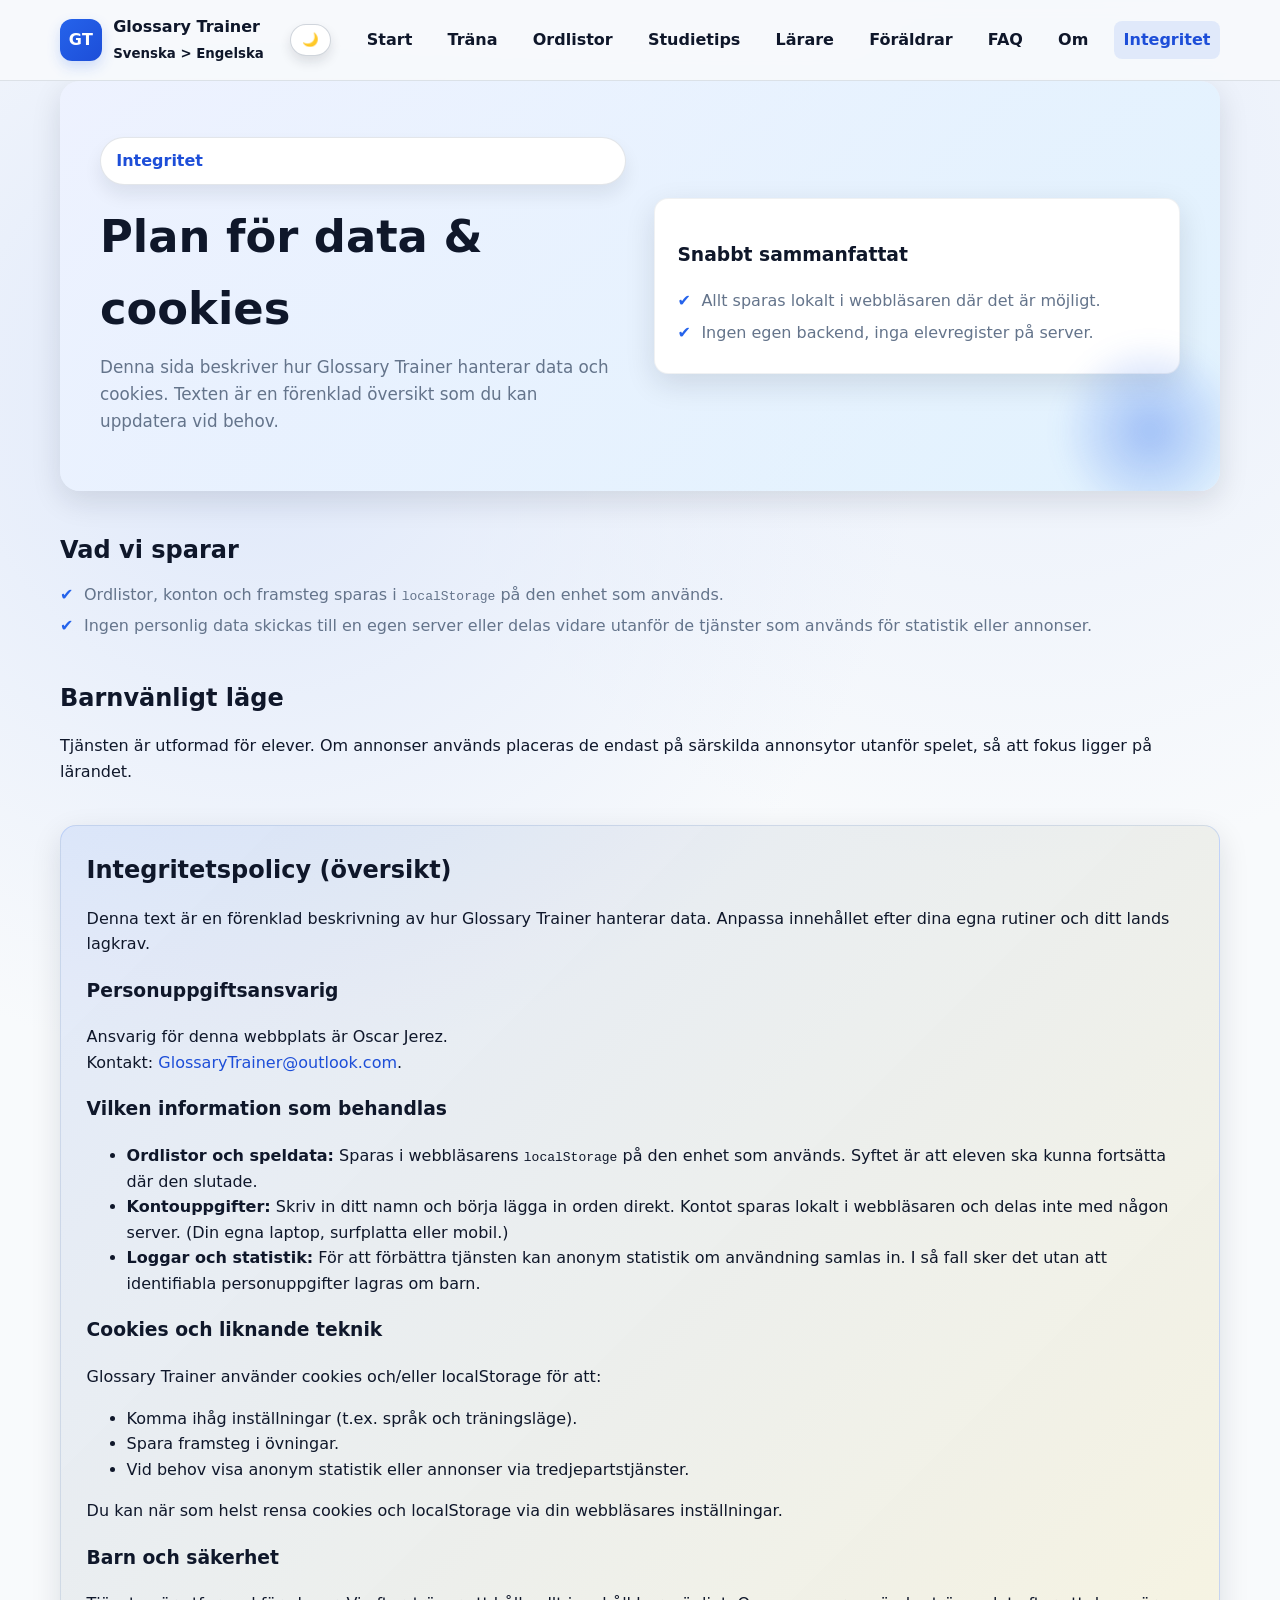
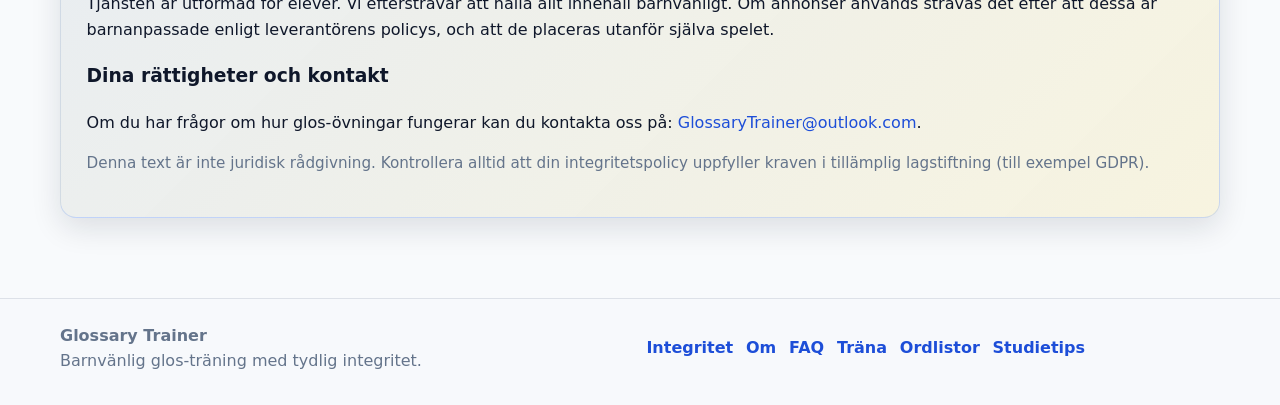
<file: privacy.html>
<!DOCTYPE html>
<html lang="sv">
<head>
  <meta charset="utf-8">
  <meta name="viewport" content="width=device-width, initial-scale=1">
  <meta http-equiv="Content-Security-Policy" content="default-src 'self'; style-src 'self' 'unsafe-inline'; img-src 'self' data: https://pagead2.googlesyndication.com https://googleads.g.doubleclick.net https://tpc.googlesyndication.com https://www.google-analytics.com; script-src 'self' 'unsafe-inline' https://pagead2.googlesyndication.com https://www.googletagmanager.com; connect-src 'self' https://pagead2.googlesyndication.com https://googleads.g.doubleclick.net https://www.google-analytics.com https://www.googletagmanager.com; frame-src https://googleads.g.doubleclick.net https://tpc.googlesyndication.com;">
  <title>Integritet | Glossary Trainer</title>
  <meta name="description" content="Integritetspolicy för Glossary Trainer. Information om hur appen hanterar data, cookies och barnvänliga annonser.">
  <meta name="google-adsense-account" content="ca-pub-8840406607435652">
  <script async src="https://pagead2.googlesyndication.com/pagead/js/adsbygoogle.js?client=ca-pub-8840406607435652" crossorigin="anonymous"></script>
  <script async src="https://www.googletagmanager.com/gtag/js?id=G-GJ0XDNEQVE"></script>
  <script>
    // Google Analytics configuration
    window.dataLayer = window.dataLayer || [];
    function gtag(){dataLayer.push(arguments);}
    gtag("js", new Date());
    gtag("config", "G-GJ0XDNEQVE");
  </script>
  <link rel="manifest" href="manifest.webmanifest">
  <link rel="icon" href="[data-uri]">
  <link rel="stylesheet" href="site.css">
</head>
<body>
    <header class="site-header">
    <div class="site-header-inner">
      <a class="brand" href="index.html" aria-label="Glossary Trainer startsida">
        <span class="brand-mark" aria-hidden="true">GT</span>
        <div>
          <div>Glossary Trainer</div>
          <small>Svenska > Engelska</small>
        </div>
      </a>
      <div class="header-actions">
        <button class="theme-toggle" type="button" data-theme-toggle aria-label="Byt tema">
          <span class="theme-toggle-icon" aria-hidden="true">??</span>
        </button>
        <button class="nav-toggle" type="button" data-nav-toggle aria-expanded="false" aria-controls="primaryNav" aria-label="�ppna meny">Meny</button>
      </div>
      <nav class="site-nav" id="primaryNav">
        <a href="index.html">Start</a>
        <a href="game.html">Träna</a>
        <a href="word-lists.html">Ordlistor</a>
        <a href="study-tips.html">Studietips</a>
        <a href="teachers.html">Lärare</a>
        <a href="parents.html">Föräldrar</a>
        <a href="faq.html">FAQ</a>
        <a href="about.html">Om</a>
        <a href="privacy.html" aria-current="page">Integritet</a>
        
      </nav>
    </div>
  </header>

  <main class="site-shell">
    <section class="hero reveal">
      <div>
        <p class="pill">Integritet</p>
        <h1>Plan för data &amp; cookies</h1>
        <p class="lead">
          Denna sida beskriver hur Glossary Trainer hanterar data och cookies.
          Texten är en förenklad översikt som du kan uppdatera vid behov.
        </p>
      </div>
      <div class="hero-card">
        <h3>Snabbt sammanfattat</h3>
        <ul class="highlight-list">
          <li>Allt sparas lokalt i webbläsaren där det är möjligt.</li>
          <li>Ingen egen backend, inga elevregister på server.</li>
        </ul>
      </div>
    </section>


    <section class="section reveal">
      <h2>Vad vi sparar</h2>
      <ul class="highlight-list">
        <li>
          Ordlistor, konton och framsteg sparas i
          <code>localStorage</code> på den enhet som används.
        </li>
        <li>
          Ingen personlig data skickas till en egen server eller delas vidare
          utanför de tjänster som används för statistik eller annonser.
        </li>

      </ul>
    </section>

    <section class="section reveal">
      <h2>Barnvänligt läge</h2>
      <p>
        Tjänsten är utformad för elever. Om annonser används placeras de endast på särskilda
        annonsytor utanför spelet, så att fokus ligger på lärandet.
      </p>
    </section>

    <!-- Legal / policy details -->
    <section class="section callout reveal integrity-legal" aria-labelledby="legal-heading">
      <h2 id="legal-heading">Integritetspolicy (översikt)</h2>

      <p>
        Denna text är en förenklad beskrivning av hur Glossary Trainer hanterar data.
        Anpassa innehållet efter dina egna rutiner och ditt lands lagkrav.
      </p>

      <h3>Personuppgiftsansvarig</h3>
      <p>
        Ansvarig för denna webbplats är Oscar Jerez.<br>
        Kontakt:
        <a href="mailto:GlossaryTrainer@outlook.com">GlossaryTrainer@outlook.com</a>.
      </p>

      <h3>Vilken information som behandlas</h3>
      <ul>
        <li>
          <strong>Ordlistor och speldata:</strong>
          Sparas i webbläsarens <code>localStorage</code> på den enhet som används.
          Syftet är att eleven ska kunna fortsätta där den slutade.
        </li>
        <li>
          <strong>Kontouppgifter:</strong>
          Skriv in ditt namn och börja lägga in orden direkt. Kontot sparas lokalt i
          webbläsaren och delas inte med någon server. (Din egna laptop, surfplatta eller mobil.)
        </li>
        <li>
          <strong>Loggar och statistik:</strong>
          För att förbättra tjänsten kan anonym statistik om användning samlas in.
          I så fall sker det utan att identifiabla personuppgifter lagras om barn.
        </li>
      </ul>

      <h3>Cookies och liknande teknik</h3>
      <p>
        Glossary Trainer använder cookies och/eller localStorage för att:
      </p>
      <ul>
        <li>Komma ihåg inställningar (t.ex. språk och träningsläge).</li>
        <li>Spara framsteg i övningar.</li>
        <li>
          Vid behov visa anonym statistik eller annonser via tredjepartstjänster.
        </li>
      </ul>
      <p>
        Du kan när som helst rensa cookies och localStorage via din webbläsares inställningar.
      </p>

      <h3>Barn och säkerhet</h3>
      <p>
        Tjänsten är utformad för elever. Vi eftersträvar att hålla allt innehåll
        barnvänligt. Om annonser används strävas det efter att dessa är
        barnanpassade enligt leverantörens policys, och att de placeras
        utanför själva spelet.
      </p>


      <h3>Dina rättigheter och kontakt</h3>
      <p>
        Om du har frågor om hur glos-övningar fungerar kan du kontakta oss på:
        <a href="mailto:GlossaryTrainer@outlook.com">GlossaryTrainer@outlook.com</a>.
      </p>

      <p class="integrity-disclaimer footnotes">
        Denna text är inte juridisk rådgivning. Kontrollera alltid att din
        integritetspolicy uppfyller kraven i tillämplig lagstiftning
        (till exempel GDPR).
      </p>
    </section>
  </main>

  <footer>
    <div class="footer-inner">
      <div>
        <strong>Glossary Trainer</strong><br>
        Barnvänlig glos-träning med tydlig integritet.
      </div>
      <div class="footer-links">
        <a href="privacy.html">Integritet</a>
        <a href="about.html">Om</a>
        <a href="faq.html">FAQ</a>
        <a href="game.html">Träna</a>
        <a href="word-lists.html">Ordlistor</a>
        <a href="study-tips.html">Studietips</a>
      </div>
    </div>
  </footer>

  <script src="site.js"></script>
</body>
</html>
</file>
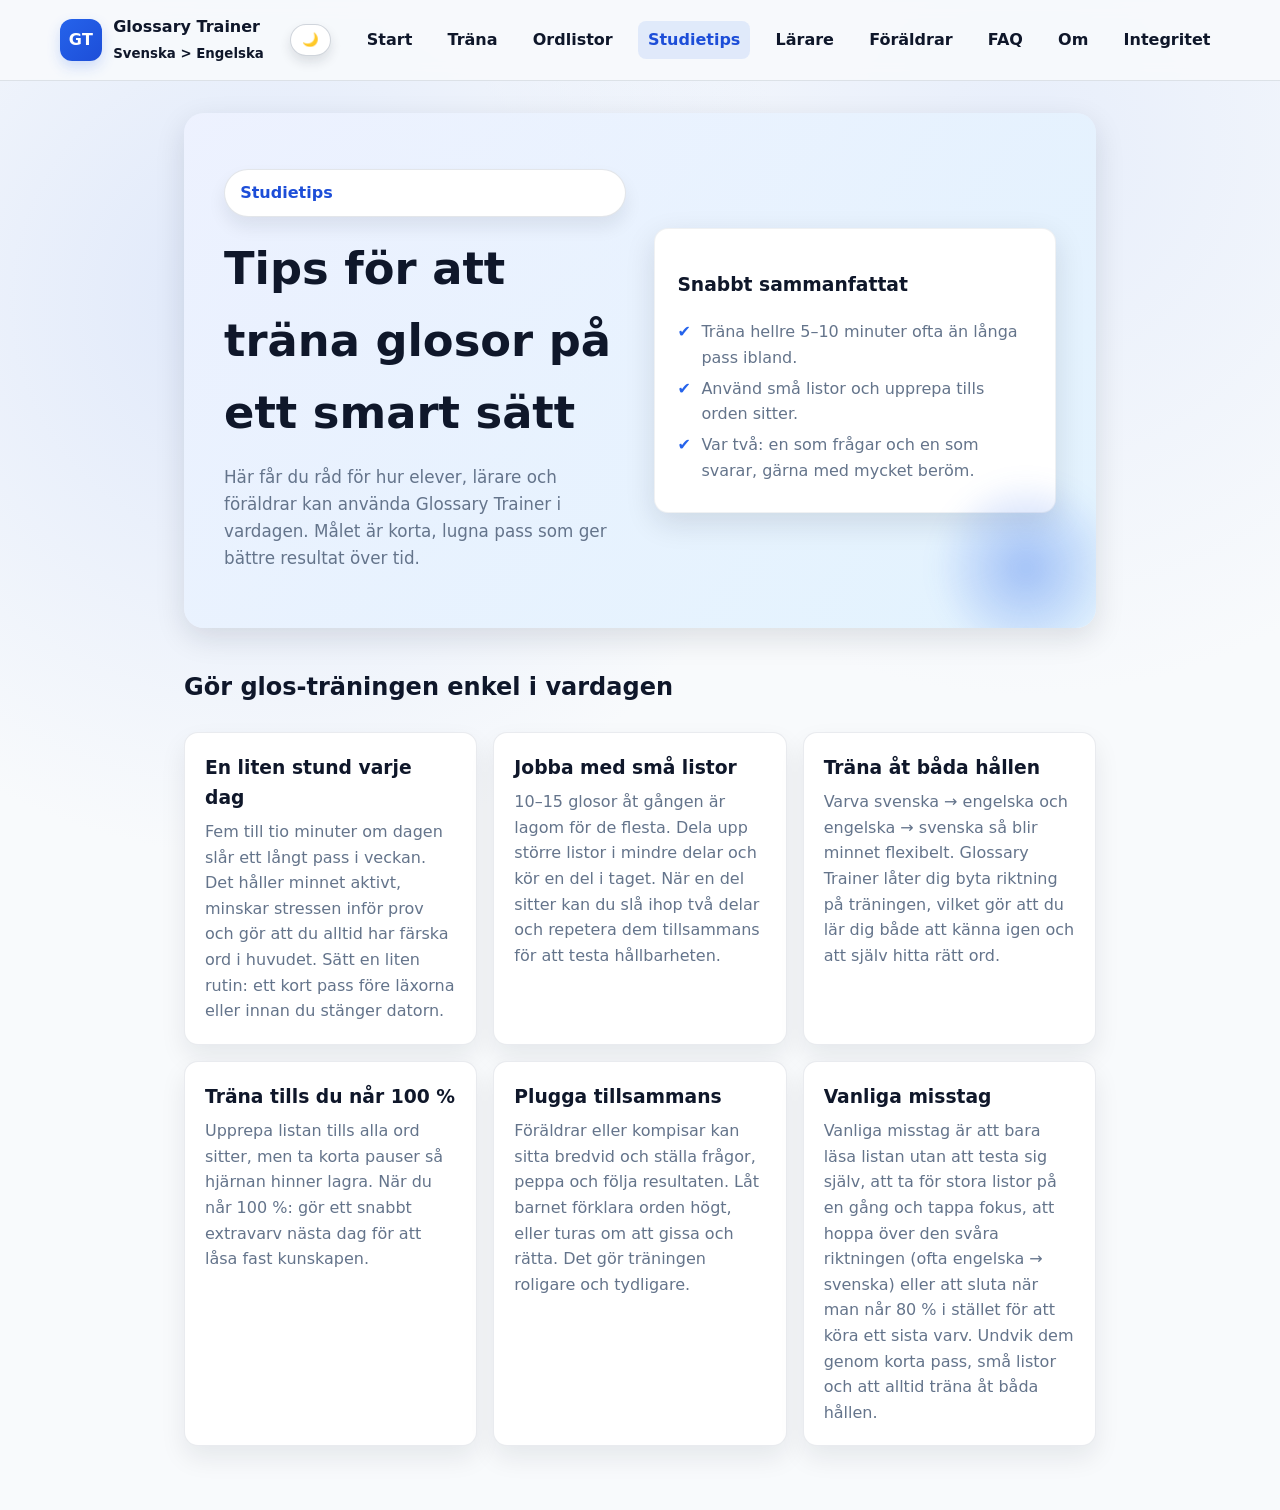
<file: study-tips.html>
﻿<!DOCTYPE html>
<html lang="sv">
<head>
  <meta charset="utf-8">
  <meta name="viewport" content="width=device-width, initial-scale=1">
  <meta http-equiv="Content-Security-Policy" content="default-src 'self'; style-src 'self' 'unsafe-inline'; img-src 'self' data: https://pagead2.googlesyndication.com https://googleads.g.doubleclick.net https://tpc.googlesyndication.com https://www.google-analytics.com; script-src 'self' 'unsafe-inline' https://pagead2.googlesyndication.com https://www.googletagmanager.com; connect-src 'self' https://pagead2.googlesyndication.com https://googleads.g.doubleclick.net https://www.google-analytics.com https://www.googletagmanager.com; frame-src https://googleads.g.doubleclick.net https://tpc.googlesyndication.com;">
  <title>Ordlistor – Glossary Trainer | Svenska och Engelska glosor</title>
  <meta name="description" content="Ordlistor med svenska och engelska glosor att träna på tillsammans med Glossary Trainer. För elever, lärare och föräldrar som vill öva ordförråd.">
  <meta name="google-site-verification" content="8n_NNmSMlCgCqtONgCPEUggd4FST_eqx-KHPI5cfrjA">
  <meta name="google-adsense-account" content="ca-pub-8840406607435652">
  <script async src="https://pagead2.googlesyndication.com/pagead/js/adsbygoogle.js?client=ca-pub-8840406607435652" crossorigin="anonymous"></script>
  <script async src="https://www.googletagmanager.com/gtag/js?id=G-GJ0XDNEQVE"></script>
  <script>
    window.dataLayer = window.dataLayer || [];
    function gtag(){dataLayer.push(arguments);}
    gtag("js", new Date());
    gtag("config", "G-GJ0XDNEQVE");
  </script>
  <link rel="manifest" href="manifest.webmanifest">
  <link rel="icon" href="[data-uri]">
  <link rel="stylesheet" href="site.css">
</head>
<body class="word-lists">
  <header class="site-header">
    <div class="site-header-inner">
      <a class="brand" href="index.html" aria-label="Glossary Trainer startsida">
        <span class="brand-mark" aria-hidden="true">GT</span>
        <div>
          <div>Glossary Trainer</div>
          <small>Svenska > Engelska</small>
        </div>
      </a>
      <div class="header-actions">
        <button class="theme-toggle" type="button" data-theme-toggle aria-label="Byt tema">
          <span class="theme-toggle-icon" aria-hidden="true">??</span>
        </button>
        <button class="nav-toggle" type="button" data-nav-toggle aria-expanded="false" aria-controls="primaryNav" aria-label="Öppna meny">Meny</button>
      </div>
      <nav class="site-nav" id="primaryNav">
        <a href="index.html">Start</a>
        <a href="game.html">Träna</a>
        <a href="word-lists.html">Ordlistor</a>
        <a href="study-tips.html" aria-current="page">Studietips</a>
        <a href="teachers.html">Lärare</a>
        <a href="parents.html">Föräldrar</a>
        <a href="faq.html">FAQ</a>
        <a href="about.html">Om</a>
        <a href="privacy.html">Integritet</a>
        
      </nav>
    </div>
  </header>
  <main>

<section class="hero reveal">
  <div>
    <p class="pill">Studietips</p>
    <h1>Tips för att träna glosor på ett smart sätt</h1>
    <p class="lead">
      Här får du råd för hur elever, lärare och föräldrar kan använda Glossary Trainer i vardagen. Målet är korta, lugna pass som ger bättre resultat över tid.
    </p>
  </div>
  <div class="hero-card">
    <h3>Snabbt sammanfattat</h3>
    <ul class="highlight-list">
      <li>Träna hellre 5–10 minuter ofta än långa pass ibland.</li>
      <li>Använd små listor och upprepa tills orden sitter.</li>
      <li>Var två: en som frågar och en som svarar, gärna med mycket beröm.</li>
    </ul>
  </div>
</section>


<section class="section reveal">
  <h2>Gör glos-träningen enkel i vardagen</h2>

  <div class="feature-grid">
    <article class="card">
      <h3>En liten stund varje dag</h3>
      <p>
        Fem till tio minuter om dagen slår ett långt pass i veckan. Det håller minnet aktivt,
        minskar stressen inför prov och gör att du alltid har färska ord i huvudet.
        Sätt en liten rutin: ett kort pass före läxorna eller innan du stänger datorn.
      </p>
    </article>

    <article class="card">
      <h3>Jobba med små listor</h3>
      <p>
        10–15 glosor åt gången är lagom för de flesta. Dela upp större listor i mindre delar
        och kör en del i taget. När en del sitter kan du slå ihop två delar och repetera dem
        tillsammans för att testa hållbarheten.
      </p>
    </article>

    <article class="card">
      <h3>Träna åt båda hållen</h3>
      <p>
        Varva svenska → engelska och engelska → svenska så blir minnet flexibelt.
        Glossary Trainer låter dig byta riktning på träningen, vilket gör att du lär dig
        både att känna igen och att själv hitta rätt ord.
      </p>
    </article>

    <article class="card">
      <h3>Träna tills du når 100&nbsp;%</h3>
      <p>
        Upprepa listan tills alla ord sitter, men ta korta pauser så hjärnan hinner lagra.
        När du når 100&nbsp;%: gör ett snabbt extravarv nästa dag för att låsa fast kunskapen.
      </p>
    </article>

    <article class="card">
      <h3>Plugga tillsammans</h3>
      <p>
        Föräldrar eller kompisar kan sitta bredvid och ställa frågor, peppa och följa resultaten.
        Låt barnet förklara orden högt, eller turas om att gissa och rätta. Det gör träningen
        roligare och tydligare.
      </p>
    </article>

    <article class="card">
      <h3>Vanliga misstag</h3>
      <p>
        Vanliga misstag är att bara läsa listan utan att testa sig själv, att ta för stora listor
        på en gång och tappa fokus, att hoppa över den svåra riktningen (ofta engelska → svenska)
        eller att sluta när man når 80&nbsp;% i stället för att köra ett sista varv. Undvik dem
        genom korta pass, små listor och att alltid träna åt båda hållen.
      </p>
    </article>
  </div>
</section>

  </main>
</body>
</html>

  <script src="site.js"></script>
</body>
</html>
</file>
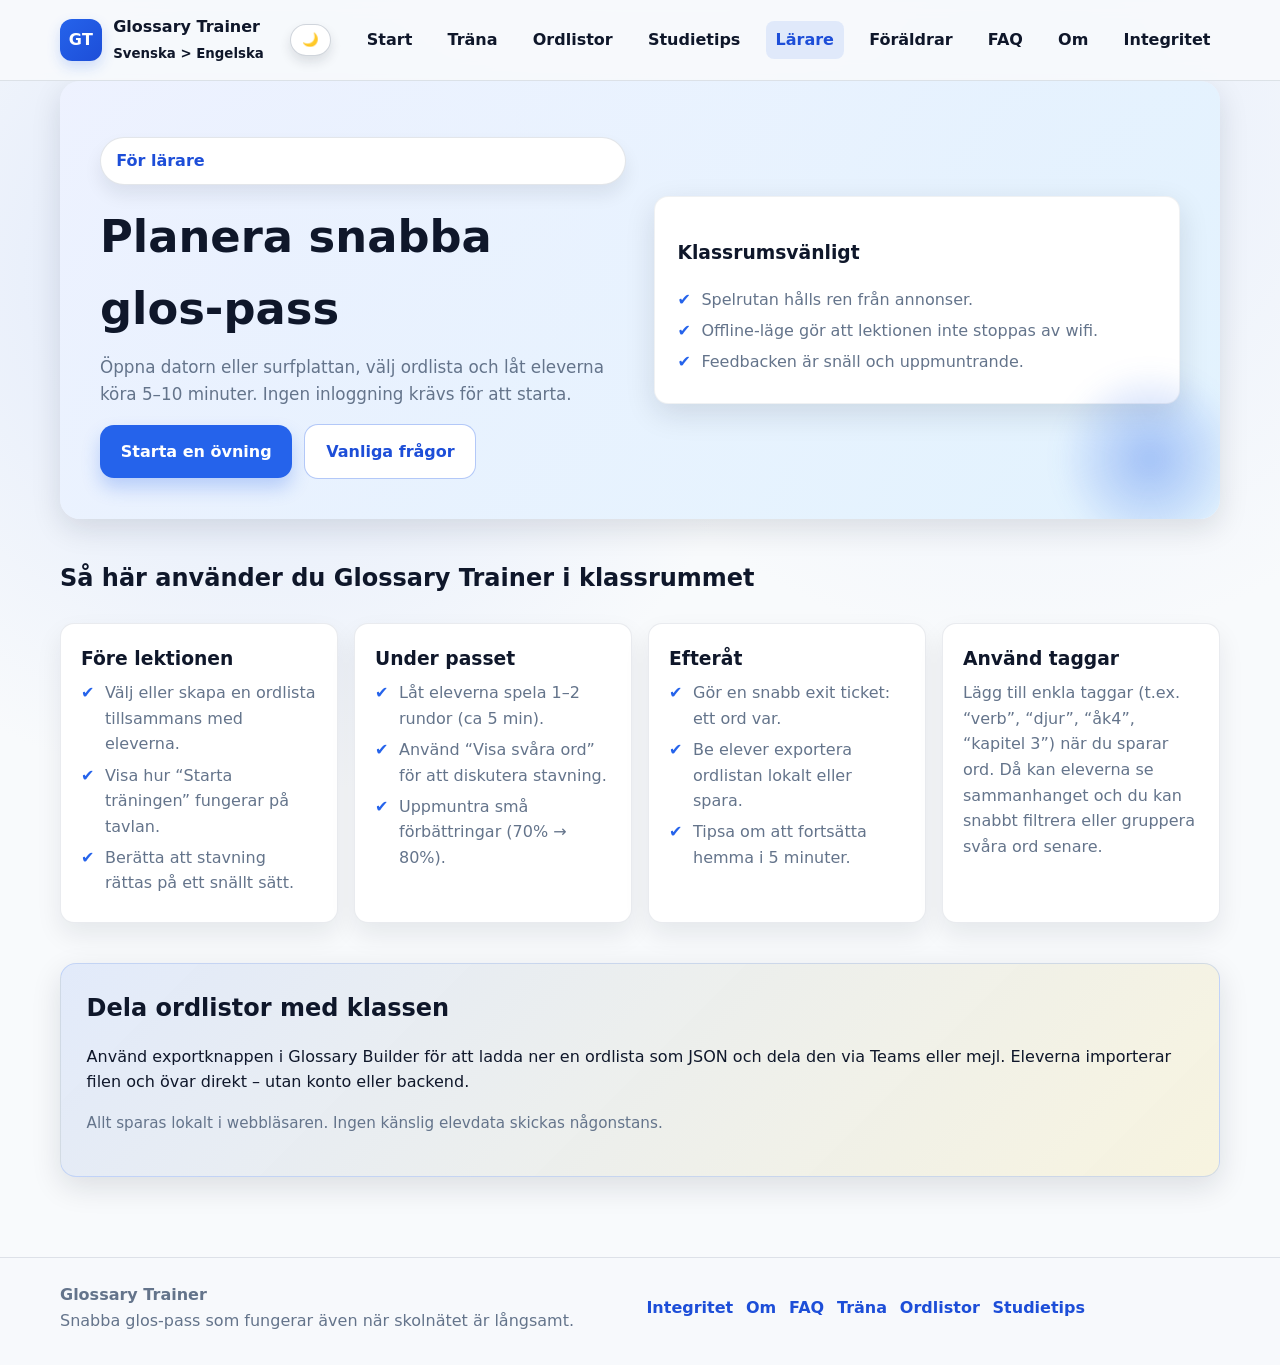
<file: teachers.html>
<!DOCTYPE html>
<html lang="sv">
<head>
  <meta charset="utf-8">
  <meta name="viewport" content="width=device-width, initial-scale=1">
  <meta http-equiv="Content-Security-Policy" content="default-src 'self'; style-src 'self' 'unsafe-inline'; img-src 'self' data: https://pagead2.googlesyndication.com https://googleads.g.doubleclick.net https://tpc.googlesyndication.com https://www.google-analytics.com; script-src 'self' 'unsafe-inline' https://pagead2.googlesyndication.com https://www.googletagmanager.com; connect-src 'self' https://pagead2.googlesyndication.com https://googleads.g.doubleclick.net https://www.google-analytics.com https://www.googletagmanager.com; frame-src https://googleads.g.doubleclick.net https://tpc.googlesyndication.com;">
  <title>För lärare | Glossary Trainer</title>
  <meta name="description" content="Tips för lärare som vill använda Glossary Trainer i klassrummet och dela ordlistor med elever.">
  <meta name="google-adsense-account" content="ca-pub-8840406607435652">
  <script async src="https://pagead2.googlesyndication.com/pagead/js/adsbygoogle.js?client=ca-pub-8840406607435652" crossorigin="anonymous"></script>
  <script async src="https://www.googletagmanager.com/gtag/js?id=G-GJ0XDNEQVE"></script>
  <script>
    window.dataLayer = window.dataLayer || [];
    function gtag(){dataLayer.push(arguments);}
    gtag("js", new Date());
    gtag("config", "G-GJ0XDNEQVE");
  </script>
  <link rel="manifest" href="manifest.webmanifest">
  <link rel="icon" href="[data-uri]">
  <link rel="stylesheet" href="site.css">
</head>
<body>
    <header class="site-header">
    <div class="site-header-inner">
      <a class="brand" href="index.html" aria-label="Glossary Trainer startsida">
        <span class="brand-mark" aria-hidden="true">GT</span>
        <div>
          <div>Glossary Trainer</div>
          <small>Svenska > Engelska</small>
        </div>
      </a>
      <div class="header-actions">
        <button class="theme-toggle" type="button" data-theme-toggle aria-label="Byt tema">
          <span class="theme-toggle-icon" aria-hidden="true">??</span>
        </button>
        <button class="nav-toggle" type="button" data-nav-toggle aria-expanded="false" aria-controls="primaryNav" aria-label="�ppna meny">Meny</button>
      </div>
      <nav class="site-nav" id="primaryNav">
        <a href="index.html">Start</a>
        <a href="game.html">Träna</a>
        <a href="word-lists.html">Ordlistor</a>
        <a href="study-tips.html">Studietips</a>
        <a href="teachers.html" aria-current="page">Lärare</a>
        <a href="parents.html">Föräldrar</a>
        <a href="faq.html">FAQ</a>
        <a href="about.html">Om</a>
        <a href="privacy.html">Integritet</a>
        
      </nav>
    </div>
  </header>

  <main class="site-shell">
    <section class="hero reveal">
      <div>
        <p class="pill">För lärare</p>
        <h1>Planera snabba glos-pass</h1>
        <p class="lead">Öppna datorn eller surfplattan, välj ordlista och låt eleverna köra 5–10 minuter. Ingen inloggning krävs för att starta.</p>
        <div class="cta-group">
          <a class="cta-button" href="game.html">Starta en övning</a>
          <a class="cta-button secondary" href="faq.html">Vanliga frågor</a>
        </div>
      </div>
      <div class="hero-card">
        <h3>Klassrumsvänligt</h3>
        <ul class="highlight-list">
          <li>Spelrutan hålls ren från annonser.</li>
          <li>Offline-läge gör att lektionen inte stoppas av wifi.</li>
          <li>Feedbacken är snäll och uppmuntrande.</li>
        </ul>
      </div>
    </section>



    <section class="section reveal">
      <h2>Så här använder du Glossary Trainer i klassrummet</h2>
      <div class="feature-grid">
        <article class="card">
          <h3>Före lektionen</h3>
          <ul class="highlight-list">
            <li>Välj eller skapa en ordlista tillsammans med eleverna.</li>
            <li>Visa hur “Starta träningen” fungerar på tavlan.</li>
            <li>Berätta att stavning rättas på ett snällt sätt.</li>
          </ul>
        </article>
        <article class="card">
          <h3>Under passet</h3>
          <ul class="highlight-list">
            <li>Låt eleverna spela 1–2 rundor (ca 5 min).</li>
            <li>Använd “Visa svåra ord” för att diskutera stavning.</li>
            <li>Uppmuntra små förbättringar (70% → 80%).</li>
          </ul>
        </article>
        <article class="card">
          <h3>Efteråt</h3>
          <ul class="highlight-list">
            <li>Gör en snabb exit ticket: ett ord var.</li>
            <li>Be elever exportera ordlistan lokalt eller spara.</li>
            <li>Tipsa om att fortsätta hemma i 5 minuter.</li>
          </ul>
        </article>
        <article class="card">
          <h3>Använd taggar</h3>
          <p>Lägg till enkla taggar (t.ex. “verb”, “djur”, “åk4”, “kapitel 3”) när du sparar ord. Då kan eleverna se sammanhanget och du kan snabbt filtrera eller gruppera svåra ord senare.</p>
        </article>
      </div>
    </section>

    <section class="section callout reveal">
      <h2>Dela ordlistor med klassen</h2>
      <p>Använd exportknappen i Glossary Builder för att ladda ner en ordlista som JSON och dela den via Teams eller mejl. Eleverna importerar filen och övar direkt – utan konto eller backend.</p>
      <p class="footnotes">Allt sparas lokalt i webbläsaren. Ingen känslig elevdata skickas någonstans.</p>
    </section>
  </main>

  <footer>
    <div class="footer-inner">
      <div>
        <strong>Glossary Trainer</strong><br>
        Snabba glos-pass som fungerar även när skolnätet är långsamt.
      </div>
      <div class="footer-links">
        <a href="privacy.html">Integritet</a>
        <a href="about.html">Om</a>
        <a href="faq.html">FAQ</a>
        <a href="game.html">Träna</a>
        <a href="word-lists.html">Ordlistor</a>
        <a href="study-tips.html">Studietips</a>
      </div>
    </div>
  </footer>

  <script src="site.js"></script>
</body>
</html>
</file>
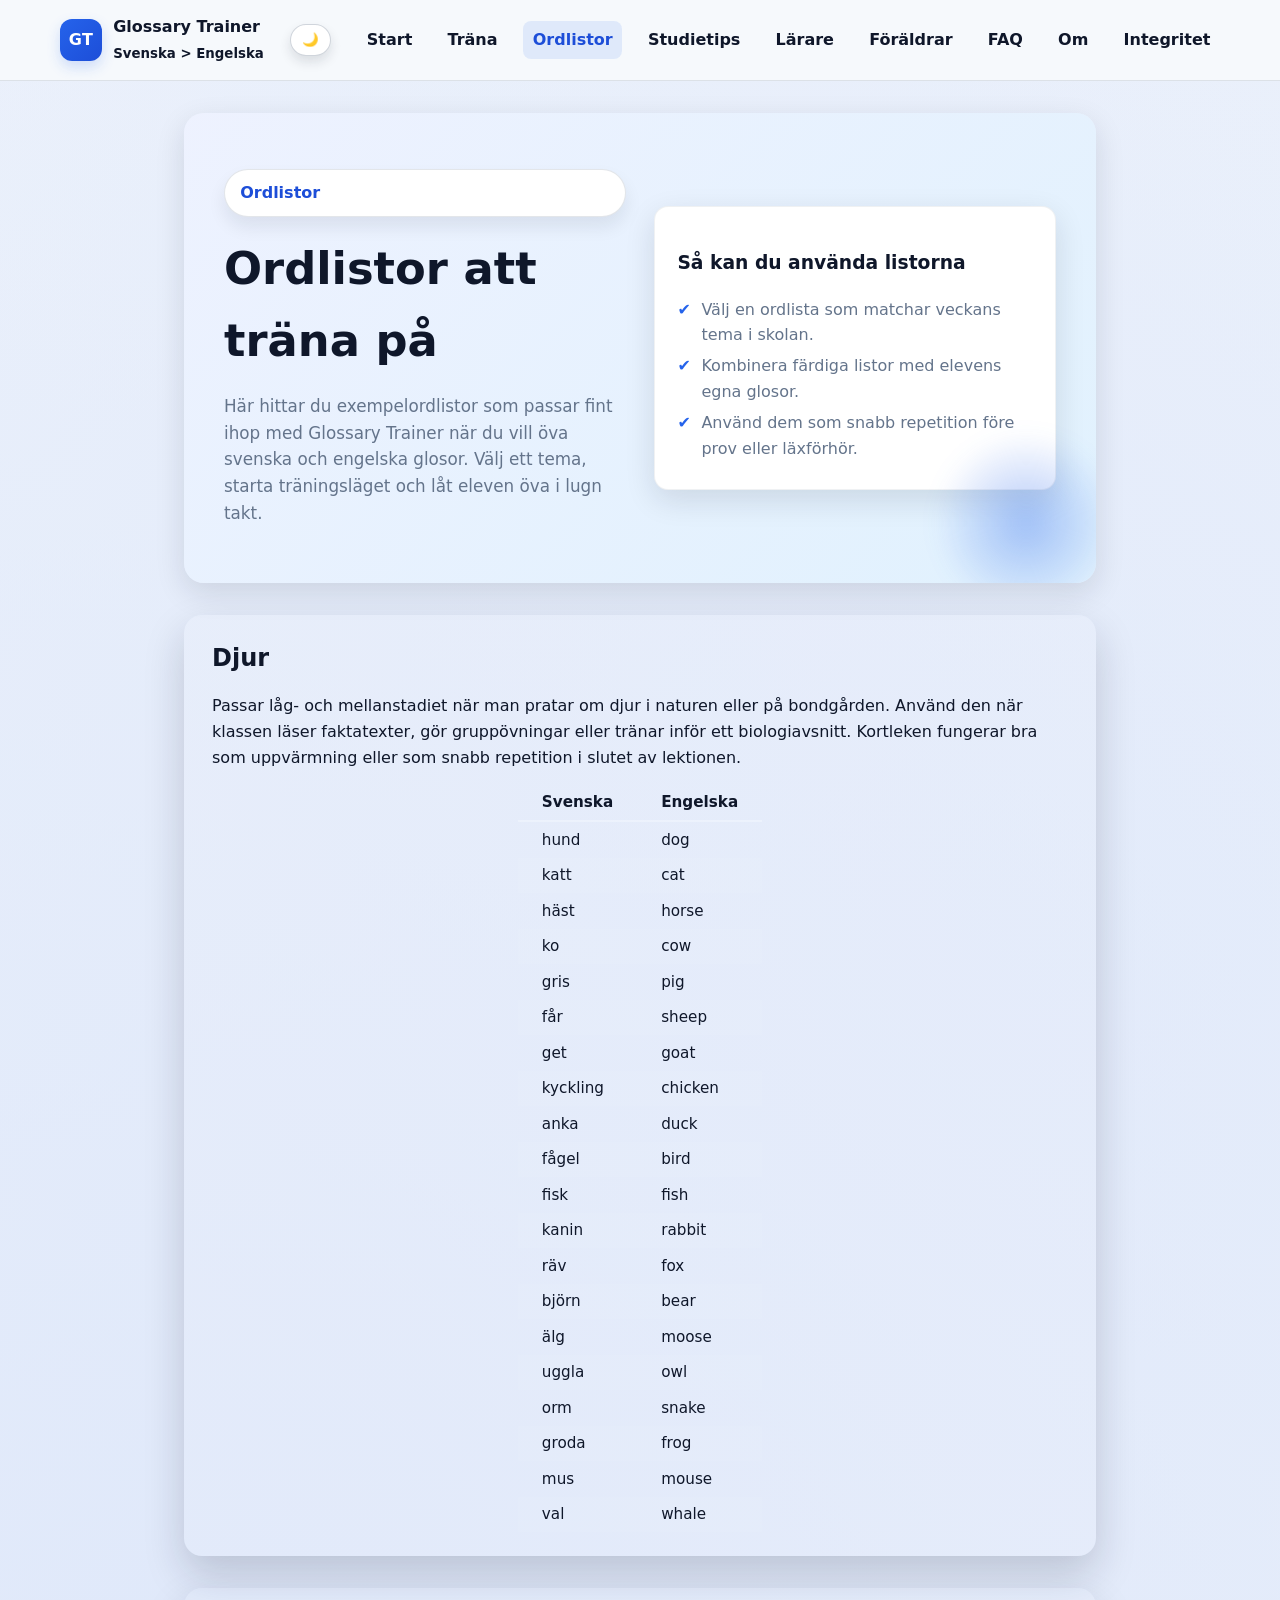
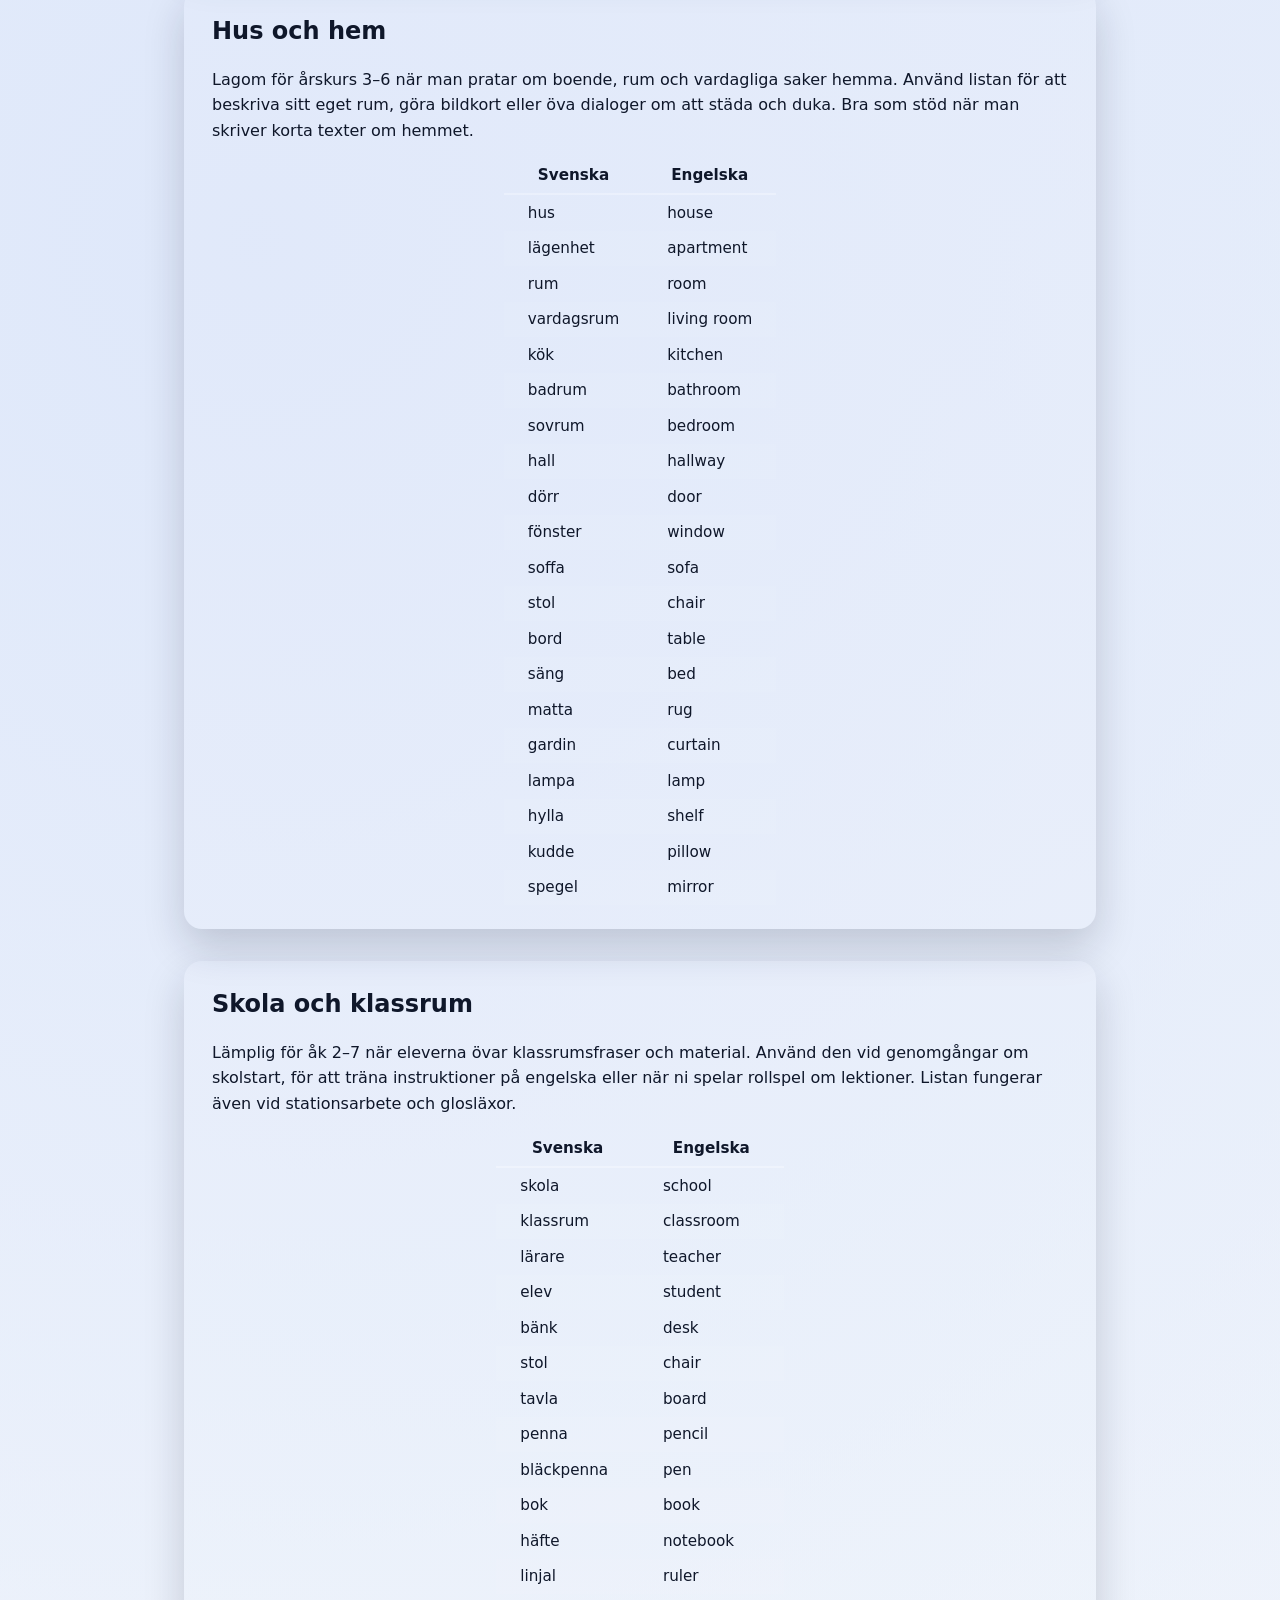
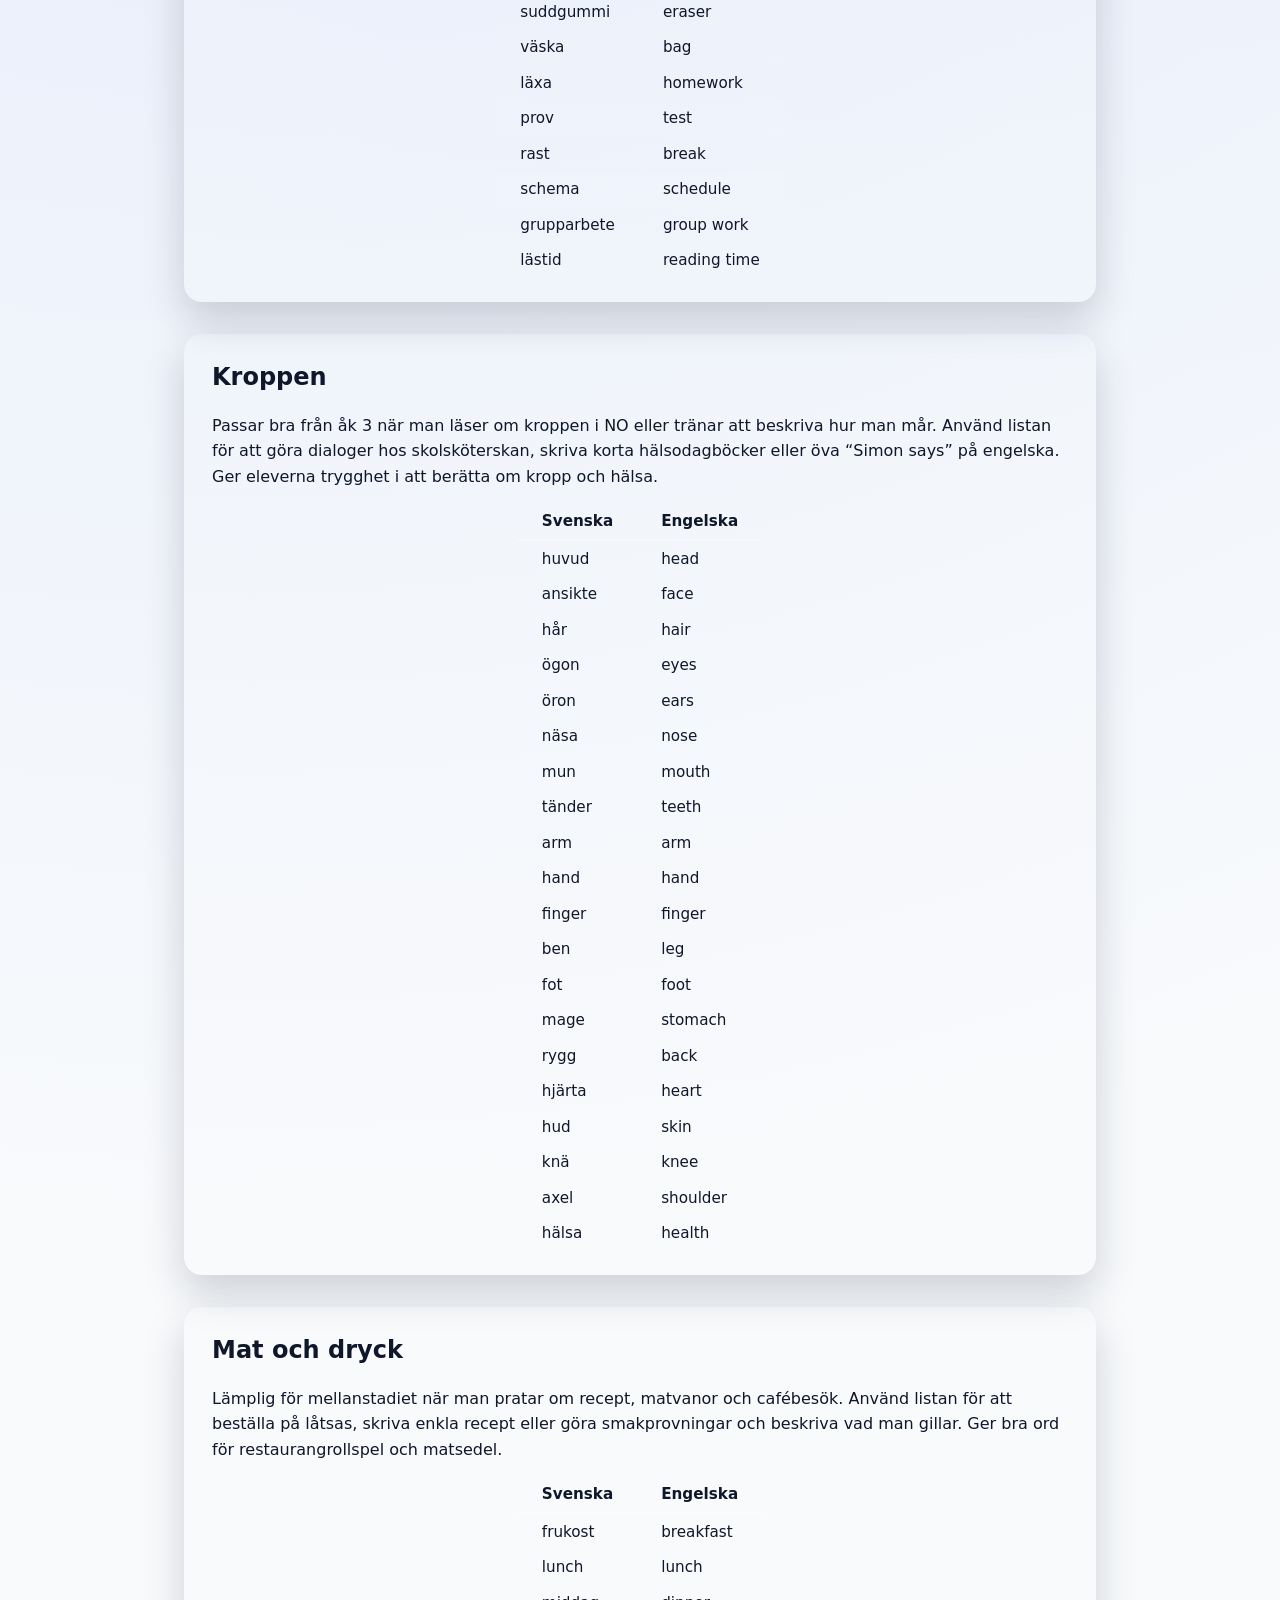
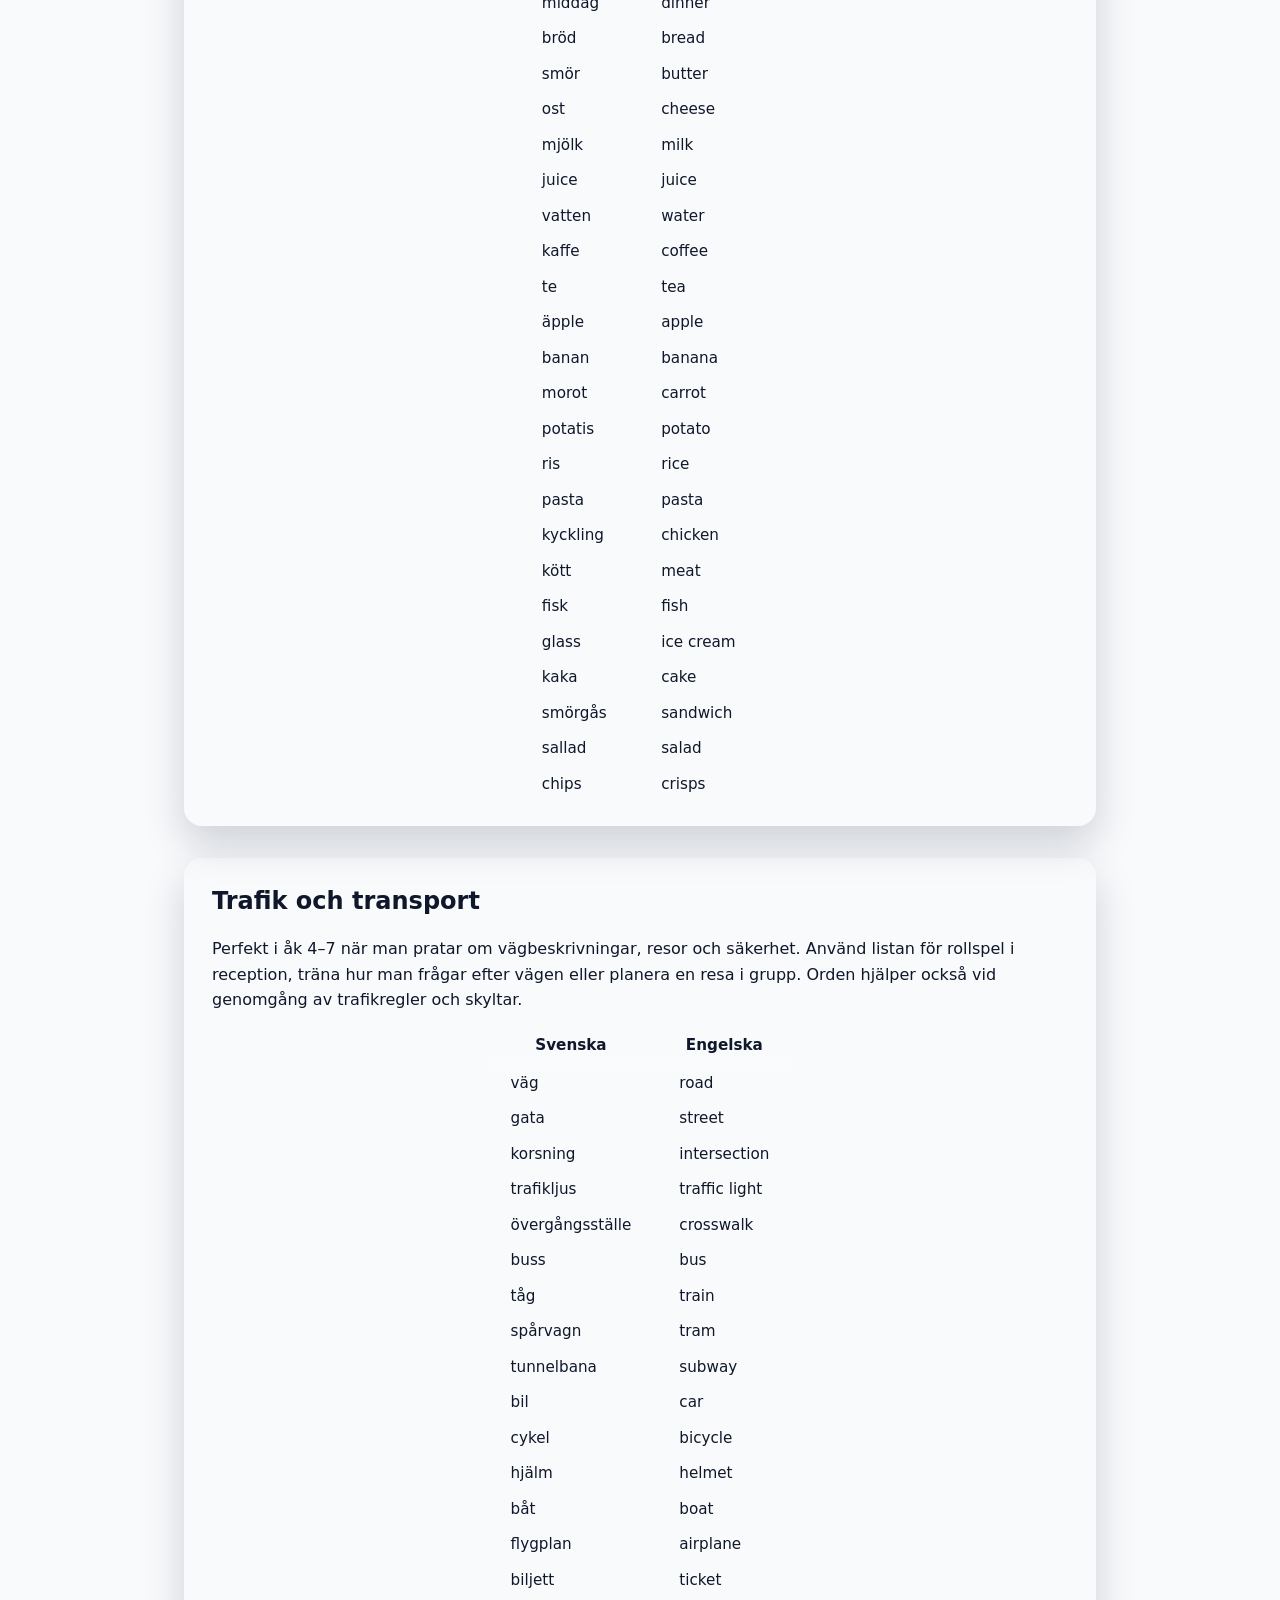
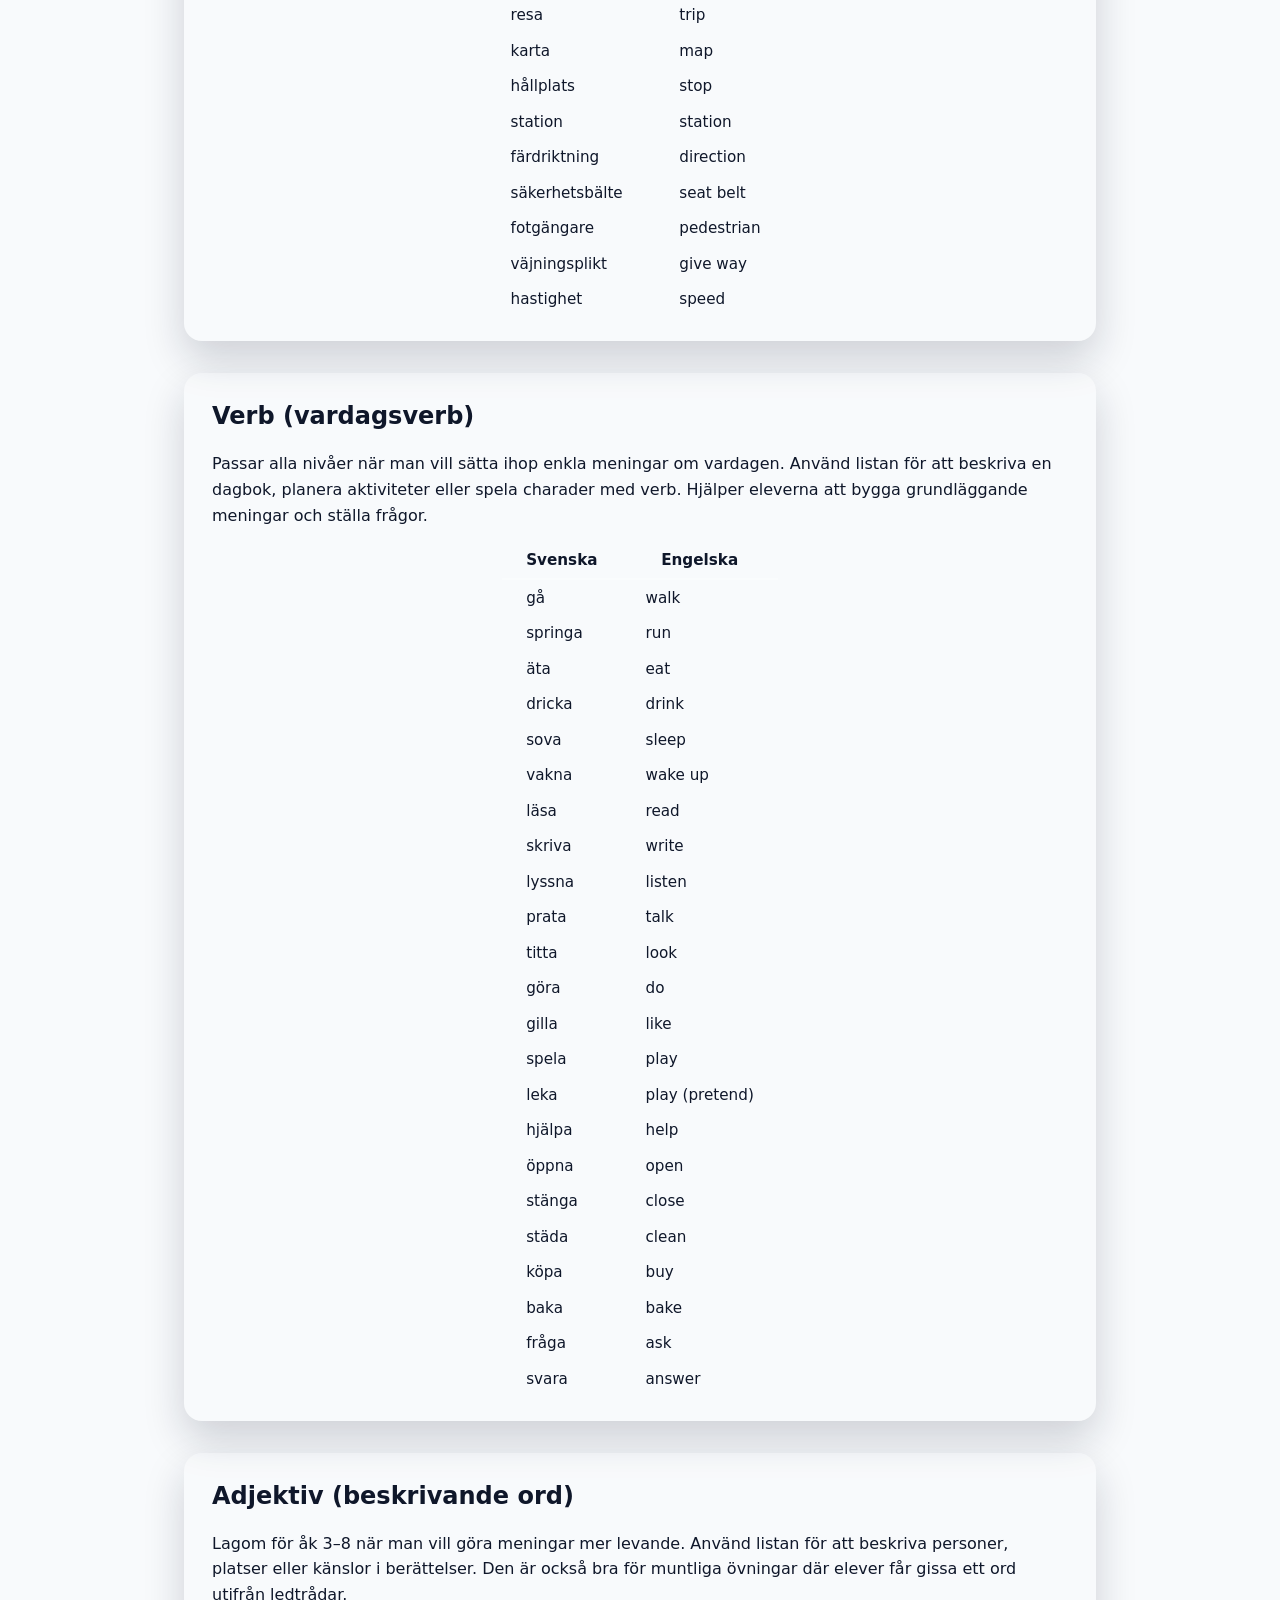
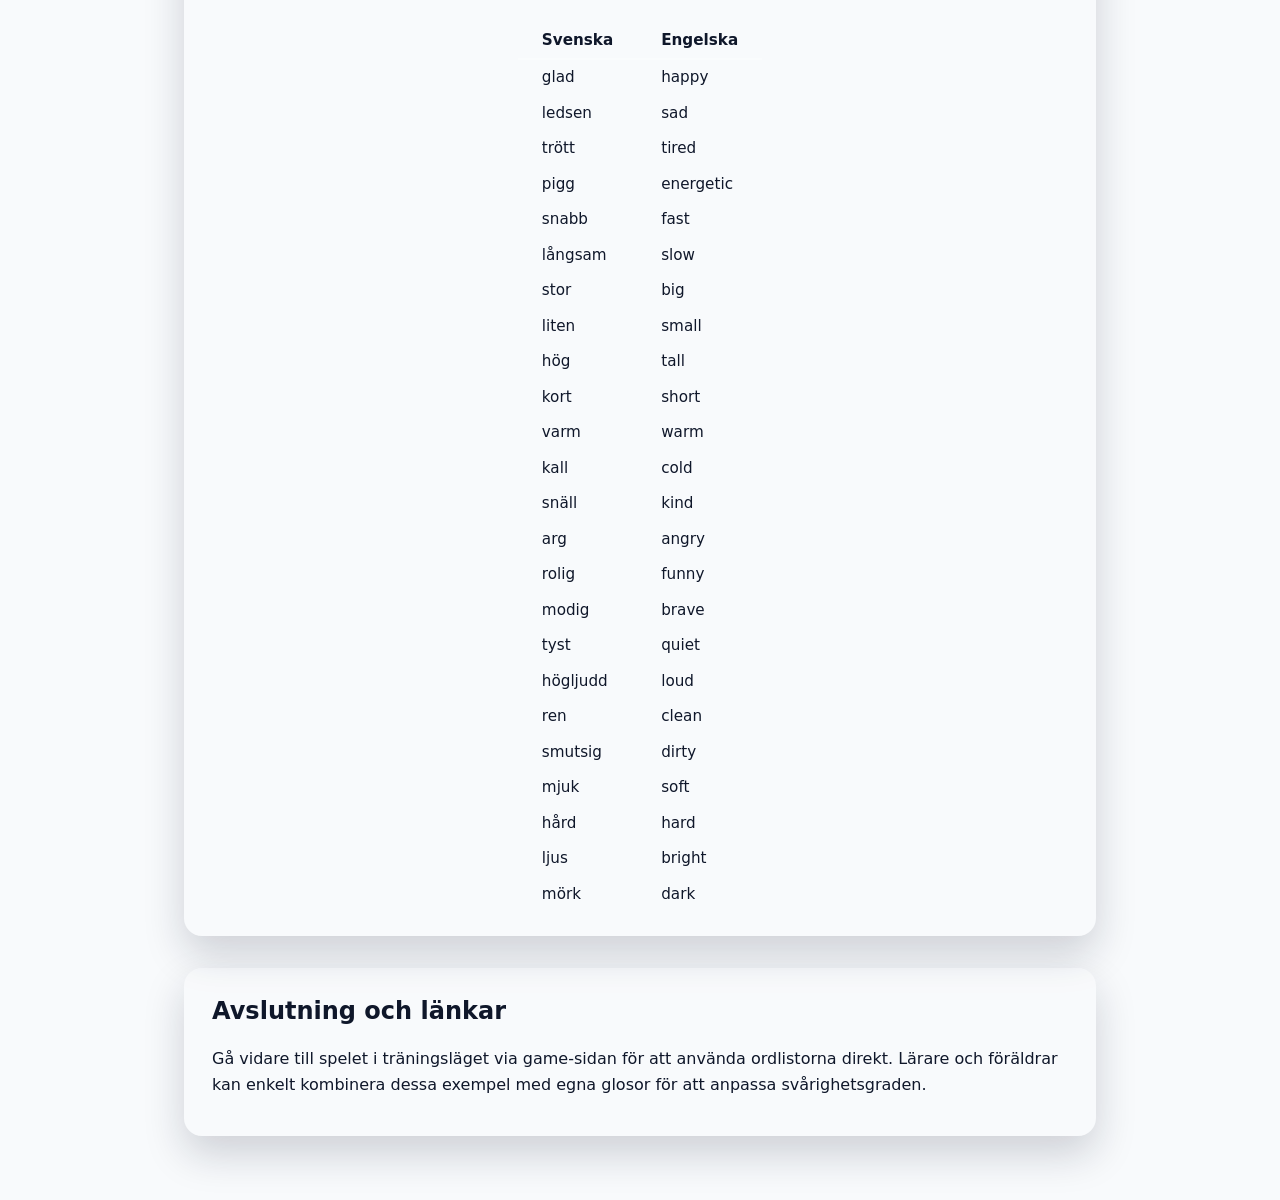
<file: word-lists.html>
<!DOCTYPE html>
<html lang="sv">
<head>
  <meta charset="utf-8">
  <meta name="viewport" content="width=device-width, initial-scale=1">
  <meta http-equiv="Content-Security-Policy" content="default-src 'self'; style-src 'self' 'unsafe-inline'; img-src 'self' data: https://pagead2.googlesyndication.com https://googleads.g.doubleclick.net https://tpc.googlesyndication.com https://www.google-analytics.com; script-src 'self' 'unsafe-inline' https://pagead2.googlesyndication.com https://www.googletagmanager.com; connect-src 'self' https://pagead2.googlesyndication.com https://googleads.g.doubleclick.net https://www.google-analytics.com https://www.googletagmanager.com; frame-src https://googleads.g.doubleclick.net https://tpc.googlesyndication.com;">
  <title>Ordlistor – Glossary Trainer | Svenska och Engelska glosor</title>
  <meta name="description" content="Ordlistor med svenska och engelska glosor att träna på tillsammans med Glossary Trainer. För elever, lärare och föräldrar som vill öva ordförråd.">
  <meta name="google-site-verification" content="8n_NNmSMlCgCqtONgCPEUggd4FST_eqx-KHPI5cfrjA">
  <meta name="google-adsense-account" content="ca-pub-8840406607435652">
  <script async src="https://pagead2.googlesyndication.com/pagead/js/adsbygoogle.js?client=ca-pub-8840406607435652" crossorigin="anonymous"></script>
  <script async src="https://www.googletagmanager.com/gtag/js?id=G-GJ0XDNEQVE"></script>
  <script>
    window.dataLayer = window.dataLayer || [];
    function gtag(){dataLayer.push(arguments);}
    gtag("js", new Date());
    gtag("config", "G-GJ0XDNEQVE");
  </script>
  <link rel="manifest" href="manifest.webmanifest">
  <link rel="icon" href="[data-uri]">
  <link rel="stylesheet" href="site.css">
</head>
<body class="word-lists">
  <header class="site-header">
    <div class="site-header-inner">
      <a class="brand" href="index.html" aria-label="Glossary Trainer startsida">
        <span class="brand-mark" aria-hidden="true">GT</span>
        <div>
          <div>Glossary Trainer</div>
          <small>Svenska > Engelska</small>
        </div>
      </a>
      <div class="header-actions">
        <button class="theme-toggle" type="button" data-theme-toggle aria-label="Byt tema">
          <span class="theme-toggle-icon" aria-hidden="true">??</span>
        </button>
        <button class="nav-toggle" type="button" data-nav-toggle aria-expanded="false" aria-controls="primaryNav" aria-label="Öppna meny">Meny</button>
      </div>
      <nav class="site-nav" id="primaryNav">
        <a href="index.html">Start</a>
        <a href="game.html">Träna</a>
        <a href="word-lists.html" aria-current="page">Ordlistor</a>
        <a href="study-tips.html">Studietips</a>
        <a href="teachers.html">Lärare</a>
        <a href="parents.html">Föräldrar</a>
        <a href="faq.html">FAQ</a>
        <a href="about.html">Om</a>
        <a href="privacy.html">Integritet</a>
        
      </nav>
    </div>
  </header>

  <main>

    <section class="hero reveal">
      <div>
        <p class="pill">Ordlistor</p>
        <h1>Ordlistor att träna på</h1>
        <p class="lead">
          Här hittar du exempelordlistor som passar fint ihop med Glossary Trainer när du vill öva svenska och engelska glosor.
          Välj ett tema, starta träningsläget och låt eleven öva i lugn takt.
        </p>
      </div>
      <div class="hero-card">
        <h3>Så kan du använda listorna</h3>
        <ul class="highlight-list">
          <li>Välj en ordlista som matchar veckans tema i skolan.</li>
          <li>Kombinera färdiga listor med elevens egna glosor.</li>
          <li>Använd dem som snabb repetition före prov eller läxförhör.</li>
        </ul>
      </div>
    </section>

    <section class="glossary-section">
      <h2>Djur</h2>
      <p>Passar låg- och mellanstadiet när man pratar om djur i naturen eller på bondgården. Använd den när klassen läser faktatexter, gör gruppövningar eller tränar inför ett biologiavsnitt. Kortleken fungerar bra som uppvärmning eller som snabb repetition i slutet av lektionen.</p>
      <table>
        <thead>
          <tr><th>Svenska</th><th>Engelska</th></tr>
        </thead>
        <tbody>
          <tr><td>hund</td><td>dog</td></tr>
          <tr><td>katt</td><td>cat</td></tr>
          <tr><td>häst</td><td>horse</td></tr>
          <tr><td>ko</td><td>cow</td></tr>
          <tr><td>gris</td><td>pig</td></tr>
          <tr><td>får</td><td>sheep</td></tr>
          <tr><td>get</td><td>goat</td></tr>
          <tr><td>kyckling</td><td>chicken</td></tr>
          <tr><td>anka</td><td>duck</td></tr>
          <tr><td>fågel</td><td>bird</td></tr>
          <tr><td>fisk</td><td>fish</td></tr>
          <tr><td>kanin</td><td>rabbit</td></tr>
          <tr><td>räv</td><td>fox</td></tr>
          <tr><td>björn</td><td>bear</td></tr>
          <tr><td>älg</td><td>moose</td></tr>
          <tr><td>uggla</td><td>owl</td></tr>
          <tr><td>orm</td><td>snake</td></tr>
          <tr><td>groda</td><td>frog</td></tr>
          <tr><td>mus</td><td>mouse</td></tr>
          <tr><td>val</td><td>whale</td></tr>
        </tbody>
      </table>
    </section>

    <section class="glossary-section">
      <h2>Hus och hem</h2>
      <p>Lagom för årskurs 3–6 när man pratar om boende, rum och vardagliga saker hemma. Använd listan för att beskriva sitt eget rum, göra bildkort eller öva dialoger om att städa och duka. Bra som stöd när man skriver korta texter om hemmet.</p>
      <table>
        <thead>
          <tr><th>Svenska</th><th>Engelska</th></tr>
        </thead>
        <tbody>
          <tr><td>hus</td><td>house</td></tr>
          <tr><td>lägenhet</td><td>apartment</td></tr>
          <tr><td>rum</td><td>room</td></tr>
          <tr><td>vardagsrum</td><td>living room</td></tr>
          <tr><td>kök</td><td>kitchen</td></tr>
          <tr><td>badrum</td><td>bathroom</td></tr>
          <tr><td>sovrum</td><td>bedroom</td></tr>
          <tr><td>hall</td><td>hallway</td></tr>
          <tr><td>dörr</td><td>door</td></tr>
          <tr><td>fönster</td><td>window</td></tr>
          <tr><td>soffa</td><td>sofa</td></tr>
          <tr><td>stol</td><td>chair</td></tr>
          <tr><td>bord</td><td>table</td></tr>
          <tr><td>säng</td><td>bed</td></tr>
          <tr><td>matta</td><td>rug</td></tr>
          <tr><td>gardin</td><td>curtain</td></tr>
          <tr><td>lampa</td><td>lamp</td></tr>
          <tr><td>hylla</td><td>shelf</td></tr>
          <tr><td>kudde</td><td>pillow</td></tr>
          <tr><td>spegel</td><td>mirror</td></tr>
        </tbody>
      </table>
    </section>

    <section class="glossary-section">
      <h2>Skola och klassrum</h2>
      <p>Lämplig för åk 2–7 när eleverna övar klassrumsfraser och material. Använd den vid genomgångar om skolstart, för att träna instruktioner på engelska eller när ni spelar rollspel om lektioner. Listan fungerar även vid stationsarbete och glosläxor.</p>
      <table>
        <thead>
          <tr><th>Svenska</th><th>Engelska</th></tr>
        </thead>
        <tbody>
          <tr><td>skola</td><td>school</td></tr>
          <tr><td>klassrum</td><td>classroom</td></tr>
          <tr><td>lärare</td><td>teacher</td></tr>
          <tr><td>elev</td><td>student</td></tr>
          <tr><td>bänk</td><td>desk</td></tr>
          <tr><td>stol</td><td>chair</td></tr>
          <tr><td>tavla</td><td>board</td></tr>
          <tr><td>penna</td><td>pencil</td></tr>
          <tr><td>bläckpenna</td><td>pen</td></tr>
          <tr><td>bok</td><td>book</td></tr>
          <tr><td>häfte</td><td>notebook</td></tr>
          <tr><td>linjal</td><td>ruler</td></tr>
          <tr><td>suddgummi</td><td>eraser</td></tr>
          <tr><td>väska</td><td>bag</td></tr>
          <tr><td>läxa</td><td>homework</td></tr>
          <tr><td>prov</td><td>test</td></tr>
          <tr><td>rast</td><td>break</td></tr>
          <tr><td>schema</td><td>schedule</td></tr>
          <tr><td>grupparbete</td><td>group work</td></tr>
          <tr><td>lästid</td><td>reading time</td></tr>
        </tbody>
      </table>
    </section>

    <section class="glossary-section">
      <h2>Kroppen</h2>
      <p>Passar bra från åk 3 när man läser om kroppen i NO eller tränar att beskriva hur man mår. Använd listan för att göra dialoger hos skolsköterskan, skriva korta hälsodagböcker eller öva “Simon says” på engelska. Ger eleverna trygghet i att berätta om kropp och hälsa.</p>
      <table>
        <thead>
          <tr><th>Svenska</th><th>Engelska</th></tr>
        </thead>
        <tbody>
          <tr><td>huvud</td><td>head</td></tr>
          <tr><td>ansikte</td><td>face</td></tr>
          <tr><td>hår</td><td>hair</td></tr>
          <tr><td>ögon</td><td>eyes</td></tr>
          <tr><td>öron</td><td>ears</td></tr>
          <tr><td>näsa</td><td>nose</td></tr>
          <tr><td>mun</td><td>mouth</td></tr>
          <tr><td>tänder</td><td>teeth</td></tr>
          <tr><td>arm</td><td>arm</td></tr>
          <tr><td>hand</td><td>hand</td></tr>
          <tr><td>finger</td><td>finger</td></tr>
          <tr><td>ben</td><td>leg</td></tr>
          <tr><td>fot</td><td>foot</td></tr>
          <tr><td>mage</td><td>stomach</td></tr>
          <tr><td>rygg</td><td>back</td></tr>
          <tr><td>hjärta</td><td>heart</td></tr>
          <tr><td>hud</td><td>skin</td></tr>
          <tr><td>knä</td><td>knee</td></tr>
          <tr><td>axel</td><td>shoulder</td></tr>
          <tr><td>hälsa</td><td>health</td></tr>
        </tbody>
      </table>
    </section>

    <section class="glossary-section">
      <h2>Mat och dryck</h2>
      <p>Lämplig för mellanstadiet när man pratar om recept, matvanor och cafébesök. Använd listan för att beställa på låtsas, skriva enkla recept eller göra smakprovningar och beskriva vad man gillar. Ger bra ord för restaurangrollspel och matsedel.</p>
      <table>
        <thead>
          <tr><th>Svenska</th><th>Engelska</th></tr>
        </thead>
        <tbody>
          <tr><td>frukost</td><td>breakfast</td></tr>
          <tr><td>lunch</td><td>lunch</td></tr>
          <tr><td>middag</td><td>dinner</td></tr>
          <tr><td>bröd</td><td>bread</td></tr>
          <tr><td>smör</td><td>butter</td></tr>
          <tr><td>ost</td><td>cheese</td></tr>
          <tr><td>mjölk</td><td>milk</td></tr>
          <tr><td>juice</td><td>juice</td></tr>
          <tr><td>vatten</td><td>water</td></tr>
          <tr><td>kaffe</td><td>coffee</td></tr>
          <tr><td>te</td><td>tea</td></tr>
          <tr><td>äpple</td><td>apple</td></tr>
          <tr><td>banan</td><td>banana</td></tr>
          <tr><td>morot</td><td>carrot</td></tr>
          <tr><td>potatis</td><td>potato</td></tr>
          <tr><td>ris</td><td>rice</td></tr>
          <tr><td>pasta</td><td>pasta</td></tr>
          <tr><td>kyckling</td><td>chicken</td></tr>
          <tr><td>kött</td><td>meat</td></tr>
          <tr><td>fisk</td><td>fish</td></tr>
          <tr><td>glass</td><td>ice cream</td></tr>
          <tr><td>kaka</td><td>cake</td></tr>
          <tr><td>smörgås</td><td>sandwich</td></tr>
          <tr><td>sallad</td><td>salad</td></tr>
          <tr><td>chips</td><td>crisps</td></tr>
        </tbody>
      </table>
    </section>

    <section class="glossary-section">
      <h2>Trafik och transport</h2>
      <p>Perfekt i åk 4–7 när man pratar om vägbeskrivningar, resor och säkerhet. Använd listan för rollspel i reception, träna hur man frågar efter vägen eller planera en resa i grupp. Orden hjälper också vid genomgång av trafikregler och skyltar.</p>
      <table>
        <thead>
          <tr><th>Svenska</th><th>Engelska</th></tr>
        </thead>
        <tbody>
          <tr><td>väg</td><td>road</td></tr>
          <tr><td>gata</td><td>street</td></tr>
          <tr><td>korsning</td><td>intersection</td></tr>
          <tr><td>trafikljus</td><td>traffic light</td></tr>
          <tr><td>övergångsställe</td><td>crosswalk</td></tr>
          <tr><td>buss</td><td>bus</td></tr>
          <tr><td>tåg</td><td>train</td></tr>
          <tr><td>spårvagn</td><td>tram</td></tr>
          <tr><td>tunnelbana</td><td>subway</td></tr>
          <tr><td>bil</td><td>car</td></tr>
          <tr><td>cykel</td><td>bicycle</td></tr>
          <tr><td>hjälm</td><td>helmet</td></tr>
          <tr><td>båt</td><td>boat</td></tr>
          <tr><td>flygplan</td><td>airplane</td></tr>
          <tr><td>biljett</td><td>ticket</td></tr>
          <tr><td>resa</td><td>trip</td></tr>
          <tr><td>karta</td><td>map</td></tr>
          <tr><td>hållplats</td><td>stop</td></tr>
          <tr><td>station</td><td>station</td></tr>
          <tr><td>färdriktning</td><td>direction</td></tr>
          <tr><td>säkerhetsbälte</td><td>seat belt</td></tr>
          <tr><td>fotgängare</td><td>pedestrian</td></tr>
          <tr><td>väjningsplikt</td><td>give way</td></tr>
          <tr><td>hastighet</td><td>speed</td></tr>
        </tbody>
      </table>
    </section>

    <section class="glossary-section">
      <h2>Verb (vardagsverb)</h2>
      <p>Passar alla nivåer när man vill sätta ihop enkla meningar om vardagen. Använd listan för att beskriva en dagbok, planera aktiviteter eller spela charader med verb. Hjälper eleverna att bygga grundläggande meningar och ställa frågor.</p>
      <table>
        <thead>
          <tr><th>Svenska</th><th>Engelska</th></tr>
        </thead>
        <tbody>
          <tr><td>gå</td><td>walk</td></tr>
          <tr><td>springa</td><td>run</td></tr>
          <tr><td>äta</td><td>eat</td></tr>
          <tr><td>dricka</td><td>drink</td></tr>
          <tr><td>sova</td><td>sleep</td></tr>
          <tr><td>vakna</td><td>wake up</td></tr>
          <tr><td>läsa</td><td>read</td></tr>
          <tr><td>skriva</td><td>write</td></tr>
          <tr><td>lyssna</td><td>listen</td></tr>
          <tr><td>prata</td><td>talk</td></tr>
          <tr><td>titta</td><td>look</td></tr>
          <tr><td>göra</td><td>do</td></tr>
          <tr><td>gilla</td><td>like</td></tr>
          <tr><td>spela</td><td>play</td></tr>
          <tr><td>leka</td><td>play (pretend)</td></tr>
          <tr><td>hjälpa</td><td>help</td></tr>
          <tr><td>öppna</td><td>open</td></tr>
          <tr><td>stänga</td><td>close</td></tr>
          <tr><td>städa</td><td>clean</td></tr>
          <tr><td>köpa</td><td>buy</td></tr>
          <tr><td>baka</td><td>bake</td></tr>
          <tr><td>fråga</td><td>ask</td></tr>
          <tr><td>svara</td><td>answer</td></tr>
        </tbody>
      </table>
    </section>

    <section class="glossary-section">
      <h2>Adjektiv (beskrivande ord)</h2>
      <p>Lagom för åk 3–8 när man vill göra meningar mer levande. Använd listan för att beskriva personer, platser eller känslor i berättelser. Den är också bra för muntliga övningar där elever får gissa ett ord utifrån ledtrådar.</p>
      <table>
        <thead>
          <tr><th>Svenska</th><th>Engelska</th></tr>
        </thead>
        <tbody>
          <tr><td>glad</td><td>happy</td></tr>
          <tr><td>ledsen</td><td>sad</td></tr>
          <tr><td>trött</td><td>tired</td></tr>
          <tr><td>pigg</td><td>energetic</td></tr>
          <tr><td>snabb</td><td>fast</td></tr>
          <tr><td>långsam</td><td>slow</td></tr>
          <tr><td>stor</td><td>big</td></tr>
          <tr><td>liten</td><td>small</td></tr>
          <tr><td>hög</td><td>tall</td></tr>
          <tr><td>kort</td><td>short</td></tr>
          <tr><td>varm</td><td>warm</td></tr>
          <tr><td>kall</td><td>cold</td></tr>
          <tr><td>snäll</td><td>kind</td></tr>
          <tr><td>arg</td><td>angry</td></tr>
          <tr><td>rolig</td><td>funny</td></tr>
          <tr><td>modig</td><td>brave</td></tr>
          <tr><td>tyst</td><td>quiet</td></tr>
          <tr><td>högljudd</td><td>loud</td></tr>
          <tr><td>ren</td><td>clean</td></tr>
          <tr><td>smutsig</td><td>dirty</td></tr>
          <tr><td>mjuk</td><td>soft</td></tr>
          <tr><td>hård</td><td>hard</td></tr>
          <tr><td>ljus</td><td>bright</td></tr>
          <tr><td>mörk</td><td>dark</td></tr>
        </tbody>
      </table>
    </section>

    <section class="glossary-section">
      <h2>Avslutning och länkar</h2>
      <p>Gå vidare till spelet i träningsläget via game-sidan för att använda ordlistorna direkt. Lärare och föräldrar kan enkelt kombinera dessa exempel med egna glosor för att anpassa svårighetsgraden.</p>
    </section>

  </main>

  <script src="site.js"></script>
</body>
</html>
</file>
<file: site.css>
:root {
  /* Light theme base colors */
  --page-bg: #f8fafc;
  --card-bg: #ffffff;
  --nav-bg: rgba(248, 250, 252, 0.9);
  --text-main: #0f172a;
  --text-muted: #64748b;
  --accent: #2563eb;

  /* Backwards-compatible tokens used across the site */
  --primary: var(--accent);
  --primary-dark: #1d4ed8;
  --bg: var(--page-bg);
  --card: var(--card-bg);
  --text: var(--text-main);
  --muted: var(--text-muted);
  --shadow-soft: 0 10px 30px rgba(15, 23, 42, 0.12);
  font-family: "Segoe UI", system-ui, -apple-system, sans-serif;
}

/* Ensure legacy tokens override any inline defaults on the Träna page. */
:root {
  --accent: #2563eb !important;
  --primary: var(--accent) !important;
  --primary-dark: #1d4ed8 !important;
  --bg: var(--page-bg) !important;
  --card: var(--card-bg) !important;
  --text: var(--text-main) !important;
  --muted: var(--text-muted) !important;
}

/* Dark theme overrides */
:root[data-theme="dark"] {
  --page-bg: #0f172a !important;
  --card-bg: #111827 !important;
  --nav-bg: rgba(17, 24, 39, 0.9) !important;
  --text-main: #395794 !important;
  --text-muted: #9ca3af !important;
  --accent: #7aa2ff !important;
  --primary-dark: #648bdb !important;
  --shadow-soft: 0 10px 30px rgba(0, 0, 0, 0.5) !important;
  /* Keep legacy tokens in sync for dark mode */
  --bg: var(--page-bg) !important;
  --card: var(--card-bg) !important;
  --text: var(--text-main) !important;
  --muted: var(--text-muted) !important;
}

*,
*::before,
*::after {
  box-sizing: border-box;
}

body {
  margin: 0;
  min-height: 100vh;
  background:
    radial-gradient(circle at 20% 20%, color-mix(in srgb, var(--accent) 12%, var(--page-bg)), transparent 35%),
    radial-gradient(circle at 80% 10%, color-mix(in srgb, var(--accent) 8%, var(--page-bg)), transparent 32%),
    var(--bg);
  color: var(--text);
  line-height: 1.6;
  overflow-x: hidden;
}

a {
  color: var(--primary-dark);
  text-decoration: none;
}

a:hover {
  color: var(--primary);
}

img {
  max-width: 100%;
  height: auto;
}

.page-ready .fade-in {
  opacity: 1;
  transform: none;
}

.site-shell {
  max-width: 1200px;
  margin: 0 auto;
  padding: 0 1.25rem 2.5rem;
}

.site-header {
  position: sticky;
  top: 0;
  z-index: 10;
  -webkit-backdrop-filter: blur(8px);
  backdrop-filter: blur(8px);
  background: var(--nav-bg);
  border-bottom: 1px solid rgba(100, 116, 139, 0.18);
}

.site-header-inner {
  display: flex;
  align-items: center;
  justify-content: space-between;
  gap: 1rem;
  padding: 0.9rem 1.25rem;
  max-width: 1200px;
  margin: 0 auto;
}

.brand {
  display: inline-flex;
  align-items: center;
  gap: 0.7rem;
  font-weight: 700;
  color: var(--text);
}

.brand-mark {
  width: 42px;
  height: 42px;
  border-radius: 12px;
  background: linear-gradient(135deg, var(--primary), var(--primary-dark));
  display: grid;
  place-items: center;
  color: #fff;
  font-weight: 800;
  letter-spacing: 0.02em;
  box-shadow: 0 6px 14px rgba(37, 99, 235, 0.2);
}

.nav-toggle {
  display: none;
  align-items: center;
  justify-content: center;
  background: var(--accent);
  color: #fff;
  border: none;
  border-radius: 10px;
  padding: 0.55rem 0.75rem;
  font-weight: 700;
  box-shadow: 0 8px 18px rgba(37, 99, 235, 0.28);
}

.site-nav {
  display: flex;
  align-items: center;
  gap: 1rem;
}

.site-nav a {
  font-weight: 600;
  color: var(--text);
  padding: 0.4rem 0.6rem;
  border-radius: 8px;
  transition: background 0.2s ease, color 0.2s ease;
}

.site-nav a:hover,
.site-nav a:focus-visible,
.site-nav a[aria-current="page"] {
  background: rgba(37, 99, 235, 0.1);
  color: var(--primary-dark);
}

.cta-button {
  display: inline-flex;
  align-items: center;
  gap: 0.45rem;
  background: var(--accent);
  color: #fff;
  border-radius: 14px;
  padding: 0.85rem 1.3rem;
  font-weight: 700;
  border: none;
  box-shadow: 0 10px 18px rgba(37, 99, 235, 0.25);
  transition: transform 0.12s ease, box-shadow 0.2s ease;
}

.cta-button:hover {
  transform: translateY(-1px);
  box-shadow: 0 14px 30px rgba(37, 99, 235, 0.28);
}

.cta-button.secondary {
  background: #fff;
  color: var(--primary-dark);
  border: 1px solid rgba(37, 99, 235, 0.35);
  box-shadow: none;
}

.cta-button.secondary:hover {
  box-shadow: var(--shadow-soft);
}

.cta-group {
  display: flex;
  gap: 0.75rem;
  align-items: center;
  flex-wrap: wrap;
}

main {
  padding: 2.8rem 0 0;
}

.hero {
  display: grid;
  grid-template-columns: repeat(auto-fit, minmax(280px, 1fr));
  gap: 1.75rem;
  align-items: center;
  padding: 2.5rem;
  background: linear-gradient(135deg, rgba(238, 242, 255, 0.9), rgba(224, 242, 254, 0.9));
  border-radius: 20px;
  box-shadow: var(--shadow-soft);
  position: relative;
  overflow: hidden;
}

.hero::after {
  content: "";
  position: absolute;
  bottom: -40px;
  right: -30px;
  width: 200px;
  height: 200px;
  background: radial-gradient(circle, rgba(37, 99, 235, 0.35), transparent 65%);
  filter: blur(10px);
}

.hero h1 {
  font-size: clamp(2rem, 4vw, 2.8rem);
  margin: 0 0 0.6rem;
}

.hero p.lead {
  font-size: 1.05rem;
  color: var(--muted);
  margin: 0 0 1rem;
}

.hero-pills {
  display: flex;
  flex-wrap: wrap;
  gap: 0.75rem;
  margin: 1.25rem 0;
}

.pill {
  background: #fff;
  color: var(--primary-dark);
  padding: 0.65rem 0.95rem;
  border-radius: 999px;
  font-weight: 700;
  box-shadow: 0 10px 18px rgba(15, 23, 42, 0.08);
  border: 1px solid rgba(100, 116, 139, 0.18);
}

.hero-card {
  background: var(--card);
  padding: 1.4rem;
  border-radius: 14px;
  box-shadow: var(--shadow-soft);
  border: 1px solid rgba(100, 116, 139, 0.1);
}

.feature-grid {
  display: grid;
  grid-template-columns: repeat(auto-fit, minmax(240px, 1fr));
  gap: 1rem;
  margin-top: 1.6rem;
}

.card {
  background: var(--card);
  border-radius: 14px;
  padding: 1.25rem;
  border: 1px solid rgba(100, 116, 139, 0.14);
  box-shadow: 0 12px 26px rgba(15, 23, 42, 0.08);
  transition: transform 0.12s ease, box-shadow 0.2s ease;
}

.card:hover {
  transform: translateY(-4px);
  box-shadow: 0 16px 32px rgba(15, 23, 42, 0.14);
}

.card h3 {
  margin-top: 0;
  margin-bottom: 0.4rem;
}

.card p {
  margin: 0.4rem 0 0;
  color: var(--muted);
}

.section {
  margin: 2.5rem 0;
}

.section h2 {
  margin: 0 0 0.8rem;
}

.section.lead-copy {
  text-align: center;
}

.highlight-list {
  list-style: none;
  padding: 0;
  margin: 0.2rem 0 0;
  color: var(--muted);
}

.highlight-list li {
  margin: 0.35rem 0;
  padding-left: 1.5rem;
  position: relative;
}

.highlight-list li::before {
  content: "✔";
  position: absolute;
  left: 0;
  color: var(--primary);
  font-weight: 800;
}

.list {
  margin: 0.3rem 0 0;
  padding-left: 1.1rem;
  color: var(--muted);
}

.ad-slot {
  margin: 2rem 0;
  padding: 1.4rem;
  border: 2px dashed rgba(100, 116, 139, 0.45);
  border-radius: 16px;
  text-align: center;
  color: var(--muted);
  background: var(--card);
}

.ad-slot.small {
  padding: 0.9rem;
  font-size: 0.95rem;
}

.callout {
  background: linear-gradient(135deg, rgba(37, 99, 235, 0.1), rgba(250, 204, 21, 0.12));
  border: 1px solid rgba(37, 99, 235, 0.18);
  border-radius: 16px;
  padding: 1.6rem;
  box-shadow: var(--shadow-soft);
}

.footnotes {
  font-size: 0.95rem;
  color: var(--muted);
}

footer {
  border-top: 1px solid rgba(100, 116, 139, 0.18);
  padding: 1.5rem 0 2rem;
  background: var(--nav-bg);
}

.footer-inner {
  max-width: 1200px;
  margin: 0 auto;
  padding: 0 1.25rem;
  display: grid;
  gap: 0.8rem;
  grid-template-columns: repeat(auto-fit, minmax(220px, 1fr));
  align-items: center;
  color: var(--muted);
}

.footer-links {
  display: flex;
  gap: 0.8rem;
  flex-wrap: wrap;
}

.footer-links a {
  color: var(--primary-dark);
  font-weight: 600;
}

/* Header action area (theme + menu) */
.header-actions {
  display: flex;
  align-items: center;
  gap: 0.6rem;
}

.theme-toggle {
  display: inline-flex;
  align-items: center;
  justify-content: center;
  gap: 0.35rem;
  background: var(--card);
  color: var(--text);
  border: 1px solid rgba(100, 116, 139, 0.3);
  border-radius: 999px;
  padding: 0.45rem 0.7rem;
  box-shadow: 0 6px 12px rgba(15, 23, 42, 0.12);
  transition: background 0.2s ease, color 0.2s ease, box-shadow 0.2s ease;
}

.theme-toggle:hover,
.theme-toggle:focus-visible {
  background: rgba(37, 99, 235, 0.08);
  color: var(--primary-dark);
  box-shadow: 0 10px 18px rgba(37, 99, 235, 0.18);
}

.theme-toggle-icon {
  display: inline-block;
}

.reveal {
  opacity: 0;
  transform: translateY(16px);
  transition: opacity 0.6s ease, transform 0.6s ease;
}

.reveal.revealed {
  opacity: 1;
  transform: translateY(0);
}

/* Training page: align background with the calm gradient and remove legacy overlays */
body.training-page {
  background:
    radial-gradient(circle at 20% 20%, color-mix(in srgb, var(--accent) 12%, var(--page-bg)), transparent 38%),
    radial-gradient(circle at 80% 10%, color-mix(in srgb, var(--accent) 10%, var(--page-bg)), transparent 34%),
    var(--bg);
}

body.training-page::before,
body.training-page::after {
  display: none !important;
}

/* Training page layout shell */
.trainer-layout {
  padding-top: 1.5rem;
  padding-bottom: 2.5rem;
}

.trainer-card {
  background: var(--card);
  border-radius: 24px;
  box-shadow: 0 14px 40px rgba(15, 23, 42, 0.12);
  padding: 1.6rem;
  border: 1px solid rgba(100, 116, 139, 0.14);
  position: relative;
  overflow: hidden;
}

.trainer-card header {
  margin-bottom: 1rem;
}

/* Pill-like tabs for the training nav */
.nav-buttons {
  display: flex;
  gap: 0.6rem;
  flex-wrap: wrap;
  margin: 1rem 0 1.25rem;
}

.nav-buttons .nav-btn {
  background: color-mix(in srgb, var(--accent) 12%, transparent) !important;
  color: var(--text) !important;
  border: 1px solid color-mix(in srgb, var(--accent) 28%, transparent) !important;
  border-radius: 999px !important;
  padding: 0.55rem 1rem !important;
  font-weight: 700;
  cursor: pointer;
  transition: background 0.2s ease, color 0.2s ease, box-shadow 0.2s ease;
}

.nav-buttons .nav-btn.active {
  background: var(--accent) !important;
  color: #fff !important;
  box-shadow: 0 10px 20px rgba(37, 99, 235, 0.25);
}

.nav-buttons .nav-btn:hover {
  background: color-mix(in srgb, var(--accent) 18%, transparent) !important;
  color: var(--primary) !important;
}

/* Training view cards */
.training-page .view {
  background: var(--card) !important;
  border-radius: 18px !important;
  border: 1px solid rgba(100, 116, 139, 0.12) !important;
  box-shadow: 0 12px 28px rgba(15, 23, 42, 0.08) !important;
  padding: 1.25rem !important;
}

.training-page .choices-grid button {
  /* Keep options readable in dark mode */
  background: var(--card) !important;
  color: var(--text-main) !important;
  border: 1px solid color-mix(in srgb, var(--accent) 18%, transparent) !important;
  box-shadow: 0 8px 20px rgba(15, 23, 42, 0.12) !important;
}

.training-page .choices-grid button:hover,
.training-page .choices-grid button:focus-visible {
  border-color: var(--accent) !important;
}

.training-page .panel {
  background: var(--card) !important;
  border-radius: 16px !important;
  border: 1px solid rgba(100, 116, 139, 0.12) !important;
  box-shadow: 0 10px 24px rgba(15, 23, 42, 0.06) !important;
}

.training-page .panel-grid {
  gap: 1rem;
}

.training-page .table-actions {
  gap: 0.65rem;
}

/* Subtle styling for training tables */
.training-page .table-wrapper {
  border: 1px solid rgba(100, 116, 139, 0.12) !important;
  border-radius: 12px !important;
  overflow: hidden;
}

.training-page table {
  width: 100%;
  border-collapse: collapse;
}

.training-page table th,
.training-page table td {
  padding: 0.75rem 0.9rem !important;
  border-bottom: 1px solid rgba(100, 116, 139, 0.12) !important;
}

.training-page table th {
  background: color-mix(in srgb, var(--accent) 10%, transparent) !important;
  text-align: left;
}

.training-page table tr:last-child td {
  border-bottom: none;
}

/* Align auth form and hint presentation */
.training-page #authView .panel {
  min-height: 100%;
}

.training-page .hint {
  color: var(--muted);
}

/* Training page buttons inherit global styles with slight rounding tweaks */
.training-page button,
.training-page .btn,
.training-page .cta-button {
  border-radius: 12px;
}

/* Discreet ad slot at top of training area */
.training-page .ad-slot.small {
  margin-top: 1.25rem;
  border: 2px dashed rgba(100, 116, 139, 0.35);
  background: var(--card);
}

/* Responsive tweaks for training layout */
@media (max-width: 800px) {
  .trainer-card {
    padding: 1.1rem;
    border-radius: 18px;
  }

  .nav-buttons {
    overflow-x: auto;
    padding-bottom: 0.3rem;
  }

  .nav-buttons .nav-btn {
    white-space: nowrap;
  }
}
@media (max-width: 800px) {
  .nav-toggle {
    display: inline-flex;
  }

  .site-nav {
    position: absolute;
    top: 70px;
    right: 1.25rem;
    flex-direction: column;
    align-items: flex-start;
    background: #fff;
    padding: 0.75rem;
    border-radius: 12px;
    box-shadow: 0 12px 30px rgba(15, 23, 42, 0.16);
    min-width: 220px;
    display: none;
  }

  .site-nav.is-open {
    display: flex;
  }

  .hero {
    padding: 1.4rem;
  }

  .site-shell {
    padding: 0 1rem 2rem;
  }
}
/* Layout för ordlistsidan */
body.word-lists main {
  max-width: 960px;
  margin: 2rem auto 4rem;
  padding: 0 1.5rem;
}

/* Rubriker */
body.word-lists h1 {
  margin-bottom: 1rem;
}

/* H2 inne i själva korten, inte i hero */
body.word-lists .glossary-section h2 {
  margin-top: 0;
  margin-bottom: 0.5rem;
}

/* Kort runt varje ordlista (bara de sektioner som har class="glossary-section") */
body.word-lists .glossary-section {
  background: rgba(255, 255, 255, 0.06);
  border-radius: 18px;
  padding: 1.5rem 1.75rem;
  margin: 2rem 0;
  box-shadow: 0 18px 40px rgba(15, 23, 42, 0.18);
}

/* Brödtext i korten */
body.word-lists .glossary-section > p {
  margin-bottom: 0.9rem;
  line-height: 1.6;
}

/* Tabell-stil i korten – centrerad */
body.word-lists .glossary-section table {
  border-collapse: collapse;
  margin: 0.75rem auto 0;  /* auto på sidorna = tabellen hamnar i mitten */
  font-size: 0.95rem;
}

/* Cellerna får lite mer luft mellan kolumnerna */
body.word-lists .glossary-section th,
body.word-lists .glossary-section td {
  padding: 0.35rem 1.5rem;
  text-align: left;
}

/* Rubrikerna "Svenska" / "Engelska" centreras */
body.word-lists .glossary-section thead th {
  text-align: center;
  border-bottom: 2px solid rgba(255, 255, 255, 0.15);
  font-weight: 600;
}


/* Zebra-rader för bättre läsbarhet */
body.word-lists .glossary-section tbody tr:nth-child(even) {
  background: rgba(255, 255, 255, 0.03);
}
</file>
